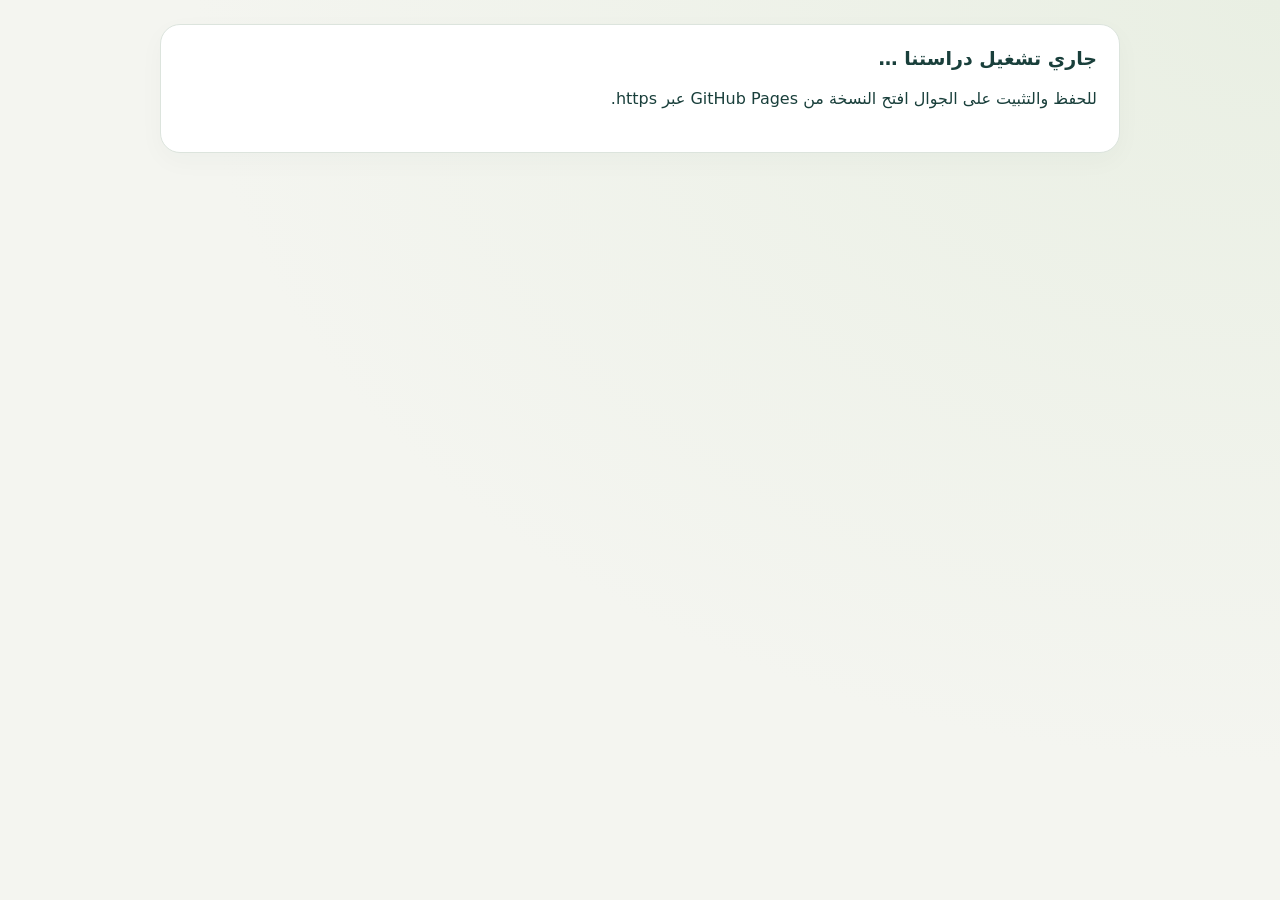
<file: index.html>
<!doctype html><html lang="ar" dir="rtl"><meta charset="utf-8"><meta name="viewport" content="width=device-width,initial-scale=1"><title>دراستنا — الرابط الموحد</title><style>body{font:18px system-ui;background:#f4f5f0;color:#193f3b;max-width:500px;margin:12vh auto;padding:24px;line-height:1.9}a{color:#24695f}</style><h1>انتقلنا إلى دراستنا</h1><p>جنى وجمانة وحكمة في تطبيق واحد. سجلات هذا الجهاز محفوظة.</p><a href="https://drburghash-sys.github.io/Exams/study/">افتح التطبيق الموحد</a><script>(async()=>{try{if('serviceWorker' in navigator){const scopes=["/Exams/", "/Exams/trainer/"];const regs=await navigator.serviceWorker.getRegistrations();await Promise.all(regs.filter(r=>scopes.includes(new URL(r.scope).pathname)).map(r=>r.unregister()))}}catch{}location.replace("https://drburghash-sys.github.io/Exams/study/")})();</script></html>
</file>
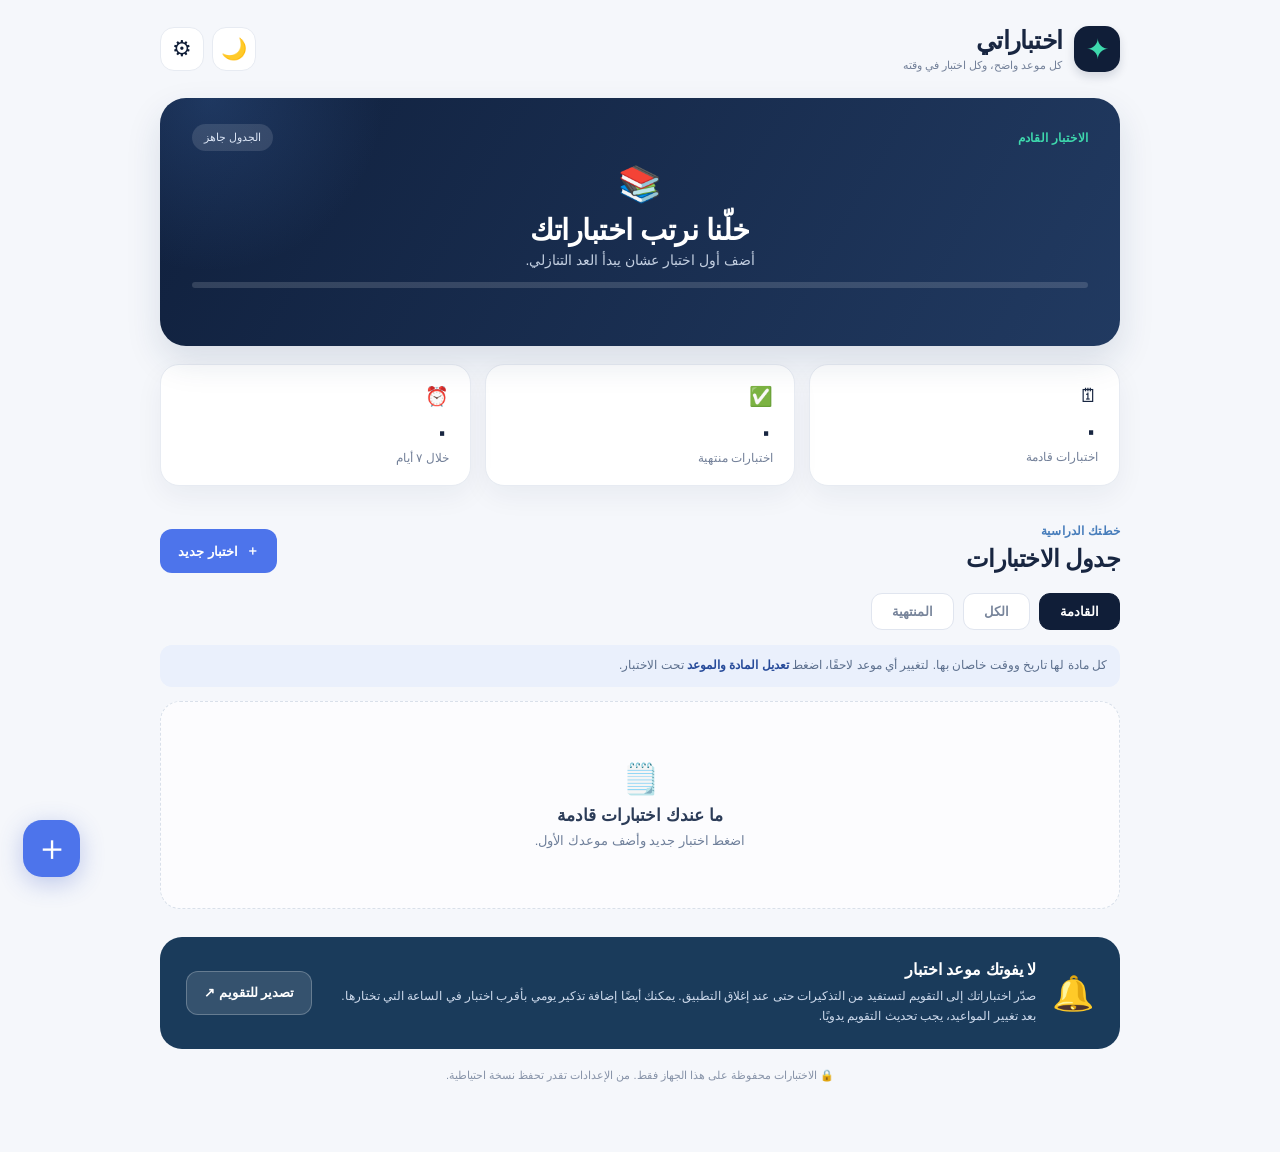
<file: ikhtibarati/index.html>
<!doctype html>
<html lang="ar" dir="rtl">
<head>
  <meta charset="UTF-8">
  <meta name="viewport" content="width=device-width,initial-scale=1,viewport-fit=cover">
  <meta name="theme-color" content="#101e38">
  <meta name="description" content="اختباراتي: جدول اختباراتك والعد التنازلي لأقرب اختبار مع تصدير التذكيرات للتقويم.">
  <meta name="apple-mobile-web-app-capable" content="yes">
  <meta name="apple-mobile-web-app-status-bar-style" content="default">
  <meta name="apple-mobile-web-app-title" content="اختباراتي">
  <link rel="apple-touch-icon" href="[data-uri]">
  <link rel="icon" type="image/png" href="[data-uri]">
  <script>
  /* Load visual preference before painting to avoid a flash of the other theme. */
  (() => {
    let theme = 'light';
    try {
      const saved = localStorage.getItem('ikhtibarati-theme');
      if (saved === 'dark' || saved === 'light') theme = saved;
      else if (window.matchMedia && window.matchMedia('(prefers-color-scheme: dark)').matches) theme = 'dark';
    } catch {}
    document.documentElement.dataset.theme = theme;
  })();
  </script>
  <style>
:root{--navy:#101e38;--navy2:#172b4e;--cream:#f5f7fb;--card:#ffffff;--text:#182641;--muted:#738099;--mint:#3ed9ad;--blue:#4d74eb;--stroke:#e7ebf2;--shadow:0 10px 28px rgba(22,38,73,.055)}
*{box-sizing:border-box}html{font-family:-apple-system,BlinkMacSystemFont,"Segoe UI",Tahoma,Arial,sans-serif;background:var(--cream);color:var(--text)}body{margin:0;min-height:100vh}button,input,textarea{font:inherit}button{cursor:pointer}button:focus-visible,input:focus-visible,textarea:focus-visible{outline:3px solid #66a4ff;outline-offset:2px}.page-shell{width:min(960px,calc(100% - 32px));margin:0 auto;padding:26px 0 70px}.topbar{display:flex;align-items:center;justify-content:space-between;margin-bottom:26px}.brand{display:flex;align-items:center;gap:12px}.logo{height:46px;width:46px;border-radius:15px;background:var(--navy);display:grid;place-items:center;color:var(--mint);font-size:28px;box-shadow:0 5px 10px rgba(16,30,56,.14)}.brand-title{font-size:25px;letter-spacing:-.8px;font-weight:850}.brand-subtitle{font-size:11px;color:var(--muted);margin-top:4px}.icon-button{background:#fff;color:var(--navy);border:1px solid var(--stroke);border-radius:14px;width:44px;height:44px;font-size:22px;display:grid;place-items:center}.hero{background:linear-gradient(120deg,#10203d,#213a61);color:white;min-height:248px;border-radius:26px;padding:26px 32px 24px;position:relative;overflow:hidden;box-shadow:0 15px 35px rgba(25,51,91,.13)}.hero:after{content:"";position:absolute;left:-125px;top:-175px;height:350px;width:350px;border-radius:50%;background:radial-gradient(circle,rgba(75,128,205,.24),transparent 70%);pointer-events:none}.hero-heading{display:flex;justify-content:space-between;align-items:center;position:relative;z-index:1}.eyebrow{font-size:12px;color:var(--mint);font-weight:800;letter-spacing:.2px}.eyebrow.dark{color:#477dbb}.hero-status{background:rgba(255,255,255,.12);font-size:11px;padding:7px 12px;border-radius:100px;color:#dce6f6}.hero-content{position:relative;z-index:1}.hero-empty{text-align:center;padding:13px 0 9px}.empty-illustration{font-size:35px}.hero h1{margin:8px 0 4px;font-size:29px;letter-spacing:-.5px}.hero p{color:#c3cfe1;margin:5px 0;font-size:14px}.hero-next{display:flex;justify-content:space-between;align-items:center;gap:18px;margin:12px 0 20px}.hero-label{font-size:13px;color:#b9c8dc}.hero-exam-title{font-size:clamp(23px,4vw,33px);font-weight:850;letter-spacing:-.4px;margin:6px 0}.hero-exam-date{font-size:14px;color:#d3e0ef}.countdown{text-align:center;flex-shrink:0;min-width:135px;border:1px solid rgba(255,255,255,.17);background:rgba(255,255,255,.07);padding:17px 18px;border-radius:22px}.count-number{font-size:34px;color:var(--mint);font-weight:900;font-variant-numeric:tabular-nums}.count-unit{font-size:12px;color:#d9e4f4;margin-top:3px}.hero-progress{background:rgba(255,255,255,.14);height:6px;border-radius:20px;overflow:hidden;position:relative;z-index:1}.hero-progress-fill{height:100%;width:0%;background:var(--mint);border-radius:20px;transition:width .4s}.stats{display:grid;grid-template-columns:repeat(3,minmax(0,1fr));gap:14px;margin:18px 0 35px}.stat{background:white;border-radius:19px;border:1px solid var(--stroke);box-shadow:var(--shadow);padding:20px 21px}.stat-icon{font-size:19px}.stat-num{font-size:28px;font-weight:850;margin:8px 0 2px}.stat-label{color:var(--muted);font-size:12px}.section-header{display:flex;justify-content:space-between;align-items:end;gap:12px}.section-header h2{font-size:24px;letter-spacing:-.6px;margin:6px 0 0}.button{border-radius:12px;border:1px solid transparent;min-height:44px;padding:11px 17px;font-weight:800;font-size:13px;display:inline-flex;align-items:center;justify-content:center;gap:8px;text-decoration:none}.button.primary{background:var(--blue);color:white}.button.primary:hover{background:#365ed8}.button.light{background:#f1f4f9;color:var(--navy)}.button.soft{background:#eff3ff;color:#3554ac}.button.outline-light{background:rgba(255,255,255,.12);color:white;border-color:rgba(255,255,255,.24);white-space:nowrap}.button.block{width:100%;margin-top:13px}.filter-list{display:flex;gap:9px;margin:20px 0 15px}.filter{border:1px solid #e0e5ef;background:#fff;color:#78859b;padding:10px 20px;border-radius:11px;font-size:13px;font-weight:800}.filter.active{background:var(--navy);border-color:var(--navy);color:white}.exam-list{display:flex;flex-direction:column;gap:12px;min-height:125px}.exam-card{background:white;border:1px solid var(--stroke);border-radius:20px;display:flex;gap:18px;align-items:center;padding:17px 20px;box-shadow:var(--shadow)}.date-tile{flex:0 0 72px;background:#eff4ff;border-radius:14px;text-align:center;padding:12px 6px;color:#284687}.date-tile .date-day{font-size:25px;font-weight:900;display:block;line-height:1.15}.date-tile .date-month{font-size:12px;font-weight:700;display:block;margin-top:3px}.exam-info{flex:1;min-width:0}.exam-name{margin:0 0 6px;font-size:18px;font-weight:850;overflow-wrap:anywhere}.exam-details{display:flex;gap:8px 16px;align-items:center;flex-wrap:wrap;color:#7b879d;font-size:12px}.exam-note{font-size:12px;color:#5d708c;margin:8px 0 0;white-space:pre-wrap;overflow-wrap:anywhere}.exam-left{display:flex;gap:8px;align-items:center;flex-wrap:wrap;justify-content:flex-end}.time-pill{color:#3556ab;background:#eff3ff;padding:7px 11px;border-radius:100px;font-size:11px;font-weight:850;white-space:nowrap}.time-pill.urgent{color:#b54744;background:#fff0ec}.time-pill.past{background:#f0f1f3;color:#6a7384}.small-icon{border:1px solid var(--stroke);border-radius:10px;width:36px;height:36px;background:#fff;color:#50617a;font-size:17px}.small-icon:hover{background:#f4f7fd}.exam-card.past-card{opacity:.72}.exam-card.past-card .date-tile{background:#edf0f3;color:#7a8493}.empty-list{display:flex;flex-direction:column;align-items:center;justify-content:center;min-height:208px;border:1.5px dashed #d9e0ea;border-radius:20px;background:rgba(255,255,255,.65);color:#70809b;text-align:center;padding:28px}.empty-list .emoji{font-size:30px}.empty-list h3{font-size:17px;color:#2c3c58;margin:9px 0 4px}.empty-list p{font-size:13px;margin:3px 0 0}.calendar-panel{display:flex;align-items:center;gap:16px;border-radius:22px;background:#1a3b5b;color:#fff;padding:23px 26px;margin-top:28px}.calendar-illustration{font-size:34px}.calendar-copy{flex:1}.calendar-copy h3{font-size:16px;margin:0 0 7px}.calendar-copy p{margin:0;color:#cfdbed;font-size:12px;line-height:1.7}.footer-note{text-align:center;font-size:11px;color:#8793a8;margin:20px 0 0}.floating-add{position:fixed;bottom:calc(23px + env(safe-area-inset-bottom));left:23px;z-index:5;border:0;background:var(--blue);color:white;width:57px;height:57px;border-radius:19px;font-size:36px;display:grid;place-items:center;box-shadow:0 6px 25px rgba(58,88,200,.3)}.dialog{width:min(490px,calc(100% - 26px));max-height:min(92dvh,900px);border:0;background:transparent;padding:0;border-radius:22px;overflow-y:auto}.dialog::backdrop{background:rgba(9,19,36,.58);backdrop-filter:blur(4px)}.modal-card{padding:25px 25px 21px;border-radius:22px;background:white}.dialog-title{display:flex;justify-content:space-between;align-items:center;gap:12px;margin-bottom:17px}.dialog-title h2{font-size:23px;margin:5px 0 0}.modal-card label:not(.check-grid label){display:block;font-size:13px;font-weight:800;color:#35465d;margin:15px 0 8px}.modal-card input:not([type="checkbox"]):not([type="file"]),.modal-card textarea{border:1px solid #dfe5ee;background:#fbfcff;border-radius:12px;padding:12px 13px;width:100%;color:#1f2c43;font-size:15px;min-height:45px;resize:vertical}.two-cols{display:grid;grid-template-columns:1fr 1fr;gap:12px}.required{color:#dc6573}.optional{font-size:11px;color:#9ca7b5}.modal-actions{display:flex;justify-content:flex-end;gap:10px;margin-top:24px}.settings-card{padding-bottom:24px}.setting-section{padding:15px 0 18px;border-bottom:1px solid var(--stroke)}.setting-section h3{font-size:15px;margin:0 0 7px}.setting-section p{font-size:12px;color:#77859b;line-height:1.8;margin:0 0 8px}.check-grid{display:grid;grid-template-columns:1fr 1fr;gap:10px}.check-grid label{font-size:12px;color:#304057;background:#f7f9fe;border-radius:9px;padding:11px 8px;display:flex;align-items:center;gap:6px}.check-grid input{accent-color:#496de8}.warning-section{border-bottom:0}.warning-section p{color:#6b6d81}.toast{position:fixed;bottom:90px;left:50%;transform:translateX(-50%) translateY(20px);background:#1b2941;color:#fff;border-radius:12px;padding:12px 18px;font-size:13px;max-width:calc(100vw - 35px);text-align:center;opacity:0;pointer-events:none;transition:.2s;z-index:200}.toast.show{opacity:1;transform:translateX(-50%) translateY(0)}
@media(max-width:650px){.page-shell{width:calc(100% - 28px);padding-top:19px}.hero{padding:21px 20px 22px;min-height:230px}.hero-next{align-items:stretch}.hero-exam-title{font-size:25px}.countdown{min-width:100px;padding:14px 11px}.count-number{font-size:27px}.stats{gap:8px;margin-bottom:31px}.stat{padding:14px 12px;border-radius:15px}.stat-num{font-size:23px}.stat-label{font-size:10px}.section-header h2{font-size:21px}.add-btn{font-size:12px;padding:9px 12px}.exam-card{align-items:flex-start;gap:11px;padding:13px}.date-tile{flex-basis:58px;padding:10px 4px}.date-tile .date-day{font-size:21px}.exam-name{font-size:16px}.exam-details{gap:6px;font-size:11px}.exam-left{flex:0 0 100%;justify-content:flex-start;margin-top:6px;margin-right:69px}.exam-card{flex-wrap:wrap}.calendar-panel{align-items:flex-start;flex-wrap:wrap;gap:10px;padding:18px 17px}.calendar-panel .button{width:100%}.calendar-illustration{font-size:25px}.brand-title{font-size:22px}.brand-subtitle{font-size:10px}.modal-card{padding:20px 17px}}
@media(max-width:360px){.two-cols{grid-template-columns:1fr}.countdown{min-width:94px}.hero-exam-title{font-size:21px}.hero{padding:19px 15px}}

.daily-pref{margin-top:16px;padding:13px 12px;border:1px solid #e8edf6;background:#f9fbfe;border-radius:12px;display:flex;align-items:center;gap:10px;justify-content:space-between;flex-wrap:wrap}.daily-pref .daily-switch{display:flex!important;align-items:center;gap:7px;margin:0!important}.daily-pref label[for="daily-time"]{margin:0!important;font-size:11px!important;color:#718098!important}.daily-pref input[type="time"]{width:120px!important;min-height:37px!important;padding:7px!important}.daily-pref input[type="checkbox"]{accent-color:#496de8}.daily-pref strong{font-size:12px}
/* V1.1: Make per-subject editing obvious and usable on a phone. */
.exam-help{font-size:12px;line-height:1.8;color:#5c6f8d;margin:0 0 14px;padding:10px 13px;border-radius:12px;background:#eaf0fc}
.exam-help strong{color:#274b9a}
.form-help{background:#f2f6ff;border:1px solid #e5edfc;border-radius:12px;color:#526783;font-size:13px;line-height:1.65;margin:2px 0 16px;padding:11px 12px}
.field-help{color:#76859d;font-size:11px;line-height:1.7;margin:9px 0 3px}
.exam-details span{line-height:1.6}
.edit-exam{border:1px solid #bad0ff;border-radius:10px;background:#ecf2ff;color:#2b51b0;min-height:39px;padding:8px 12px;white-space:nowrap;font-size:12px;font-weight:800}
.edit-exam:hover{background:#e1eafe}
.edit-exam:focus-visible{outline:3px solid #66a4ff;outline-offset:2px}
@media(max-width:650px){.exam-left{margin-right:0;width:100%;flex-basis:100%;justify-content:flex-start}.exam-left .time-pill{margin-left:auto}.edit-exam{flex:1;min-width:150px}.modal-card input[type=date],.modal-card input[type=time]{min-width:0;direction:ltr;text-align:center}}


/* Night/day appearance. Only the dedicated theme preference is stored; exam data is untouched. */
html[data-theme="dark"]{
  color-scheme:dark;
  --cream:#0b1322;--card:#152238;--text:#edf3ff;--muted:#acbad0;
  --stroke:#31445e;--navy:#203c62;--navy2:#294d73;--blue:#6588ff;
  --mint:#68e6c1;--shadow:0 12px 32px rgba(0,0,0,.19);
}
.top-actions{display:flex;align-items:center;gap:8px}
.theme-toggle{font-size:21px}
html[data-theme="dark"] .logo{background:#263c61;color:var(--mint);box-shadow:none}
html[data-theme="dark"] .icon-button,
html[data-theme="dark"] .stat,
html[data-theme="dark"] .exam-card,
html[data-theme="dark"] .modal-card,
html[data-theme="dark"] .small-icon{background:var(--card);color:var(--text);border-color:var(--stroke)}
html[data-theme="dark"] .hero{background:linear-gradient(120deg,#172743,#29466d);box-shadow:0 12px 35px rgba(0,0,0,.14)}
html[data-theme="dark"] .eyebrow.dark{color:#96bdff}
html[data-theme="dark"] .button.primary{color:#fff;background:#4e6fda}
html[data-theme="dark"] .button.primary:hover{background:#6285fc}
html[data-theme="dark"] .button.light,
html[data-theme="dark"] .button.soft{background:#253955;color:#dbe9ff}
html[data-theme="dark"] .filter{background:var(--card);color:#bac8de;border-color:var(--stroke)}
html[data-theme="dark"] .filter.active{background:#365bb0;border-color:#547bdb;color:#fff}
html[data-theme="dark"] .date-tile{background:#263c60;color:#cee0ff}
html[data-theme="dark"] .exam-details{color:#b0bfd6}
html[data-theme="dark"] .exam-note{color:#b8c9e0}
html[data-theme="dark"] .time-pill{background:#263b61;color:#cfdbff}
html[data-theme="dark"] .time-pill.urgent{background:#53323b;color:#ffbdbd}
html[data-theme="dark"] .time-pill.past{background:#263144;color:#acb8cb}
html[data-theme="dark"] .exam-card.past-card .date-tile{background:#242f42;color:#b4c3da}
html[data-theme="dark"] .small-icon:hover{background:#263b57}
html[data-theme="dark"] .empty-list{background:#142136;border-color:#455873;color:#b3c5df}
html[data-theme="dark"] .empty-list h3{color:#e6efff}
html[data-theme="dark"] .calendar-panel{background:#1b3555}
html[data-theme="dark"] .footer-note{color:#a6b6cc}
html[data-theme="dark"] .modal-card label:not(.check-grid label){color:#dbe5f6}
html[data-theme="dark"] .modal-card input:not([type="checkbox"]):not([type="file"]),
html[data-theme="dark"] .modal-card textarea{background:#101b2c;color:#eff5ff;border-color:#40536c}
html[data-theme="dark"] .modal-card input::placeholder,
html[data-theme="dark"] .modal-card textarea::placeholder{color:#94a3ba}
html[data-theme="dark"] .setting-section p{color:#b3c0d5}
html[data-theme="dark"] .check-grid label{background:#21324c;color:#e1e9f6}
html[data-theme="dark"] .daily-pref{background:#1b2c45;border-color:#374b68}
html[data-theme="dark"] .daily-pref label[for="daily-time"]{color:#bbcbe1!important}
html[data-theme="dark"] .warning-section p{color:#bac9dd}
html[data-theme="dark"] .exam-help{background:#1e3354;color:#c9d9f0}
html[data-theme="dark"] .exam-help strong{color:#a9c7ff}
html[data-theme="dark"] .form-help{background:#203450;border-color:#385479;color:#c7d7ed}
html[data-theme="dark"] .field-help{color:#b0c0d8}
html[data-theme="dark"] .edit-exam{background:#263e66;color:#d7e6ff;border-color:#5274b1}
html[data-theme="dark"] .edit-exam:hover{background:#335483}
html[data-theme="dark"] .toast{background:#e9f1ff;color:#14213b}

</style>
  <title>اختباراتي | جدول اختباراتك</title>
</head>
<body>
  <div class="page-shell">
    <header class="topbar">
      <div class="brand">
        <div class="logo" aria-hidden="true">✦</div>
        <div><div class="brand-title">اختباراتي</div><div class="brand-subtitle">كل موعد واضح، وكل اختبار في وقته</div></div>
      </div>
      <div class="top-actions">
        <button id="toggle-theme" class="icon-button theme-toggle" type="button" aria-label="تشغيل الوضع الليلي" aria-pressed="false" title="التبديل بين الليل والنهار">🌙</button>
        <button id="open-settings" class="icon-button" aria-label="الإعدادات والنسخ الاحتياطية" title="الإعدادات">⚙</button>
      </div>
    </header>

    <main>
      <section class="hero" aria-labelledby="hero-title">
        <div class="hero-heading"><span class="eyebrow">الاختبار القادم</span><span id="hero-status" class="hero-status">الجدول جاهز</span></div>
        <div class="hero-content" id="hero-content">
          <div class="hero-empty"><div class="empty-illustration">📚</div><h1 id="hero-title">خلّنا نرتب اختباراتك</h1><p>أضف أول اختبار عشان يبدأ العد التنازلي.</p></div>
        </div>
        <div id="hero-progress" class="hero-progress" aria-hidden="true"><div id="hero-progress-bar" class="hero-progress-fill"></div></div>
      </section>

      <section class="stats" aria-label="ملخص اختباراتك">
        <div class="stat"><span class="stat-icon" aria-hidden="true">🗓</span><div class="stat-num" id="upcoming-count">٠</div><div class="stat-label">اختبارات قادمة</div></div>
        <div class="stat"><span class="stat-icon" aria-hidden="true">✅</span><div class="stat-num" id="completed-count">٠</div><div class="stat-label">اختبارات منتهية</div></div>
        <div class="stat"><span class="stat-icon" aria-hidden="true">⏰</span><div class="stat-num" id="this-week-count">٠</div><div class="stat-label">خلال ٧ أيام</div></div>
      </section>

      <section class="section" aria-label="جدول الاختبارات">
        <div class="section-header"><div><span class="eyebrow dark">خطتك الدراسية</span><h2>جدول الاختبارات</h2></div><button id="add-exam-top" class="button primary add-btn"><span aria-hidden="true">＋</span> اختبار جديد</button></div>
        <div class="filter-list" role="group" aria-label="فلترة الاختبارات">
          <button class="filter active" data-filter="upcoming" aria-pressed="true">القادمة</button>
          <button class="filter" data-filter="all" aria-pressed="false">الكل</button>
          <button class="filter" data-filter="past" aria-pressed="false">المنتهية</button>
        </div>
        <p class="exam-help">كل مادة لها تاريخ ووقت خاصان بها. لتغيير أي موعد لاحقًا، اضغط <strong>تعديل المادة والموعد</strong> تحت الاختبار.</p>
        <div id="exam-list" class="exam-list" aria-live="polite"></div>
      </section>

      <section class="calendar-panel">
        <div class="calendar-illustration" aria-hidden="true">🔔</div>
        <div class="calendar-copy"><h3>لا يفوتك موعد اختبار</h3><p>صدّر اختباراتك إلى التقويم لتستفيد من التذكيرات حتى عند إغلاق التطبيق. يمكنك أيضًا إضافة تذكير يومي بأقرب اختبار في الساعة التي تختارها. بعد تغيير المواعيد، يجب تحديث التقويم يدويًا.</p></div>
        <button id="export-calendar" class="button outline-light">تصدير للتقويم ↗</button>
      </section>
      <p class="footer-note">🔒 الاختبارات محفوظة على هذا الجهاز فقط. من الإعدادات تقدر تحفظ نسخة احتياطية.</p>
    </main>
  </div>

  <button id="floating-add" class="floating-add" aria-label="إضافة اختبار">＋</button>

  <dialog id="exam-dialog" class="dialog" aria-labelledby="exam-dialog-title">
    <form id="exam-form" class="modal-card">
      <div class="dialog-title"><div><span class="eyebrow dark">موعد مهم</span><h2 id="exam-dialog-title">إضافة اختبار</h2></div><button type="button" class="icon-button close-modal" aria-label="إغلاق">✕</button></div>
      <p class="form-help">سجّل اسم المادة وحدد يوم وساعة اختبارها، ويمكنك تغييرها متى أردت.</p>
      <input type="hidden" id="exam-id">
      <label for="subject">اسم المادة <span class="required">*</span></label>
      <input id="subject" name="subject" type="text" placeholder="مثلاً: الرياضيات" maxlength="70" required>
      <div class="two-cols">
        <div><label for="exam-date">تاريخ الاختبار <span class="required">*</span></label><input id="exam-date" name="date" type="date" required></div>
        <div><label for="exam-time">الوقت <span class="required">*</span></label><input id="exam-time" name="time" type="time" value="08:00" required></div>
      </div>
      <p class="field-help">التاريخ والوقت المحددان هنا يخصّان هذه المادة فقط.</p>
      <label for="exam-location">القاعة / المكان <span class="optional">اختياري</span></label><input id="exam-location" name="location" type="text" maxlength="90" placeholder="مثلاً: القاعة ١٠٢">
      <label for="exam-notes">ملاحظات للمراجعة <span class="optional">اختياري</span></label><textarea id="exam-notes" name="notes" rows="3" maxlength="500" placeholder="مثلاً: من الفصل ١ إلى الفصل ٤"></textarea>
      <p class="field-help">إذا سبق أن أضفت الاختبار إلى التقويم، فستحتاج لتحديث موعده في التقويم بعد أي تعديل.</p>
      <div class="modal-actions"><button type="button" class="button light close-modal">إلغاء</button><button type="submit" class="button primary" id="save-exam">حفظ الاختبار</button></div>
    </form>
  </dialog>

  <dialog id="settings-dialog" class="dialog" aria-labelledby="settings-title">
    <div class="modal-card settings-card">
      <div class="dialog-title"><div><span class="eyebrow dark">تحكم بجدولك</span><h2 id="settings-title">الإعدادات</h2></div><button type="button" class="icon-button close-modal" aria-label="إغلاق">✕</button></div>
      <div class="setting-section"><h3>تنبيهات التقويم</h3><p>اختر متى ترغب في تذكيرك قبل كل اختبار. تعتمد التنبيهات على تطبيق التقويم بعد استيراد الملف، وليس على فتح موقع اختباراتي.</p>
        <div id="alarm-options" class="check-grid">
          <label><input type="checkbox" value="-P7D"> قبل أسبوع</label>
          <label><input type="checkbox" value="-P3D"> قبل ٣ أيام</label>
          <label><input type="checkbox" value="-P1D"> قبل يوم</label>
          <label><input type="checkbox" value="-PT3H"> قبل ٣ ساعات</label>
          <label><input type="checkbox" value="-PT1H"> قبل ساعة</label>
        </div>
        <div class="daily-pref"><label class="daily-switch"><input type="checkbox" id="daily-enabled" checked> <strong>تذكير يومي بأقرب اختبار</strong></label><label for="daily-time">وقت التنبيه اليومي</label><input id="daily-time" type="time" value="20:00"></div>
        <button id="save-reminders" class="button soft block">حفظ أوقات التذكير</button>
      </div>
      <div class="setting-section"><h3>النسخة الاحتياطية</h3><p>احفظ نسخة JSON إذا بدّلت جهازك أو حذفت بيانات المتصفح.</p>
        <div class="two-cols"><button id="backup-data" class="button soft" type="button">⬇ تنزيل نسخة</button><button id="restore-data" class="button soft" type="button">⬆ استعادة نسخة</button></div>
        <input id="import-file" type="file" accept=".json,application/json" hidden>
      </div>
      <div class="setting-section warning-section"><h3>مهم بخصوص الإشعارات</h3><p>هذه النسخة لا ترسل إشعارات تلقائية من نفسها عندما يكون التطبيق مغلقًا. يمكنك تصدير المواعيد والتذكيرات إلى التقويم، مع الاحتفاظ ببيانات التطبيق على جهازك فقط.</p></div>
      <div class="modal-actions"><button type="button" class="button primary close-modal">تم</button></div>
    </div>
  </dialog>

  <div id="toast" role="status" class="toast" aria-live="polite"></div>
  <script>
/* اختباراتي — Local-first exam planner; no external analytics or server. */
(() => {
  'use strict';
  const storage = (() => {
    try { const s = window.localStorage, k = '__ikhtibarati_probe'; s.setItem(k, '1'); s.removeItem(k); return s; }
    catch { const memory = new Map(); return {getItem:k=>memory.get(k)??null,setItem:(k,v)=>memory.set(k,String(v)),removeItem:k=>memory.delete(k)}; }
  })();
  const STORAGE = 'ikhtibarati-v1-exams';
  const REMINDERS = 'ikhtibarati-v1-reminders';
  const DAILY_ENABLED = 'ikhtibarati-v1-daily';
  const DAILY_TIME = 'ikhtibarati-v1-daily-time';
  const DEFAULT_ALARMS = ['-P3D', '-P1D', '-PT3H'];
  const ALL_ALARMS = ['-P7D', '-P3D', '-P1D', '-PT3H', '-PT1H'];
  const $ = (id) => document.getElementById(id);
  const number = new Intl.NumberFormat('ar-SA-u-nu-arab', {useGrouping:false});
  const dateFormatter = new Intl.DateTimeFormat('ar-SA-u-ca-gregory', {weekday:'long',day:'numeric',month:'long'});
  const monthFormatter = new Intl.DateTimeFormat('ar-SA-u-ca-gregory', {month:'short'});
  const timeFormatter = new Intl.DateTimeFormat('ar-SA-u-nu-arab', {hour:'numeric',minute:'2-digit',hour12:true});
  const el = (tag, className, text) => {
    const node = document.createElement(tag);
    if (className) node.className = className;
    if (text !== undefined) node.textContent = text;
    return node;
  };
  const safeJSON = (s, fallback) => { try {return JSON.parse(s)} catch {return fallback} };
  function validExam(x) {
    return x && typeof x.id==='string' && x.id.length<140 && typeof x.subject==='string' && x.subject.trim() && x.subject.length<=70 &&
      /^\d{4}-\d{2}-\d{2}$/.test(x.date) && /^\d{2}:\d{2}$/.test(x.time) &&
      !Number.isNaN(new Date(`${x.date}T${x.time}:00`).getTime()) && typeof (x.location??'')==='string' &&
      typeof (x.notes??'')==='string' && (x.location??'').length<=90 && (x.notes??'').length<=500;
  }
  let exams = safeJSON(storage.getItem(STORAGE), []);
  if (!Array.isArray(exams)) exams=[];
  exams=exams.filter(validExam).map(x=>({...x,completed:Boolean(x.completed)}));
  let alarms = safeJSON(storage.getItem(REMINDERS), DEFAULT_ALARMS);
  if(!Array.isArray(alarms)) alarms=DEFAULT_ALARMS;
  alarms = ALL_ALARMS.filter(x=>alarms.includes(x));
  let dailyEnabled = storage.getItem(DAILY_ENABLED) !== 'false';
  let dailyTime = storage.getItem(DAILY_TIME) || '20:00';
  if (!/^([01]\d|2[0-3]):[0-5]\d$/.test(dailyTime)) dailyTime='20:00';
  let filter = 'upcoming';
  let toastTimer;
  const when = x => new Date(`${x.date}T${x.time}:00`);
  const future = (x, n=Date.now()) => !x.completed && when(x).getTime()>n;
  const chronological = (a,b) => when(a)-when(b);
  const esc = (value) => String(value??'').replace(/[&<>"']/g,c=>({'&':'&amp;','<':'&lt;','>':'&gt;','"':'&quot;',"'":'&#39;'}[c]));
  function persist(){storage.setItem(STORAGE,JSON.stringify(exams));render()}
  function notify(message){const toast=$('toast');toast.textContent=message;toast.classList.add('show');clearTimeout(toastTimer);toastTimer=setTimeout(()=>toast.classList.remove('show'),3300)}
  const digits = n => number.format(Math.max(0,Math.floor(n)));
  function timeLeft(d) {
    const ms = d.getTime()-Date.now();
    if(ms<=0) return {value:'٠',unit:'انتهى موعده',label:'انتهى الموعد'};
    const days=Math.floor(ms/86400000), hours=Math.floor((ms%86400000)/3600000);
    const mins=Math.ceil((ms%3600000)/60000);
    if(days>=1) return {value:digits(days),unit:days===1?'يوم متبقٍ':`يوم متبقٍ • ${digits(hours)} ساعة`,label:`متبقي ${digits(days)} يوم`};
    if(hours>=1) return {value:digits(hours),unit:`ساعة متبقية • ${digits(mins%60)} دقيقة`,label:`خلال ${digits(hours)} ساعة`};
    return {value:digits(Math.ceil(ms/60000)),unit:'دقيقة متبقية',label:'قريب جدًا'};
  }
  function renderHero(next, count) {
    $('hero-status').textContent=next?'شدّ حيلك!':'الجدول جاهز';
    const wrap=$('hero-content');
    if(!next){wrap.innerHTML='<div class="hero-empty"><div class="empty-illustration">📚</div><h1 id="hero-title">خلّنا نرتب اختباراتك</h1><p>أضف أول اختبار عشان يبدأ العد التنازلي.</p></div>';$('hero-progress-bar').style.width='0%';return}
    const remaining=timeLeft(when(next));
    wrap.innerHTML=`<div class="hero-next"><div><div class="hero-label">جهّز نفسك لمادة</div><h1 class="hero-exam-title" id="hero-title">${esc(next.subject)}</h1><div class="hero-exam-date">${esc(dateFormatter.format(when(next)))} • ${esc(timeFormatter.format(when(next)))}</div></div><div class="countdown"><div class="count-number">${remaining.value}</div><div class="count-unit">${remaining.unit}</div></div></div>`;
    const daysUntil=(when(next).getTime()-Date.now())/86400000;
    $('hero-progress-bar').style.width=`${Math.min(100,Math.max(5,100*(1-Math.min(daysUntil,14)/14)))}%`;
  }
  function render() {
    const now=Date.now();
    const upcoming=exams.filter(x=>future(x,now)).sort(chronological);
    const past=exams.filter(x=>!future(x,now)).sort((a,b)=>chronological(b,a));
    $('upcoming-count').textContent=digits(upcoming.length);
    $('completed-count').textContent=digits(past.length);
    $('this-week-count').textContent=digits(upcoming.filter(x=>when(x).getTime()-now <= 7*86400000).length);
    renderHero(upcoming[0],upcoming.length);
    const active=filter==='upcoming'?upcoming:filter==='past'?past:[...upcoming,...past];
    const list=$('exam-list');list.replaceChildren();
    if(!active.length){
      const no=el('div','empty-list');
      no.innerHTML=`<div class="emoji">${filter==='upcoming'?'🗒️':'✨'}</div><h3>${filter==='upcoming'?'ما عندك اختبارات قادمة':'ما فيه اختبارات هنا'}</h3><p>${filter==='upcoming'?'اضغط اختبار جديد وأضف موعدك الأول.':'اختر تبويبًا آخر أو أضف اختبارًا.'}</p>`;
      list.appendChild(no);return;
    }
    active.forEach(x=>{
      const isFuture=future(x,now), dt=when(x), left=timeLeft(dt);
      const card=el('article','exam-card'+(isFuture?'':' past-card'));
      const tile=el('div','date-tile');tile.innerHTML=`<span class="date-day">${digits(dt.getDate())}</span><span class="date-month">${esc(monthFormatter.format(dt))}</span>`;
      const info=el('div','exam-info');
      info.innerHTML=`<h3 class="exam-name">${esc(x.subject)}</h3><div class="exam-details"><span>📅 ${esc(dateFormatter.format(dt))} ${digits(dt.getFullYear())}</span><span>🕒 ${esc(timeFormatter.format(dt))}</span>${x.location?`<span>📍 ${esc(x.location)}</span>`:''}</div>${x.notes?`<p class="exam-note">${esc(x.notes)}</p>`:''}`;
      const actions=el('div','exam-left');
      const badge=el('span','time-pill'+(!isFuture?' past':when(x).getTime()-now<86400000?' urgent':''),isFuture?left.label:x.completed?'✓ تم الاختبار':'انتهى الموعد');
      actions.appendChild(badge);
      const cal=el('button','small-icon','🗓');cal.type='button';cal.title='إضافة هذا الاختبار إلى تقويم Google';cal.setAttribute('aria-label',`إضافة ${x.subject} إلى تقويم Google`);cal.onclick=()=>openGoogleCalendar(x);actions.appendChild(cal);
      const edit=el('button','edit-exam','✎ تعديل المادة والموعد');edit.type='button';edit.title='تعديل اسم المادة أو التاريخ أو الوقت';edit.setAttribute('aria-label',`تعديل اسم ${x.subject} وتاريخ الاختبار ووقته`);edit.onclick=()=>openExamDialog(x);actions.appendChild(edit);
      const complete=el('button','small-icon',x.completed?'↶':'✓');complete.type='button';complete.title=x.completed?'إلغاء تم':'تحديد كمكتمل';complete.setAttribute('aria-label',x.completed?'إلغاء تحديد كمكتمل':'تحديد كمكتمل');complete.onclick=()=>{x.completed=!x.completed;persist();notify(x.completed?'تم تحديد الاختبار كمكتمل':'أُعيد الاختبار إلى الجدول')};actions.appendChild(complete);
      const del=el('button','small-icon','×');del.type='button';del.title='حذف';del.setAttribute('aria-label',`حذف ${x.subject}`);del.onclick=()=>{if(confirm(`هل تريد حذف اختبار «${x.subject}»؟\nلن يُحذف من التقويم إذا سبق تصديره.`)){exams=exams.filter(a=>a.id!==x.id);persist();notify('حُذف الاختبار')}};actions.appendChild(del);
      card.append(tile,info,actions);list.appendChild(card);
    });
    if('setAppBadge' in navigator){navigator.setAppBadge(upcoming.length).catch(()=>{})}
  }
  function openExamDialog(x) {
    $('exam-form').reset();$('exam-id').value=x?.id??'';
    $('exam-dialog-title').textContent=x?'تعديل المادة والموعد':'إضافة اختبار';
    $('save-exam').textContent=x?'حفظ التعديلات':'حفظ الاختبار';
    if(x){$('subject').value=x.subject;$('exam-date').value=x.date;$('exam-time').value=x.time;$('exam-location').value=x.location??'';$('exam-notes').value=x.notes??''}
    else {const now=new Date(), dd=new Date(now.getTime()-now.getTimezoneOffset()*60000);$('exam-date').value=dd.toISOString().slice(0,10);$('exam-time').value='08:00'}
    $('exam-dialog').showModal();setTimeout(()=>$('subject').focus(),50);
  }
  function isoNow(){return new Date().toISOString().replace(/[-:]/g,'').replace(/\.\d{3}/,'')}
  const icsEscape=str=>String(str??'').replace(/\\/g,'\\\\').replace(/\r?\n/g,'\\n').replace(/,/g,'\\,').replace(/;/g,'\\;');
  const utc = date => date.toISOString().replace(/[-:]/g,'').replace(/\.\d{3}/,'');
  function folded(s){let lines=[];let running='',size=0;for (const cp of s){const bytes=new TextEncoder().encode(cp).length;if(size+bytes>73){lines.push(running);running=' '+cp;size=1+bytes}else{running+=cp;size+=bytes}}lines.push(running);return lines.join('\r\n')}
  // Each consecutive block of daily reminders is one recurring calendar event.
  // The subject changes automatically in the exported calendar as exams pass.
  function buildDailySeries(items){
    if(!items.length)return [];
    const ordered=[...items].sort(chronological);
    const now=Date.now(), last=Math.max(...ordered.map(x=>when(x).getTime()));
    const [hour,minute]=dailyTime.split(':').map(Number);
    const start=new Date();start.setHours(0,0,0,0);
    const groups=[];
    for(let d=0;d<366;d++){
      const at=new Date(start);at.setDate(start.getDate()+d);at.setHours(hour,minute,0,0);
      if(at.getTime()<=now || at.getTime()>=last)continue;
      const next=ordered.find(x=>when(x).getTime()>at.getTime());
      if(!next)continue;
      const prior=groups[groups.length-1];
      if(prior&&prior.exam.id===next.id){prior.count+=1}
      else groups.push({exam:next,from:at,count:1});
    }
    return groups;
  }
  function calendarText(items){
    const rows=['BEGIN:VCALENDAR','VERSION:2.0','PRODID:-//Ikhtibarati//Exam Planner//AR','CALSCALE:GREGORIAN','METHOD:PUBLISH','X-WR-CALNAME:اختباراتي'];
    items.forEach(x=>{
      const from=when(x), to=new Date(from.getTime()+90*60000);
      rows.push('BEGIN:VEVENT',`UID:ikhtibarati-${x.id}@local.exam`, `DTSTAMP:${isoNow()}`,`DTSTART:${utc(from)}`,`DTEND:${utc(to)}`,`SUMMARY:${icsEscape('اختبار '+x.subject)}`,`DESCRIPTION:${icsEscape(x.notes??'')}`,`LOCATION:${icsEscape(x.location??'')}`);
      alarms.forEach(a=>rows.push('BEGIN:VALARM',`TRIGGER:${a}`,'ACTION:DISPLAY',`DESCRIPTION:${icsEscape('تذكير باختبار '+x.subject)}`,'END:VALARM'));
      rows.push('END:VEVENT');
    });
    if(dailyEnabled) {
      const groups = buildDailySeries(items);
      groups.forEach(group => {
        const from = group.from;
        rows.push('BEGIN:VEVENT', `UID:ikhtibarati-daily-${group.exam.id}-${from.getFullYear()}${String(from.getMonth()+1).padStart(2,'0')}${String(from.getDate()).padStart(2,'0')}@local.exam`,
          `DTSTAMP:${isoNow()}`, `DTSTART:${utc(from)}`, `DTEND:${utc(new Date(from.getTime()+10*60000))}`,
          `RRULE:FREQ=DAILY;COUNT=${group.count}`, `SUMMARY:${icsEscape('تذكير يومي — أقرب اختبار: '+group.exam.subject)}`,
          `DESCRIPTION:${icsEscape('الاختبار القادم: '+group.exam.subject+' • '+dateFormatter.format(when(group.exam))+' • '+timeFormatter.format(when(group.exam)))}`,
          'BEGIN:VALARM','TRIGGER:PT0S','ACTION:DISPLAY',
          `DESCRIPTION:${icsEscape('أقرب اختبار: '+group.exam.subject)}`,'END:VALARM','END:VEVENT');
      });
    }
    rows.push('END:VCALENDAR');return rows.map(folded).join('\r\n')+'\r\n';
  }
  function download(name,content,mime){const blob=new Blob([content],{type:mime});const url=URL.createObjectURL(blob);const a=document.createElement('a');a.href=url;a.download=name;document.body.appendChild(a);a.click();a.remove();setTimeout(()=>URL.revokeObjectURL(url),5000)}
  function exportCalendar(){const now=Date.now(), items=exams.filter(x=>future(x,now)).sort(chronological);
    if(!items.length){notify('أضف اختبارًا قادمًا أولًا');return}
    download('ikhtibarati-calendar.ics',calendarText(items),'text/calendar;charset=utf-8');
    notify(`تم تجهيز تقويم ${digits(items.length)} اختبار. استورده في تطبيق التقويم.`);
  }
  function openGoogleCalendar(x){const start=utc(when(x)),end=utc(new Date(when(x).getTime()+90*60000));const url=new URL('https://calendar.google.com/calendar/render');url.searchParams.set('action','TEMPLATE');url.searchParams.set('text','اختبار '+x.subject);url.searchParams.set('dates',start+'/'+end);url.searchParams.set('details',x.notes??'');url.searchParams.set('location',x.location??'');window.open(url.toString(),'_blank','noopener,noreferrer')}
  function closeModal(e){e.closest('dialog').close()}
  $('exam-form').addEventListener('submit',e=>{
    e.preventDefault();const subject=$('subject').value.trim(), date=$('exam-date').value, time=$('exam-time').value;
    const target=new Date(`${date}T${time}:00`);
    if(!subject||Number.isNaN(target.getTime())){notify('تأكد من اسم المادة والتاريخ والوقت');return}
    const id=$('exam-id').value;
    const data={id:id||('e'+Date.now().toString(36)+Math.random().toString(36).slice(2,8)),subject,date,time,location:$('exam-location').value.trim(),notes:$('exam-notes').value.trim(),completed:false};
    if(id){const old=exams.find(x=>x.id===id);if(old){data.completed=old.completed;Object.assign(old,data)}}else exams.push(data);
    persist();$('exam-dialog').close();notify(id?'حُفظ الاسم والتاريخ والوقت. حدّث التقويم إذا سبق تصديره.':'أُضيف الاختبار بموعده المحدد');
  });
  function updateThemeButton(){
    const dark=document.documentElement.dataset.theme==='dark';
    const btn=$('toggle-theme');
    btn.textContent=dark?'☀️':'🌙';
    btn.title=dark?'التحويل إلى الوضع النهاري':'التحويل إلى الوضع الليلي';
    btn.setAttribute('aria-label',btn.title);
    btn.setAttribute('aria-pressed',String(dark));
    const meta=document.querySelector('meta[name="theme-color"]');
    if(meta)meta.content=dark?'#0b1322':'#101e38';
  }
  $('toggle-theme').addEventListener('click',()=>{
    const next=document.documentElement.dataset.theme==='dark'?'light':'dark';
    document.documentElement.dataset.theme=next;
    try{localStorage.setItem('ikhtibarati-theme',next)}catch{}
    updateThemeButton();
  });
  updateThemeButton();
  $('add-exam-top').addEventListener('click',()=>openExamDialog());
  $('floating-add').addEventListener('click',()=>openExamDialog());
  $('open-settings').addEventListener('click',()=>{$$('#alarm-options input').forEach(x=>x.checked=alarms.includes(x.value));$('daily-enabled').checked=dailyEnabled;$('daily-time').value=dailyTime;$('settings-dialog').showModal()});
  function $$(selector){return Array.from(document.querySelectorAll(selector))}
  $$('.close-modal').forEach(btn=>btn.addEventListener('click',()=>closeModal(btn)));
  $$('.dialog').forEach(d=>d.addEventListener('click',(e)=>{if(e.target===d)d.close()}));
  $$('.filter').forEach(b=>b.addEventListener('click',()=>{filter=b.dataset.filter;$$('.filter').forEach(x=>{x.classList.toggle('active',x===b);x.setAttribute('aria-pressed',x===b?'true':'false')});render()}));
  $('export-calendar').addEventListener('click',exportCalendar);
  $('save-reminders').addEventListener('click',()=>{alarms=$$('#alarm-options input:checked').map(x=>x.value);dailyEnabled=$('daily-enabled').checked;dailyTime=$('daily-time').value||'20:00';storage.setItem(REMINDERS,JSON.stringify(alarms));storage.setItem(DAILY_ENABLED,String(dailyEnabled));storage.setItem(DAILY_TIME,dailyTime);notify('حُفظت الأوقات. أعد تصدير التقويم لتطبيقها.')});
  $('backup-data').addEventListener('click',()=>{const d=new Date().toISOString().slice(0,10);download(`ikhtibarati-backup-${d}.json`,JSON.stringify({app:'ikhtibarati',version:1,createdAt:new Date().toISOString(),exams,alarms,dailyEnabled,dailyTime},null,2),'application/json');notify('تم تنزيل النسخة الاحتياطية')});
  $('restore-data').addEventListener('click',()=>$('import-file').click());
  $('import-file').addEventListener('change',async e=>{
    const file=e.target.files?.[0];if(!file)return;
    try{if(file.size>2*1024*1024)throw new Error('الملف كبير جدًا');const data=JSON.parse(await file.text());
      if(data.app!=='ikhtibarati'||!Array.isArray(data.exams)||data.exams.length>3000||!data.exams.every(validExam))throw new Error('صيغة النسخة غير صالحة');
      if(!confirm(`استعادة ${data.exams.length} اختبار؟ سيُستبدل الجدول الحالي كاملًا.`))return;
      exams=data.exams.map(x=>({...x,completed:Boolean(x.completed)}));alarms=Array.isArray(data.alarms)?ALL_ALARMS.filter(x=>data.alarms.includes(x)):DEFAULT_ALARMS;
      dailyEnabled=data.dailyEnabled!==false;dailyTime=/^([01]\d|2[0-3]):[0-5]\d$/.test(data.dailyTime)?data.dailyTime:'20:00';
      storage.setItem(REMINDERS,JSON.stringify(alarms));storage.setItem(DAILY_ENABLED,String(dailyEnabled));storage.setItem(DAILY_TIME,dailyTime);persist();$('settings-dialog').close();notify('تمت استعادة البيانات بنجاح');
    }catch(err){notify('تعذرت الاستعادة: '+err.message)}finally{e.target.value=''}
  });
  render();setInterval(render,60000);
  document.addEventListener('visibilitychange',()=>{if(!document.hidden)render()});
})();

</script>
</body>
</html>
</file>
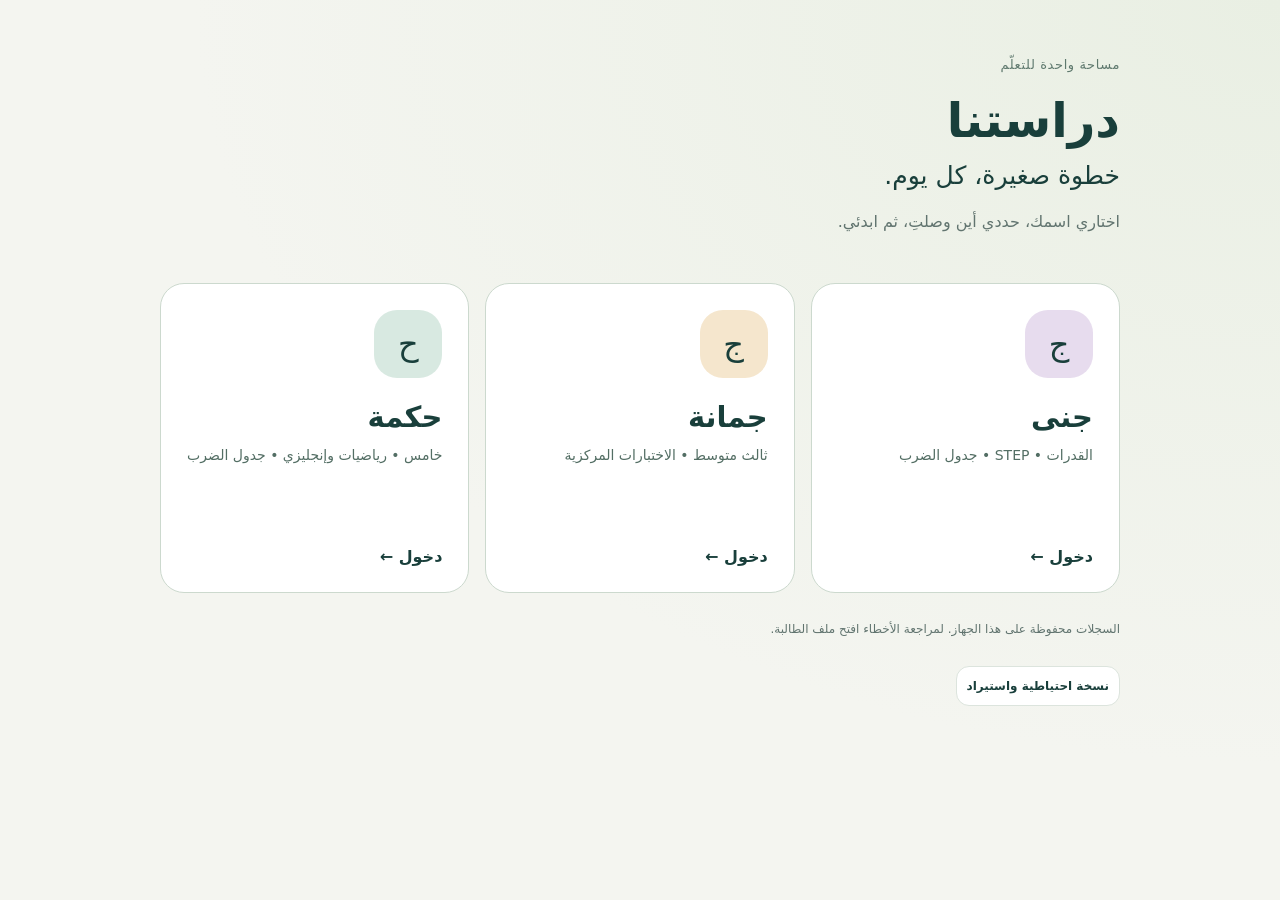
<file: study/index.html>
<!doctype html><html lang="ar" dir="rtl"><head><meta charset="utf-8"><meta name="viewport" content="width=device-width,initial-scale=1,viewport-fit=cover"><meta name="theme-color" content="#f8fafc"><link rel="manifest" href="manifest.webmanifest?v=12.0"><title>دراستنا  - ثلاث طالبات</title><style>:root{--bg:#f8fafc;--card:#fff;--text:#0f172a;--muted:#64748b;--line:#e2e8f0;--blue:#2563eb;--green:#15803d;--orange:#b45309;--red:#b91c1c;--violet:#6d28d9;--shadow:0 8px 26px rgba(15,23,42,.07)}*{box-sizing:border-box}body{margin:0;background:var(--bg);color:var(--text);font-family:system-ui,-apple-system,"Segoe UI",Tahoma,Arial,sans-serif}button,input,select,textarea{font:inherit}button{cursor:pointer}.app{max-width:1100px;margin:auto;padding:14px;min-height:100vh}.top{display:flex;align-items:center;justify-content:space-between;gap:10px;margin-bottom:14px}.brand{font-size:22px;font-weight:900}.sub,.small{font-size:12px;color:var(--muted)}.card{background:var(--card);border:1px solid var(--line);border-radius:18px;padding:17px;box-shadow:var(--shadow);margin-bottom:13px}.hero{border:2px solid #bfdbfe}.narrow{max-width:460px;margin:auto}.grid{display:grid;gap:12px}.g2{grid-template-columns:repeat(2,minmax(0,1fr))}.g3{grid-template-columns:repeat(3,minmax(0,1fr))}.g4{grid-template-columns:repeat(4,minmax(0,1fr))}.g5{grid-template-columns:repeat(5,minmax(0,1fr))}@media(max-width:800px){.g2,.g3,.g4,.g5{grid-template-columns:1fr}.app{padding:10px}.brand{font-size:20px}.qtext{font-size:19px!important}.btn{width:100%}.row .btn{width:auto}.nav .btn{width:auto}.sticky{top:2px}}.btn{border:0;border-radius:13px;padding:11px 15px;background:#111827;color:#fff;font-weight:800}.btn.blue{background:var(--blue)}.btn.green{background:var(--green)}.btn.orange{background:var(--orange)}.btn.violet{background:var(--violet)}.btn.red{background:var(--red)}.btn.light{background:#fff;color:var(--text);border:1px solid var(--line)}.btn.sm{padding:7px 10px;font-size:12px}.btn:disabled{opacity:.45}.title{font-size:19px;font-weight:900;margin-bottom:8px}.row{display:flex;align-items:center;gap:9px;flex-wrap:wrap}.between{justify-content:space-between}.nav{display:flex;gap:7px;flex-wrap:wrap;margin-bottom:12px}.stat{border:1px solid var(--line);border-radius:15px;padding:13px}.stat b{font-size:25px;display:block}.pill{display:inline-block;padding:5px 9px;border-radius:999px;background:#eef2ff;color:#3730a3;font-size:12px;font-weight:800}.progress{height:9px;background:#eef2f7;border-radius:99px;overflow:hidden;margin:8px 0}.progress span{display:block;height:100%;background:var(--blue)}.field{display:flex;flex-direction:column;gap:5px;margin-bottom:10px}.field label{font-size:12px;font-weight:800;color:#475569}input,select,textarea{width:100%;border:1px solid #cbd5e1;border-radius:11px;padding:10px;background:#fff}textarea{min-height:110px}.skillrow{border:1px solid var(--line);border-radius:13px;padding:10px;margin-top:8px}.info,.success,.warning,.violetBox{padding:12px;border-radius:12px;margin:10px 0}.info{background:#eff6ff;border-right:4px solid var(--blue)}.success{background:#f0fdf4;border-right:4px solid var(--green)}.warning{background:#fff7ed;border-right:4px solid var(--orange)}.violetBox{background:#f5f3ff;border-right:4px solid var(--violet)}.redText{color:var(--red);margin-top:8px}.qtext{font-size:20px;line-height:1.8;font-weight:800;margin:15px 0}.answers{display:grid;gap:9px}.answer{border:1px solid var(--line);border-radius:13px;padding:13px;background:#fff;text-align:right}.answer.selected{outline:2px solid var(--blue)}.answer.correct{outline:2px solid var(--green);background:#f0fdf4}.answer.wrong{outline:2px solid var(--red);background:#fef2f2}.clock{font-weight:900;font-variant-numeric:tabular-nums}.sticky{position:sticky;top:6px;z-index:4}.hidden{display:none!important}table{width:100%;border-collapse:collapse}th,td{padding:8px;border-bottom:1px solid var(--line);text-align:right;font-size:13px;vertical-align:top}</style><link rel="stylesheet" href="unified.css?v=12.0"></head><body><div id="app" class="app"><div class="card"><div class="title">جاري تشغيل دراستنا …</div><p>للحفظ والتثبيت على الجوال افتح النسخة من GitHub Pages عبر https.</p></div></div><div id="fatal" style="display:none;max-width:1000px;margin:10px auto;padding:12px;background:#fef2f2;border-radius:12px"></div><script>window.ALL_BANK=[];</script><script src="core_bank.js?v=12.0"></script><script src="third_bank.js?v=12.0"></script><script src="fifth_bank.js?v=12.0"></script><script src="scope_fix_bank.js?v=12.0"></script><script src="g5_decimal_bank.js?v=12.0"></script><script src="triple_bank.js?v=12.0"></script><script src="curriculum_catalog.js?v=12.0"></script><script src="app.js?v=12.0"></script></body></html>
</file>
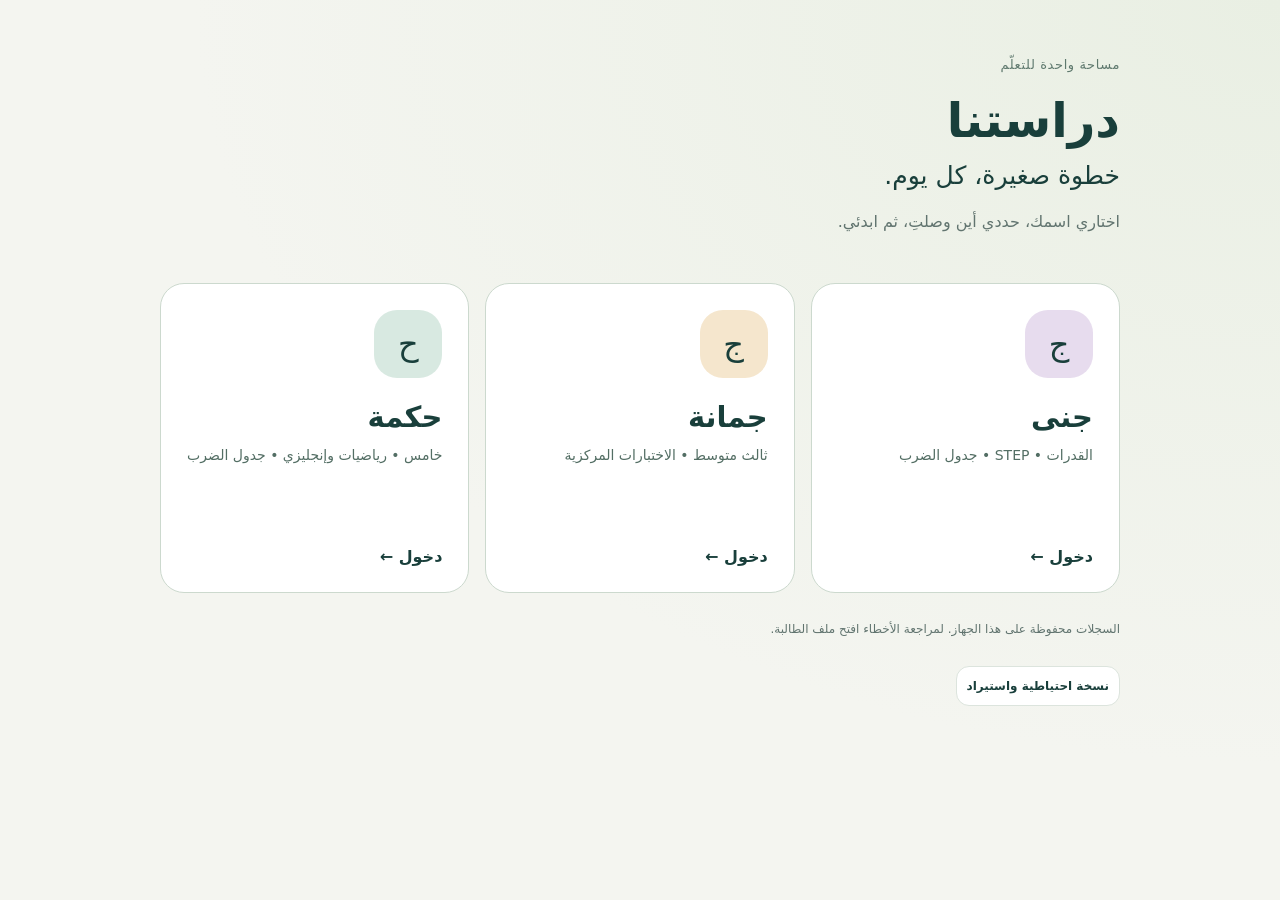
<file: study/modules/aptitude/index.html>
<!doctype html>
<html lang="ar" dir="rtl">
<head>
<meta charset="utf-8"><meta name="viewport" content="width=device-width,initial-scale=1,viewport-fit=cover">
<meta name="theme-color" content="#f4f5f0"><title>جنى | المفردات والدروس</title>
<style>
:root{--green:#24695f;--purple:#705291;--ink:#193f3b;--paper:#f4f5f0;--line:#dce4dd}
*{box-sizing:border-box}body{margin:0;background:var(--paper);color:var(--ink);font:16px/1.8 system-ui,Tahoma,Arial,sans-serif}
button,select,input{font:inherit}button{cursor:pointer;border:0;border-radius:13px;padding:11px 15px;background:var(--green);color:white;font-weight:800;min-height:45px}
button:focus-visible,input:focus-visible,select:focus-visible{outline:3px solid #d2aaff;outline-offset:2px}
button.light{background:white;color:var(--ink);border:1px solid var(--line)}button.purple{background:var(--purple)}
button:disabled{opacity:.5;cursor:default}
main{max-width:890px;margin:auto;padding:14px 16px 50px}
.hero{background:linear-gradient(125deg,#e4eee6,#fafdf9);border:1px solid #d4e3d8;border-radius:24px;padding:20px;margin-bottom:14px}
h1{font-size:27px;margin:0 0 4px;line-height:1.4}h2{font-size:20px;margin:0 0 10px}h3{font-size:17px;margin:0 0 8px}p{margin:5px 0 12px}
.muted{color:#657a71;font-size:14px}.bar,.chips{display:flex;gap:8px;flex-wrap:wrap;align-items:center;margin:10px 0}
.chips button{min-height:36px;padding:5px 12px}.selected{outline:2px solid #bca4d3;outline-offset:2px}
.card{background:#fff;border:1px solid var(--line);border-radius:21px;padding:18px;margin-bottom:13px;box-shadow:0 5px 16px #214e3e09}
.word{display:grid;grid-template-columns:minmax(110px,1.2fr) repeat(2,minmax(100px,1fr));gap:10px;padding:13px 0;border-bottom:1px solid var(--line);align-items:center}
.word:last-child{border:0}.word b{font-size:19px}.word small{display:block;color:#6a7c74}.tag{color:#426054;font-size:12px;display:block}
.actions{display:flex;gap:10px;flex-wrap:wrap}.actions button{flex:1}
.rail{display:flex;gap:8px;overflow-x:auto;padding:5px 1px 12px;scrollbar-width:thin}.rail button{white-space:nowrap}
.board-wrap{overflow:auto;max-width:100%}.board{display:grid;gap:2px;justify-content:center;direction:ltr;min-width:max-content;padding:7px}
.cell{width:clamp(22px,6vw,34px);height:clamp(22px,6vw,34px);border:1px solid #aebdb8;background:#fff;border-radius:3px;text-align:center;position:relative;font-weight:900;font-size:17px;line-height:1}
.cell.off{border:0;background:transparent}.cell.solved{background:#dcf4e7}.cell.highlight{background:#fff1cf}
.cell .num{position:absolute;top:-1px;left:2px;font:9px Arial;color:#576c68}
.clue{width:100%;text-align:right;margin:5px 0;background:#fff;color:var(--ink);border:1px solid var(--line)}.clue.active{border-color:var(--purple);background:#f7f2fa}.clue.solved{color:#147046}
input{width:100%;border:1px solid #bdcec5;background:white;border-radius:13px;padding:12px;color:#153c37}
.answer-line{display:grid;grid-template-columns:1fr auto;gap:8px;margin-top:12px}
.notice{padding:13px 15px;border-radius:12px;background:#e8f3ed;margin:10px 0}.warning{background:#fff3df;color:#754b13}.good{background:#d8f4e4;color:#145939}
body.dark{--paper:#07131e;--ink:#f4f7fa;--line:#2b4257;background:linear-gradient(180deg,#07131e,#0b1824);color:#f4f7fa}
body.dark .hero{background:#102538;border-color:#28465d}body.dark .card{background:#102538;border-color:#284156;box-shadow:none}
body.dark .muted{color:#b0c0cd}body.dark .light{color:#f4f7fa;background:#1a3043;border-color:#38546d}
body.dark .rail button.light{background:#183449}
body.dark .notice{background:#153b38;color:#d3f9e5}body.dark .notice.warning{background:#483821;color:#ffe4ab}
body.dark input{background:#0a1927;color:white;border-color:#45627a}
.lesson-step{border-right:4px solid #64bcaf;padding:3px 13px;margin:14px 0;line-height:2}
.options{display:grid;gap:9px}.option{background:#183247;border:1px solid #385269;text-align:right;color:#fff}
.option.correct{background:#15523a;border-color:#4de1a0}.option.wrong{background:#6c2830;border-color:#ff7580}
.topic-grid{display:grid;grid-template-columns:repeat(2,minmax(0,1fr));gap:10px}
.topic-grid button{background:#132b3e;border:1px solid #31485d;text-align:right;min-height:85px}
.topic-grid small{display:block;color:#a1b6c3;font-weight:400}
.kpi{font-size:30px;font-weight:900;color:#83e2bd}
.progress{height:8px;border-radius:99px;background:#273e51;overflow:hidden;margin:12px 0}.progress span{height:100%;background:#4ac9a7;display:block}
@media(max-width:560px){main{padding:10px 9px 40px}.hero,.card{padding:14px;border-radius:17px}h1{font-size:23px}.word{grid-template-columns:1fr 1fr;gap:7px}.word>div:first-child{grid-column:1/-1}.answer-line{grid-template-columns:1fr}.topic-grid{grid-template-columns:1fr}.actions button{flex:auto}}
</style>
</head>
<body><main id="root"></main><script src="../bridge.js"></script><script src="../trainer/data.js"></script><script src="content.js?v=12.0"></script><script src="extra.js?v=12.0"></script><script src="app.js?v=12.0"></script></body></html>
</file>
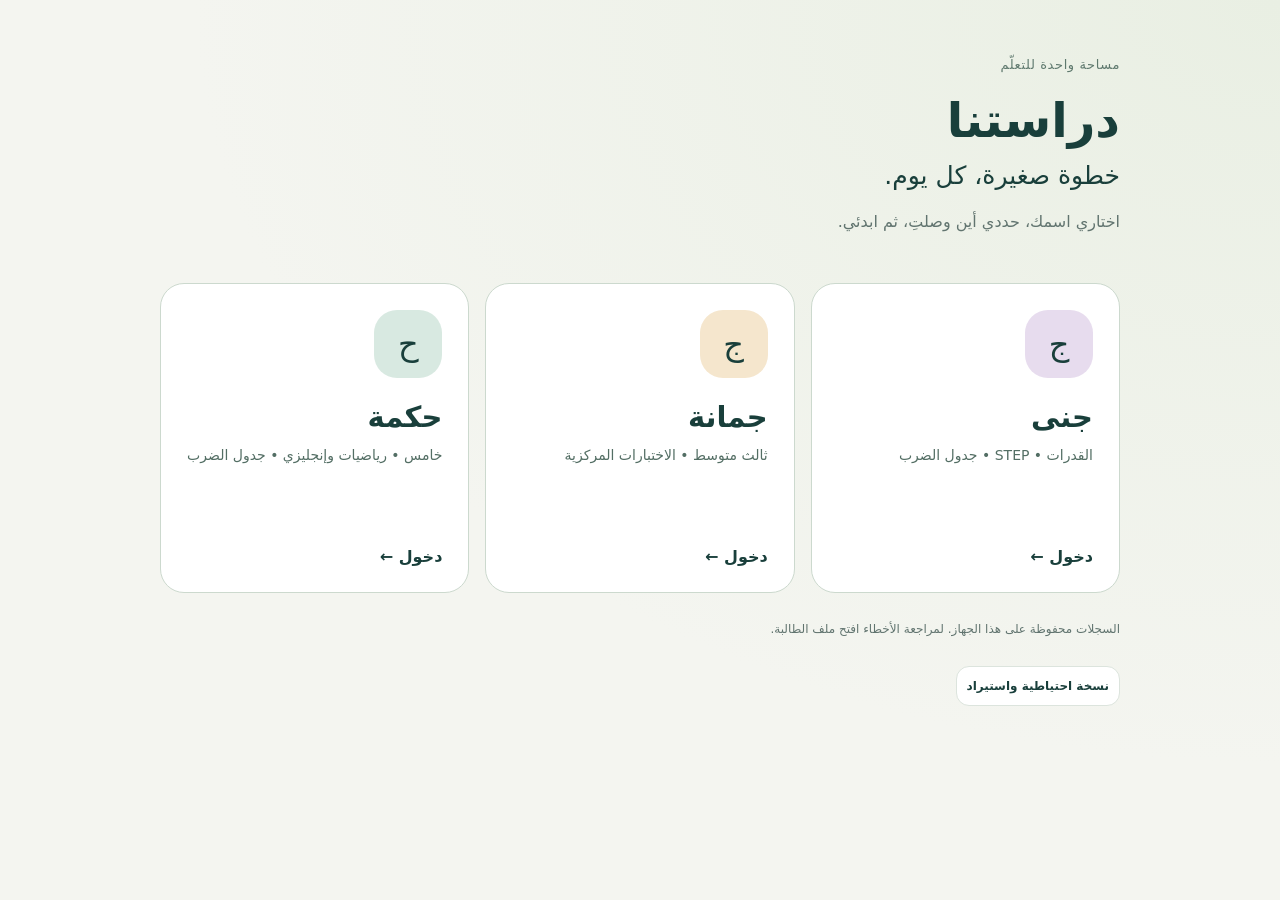
<file: study/modules/book/index.html>
<!doctype html>
<html lang="ar" dir="rtl">
<head>
<meta charset="utf-8">
<meta name="viewport" content="width=device-width,initial-scale=1,viewport-fit=cover">
<meta name="theme-color" content="#16324f">

<link rel="icon" type="image/png" sizes="192x192" href="icon-192.png?v=0.1.4"><link rel="apple-touch-icon" sizes="192x192" href="apple-touch-icon.png?v=0.1.4">
<title>خامس من الكتاب</title>
<style>
:root{--bg:#f3f6fa;--card:#fff;--ink:#132238;--muted:#64748b;--brand:#16324f;--accent:#276fbf;--line:#dbe3ec;--ok:#166534;--bad:#991b1b}
*{box-sizing:border-box}body{margin:0;background:var(--bg);color:var(--ink);font-family:system-ui,-apple-system,"Segoe UI",Tahoma,Arial,sans-serif}
#app{max-width:900px;margin:auto;padding:14px;min-height:100vh}header{display:flex;justify-content:space-between;align-items:center;gap:10px;margin:4px 0 14px}h1{font-size:21px;margin:0}h2,h3{margin-top:0}
.card,.hero{background:var(--card);border:1px solid var(--line);border-radius:20px;padding:18px;margin-bottom:14px;box-shadow:0 8px 24px rgba(15,35,60,.06)}
.hero{background:linear-gradient(145deg,#fff,#eef5ff)}.app-logo{width:96px;height:96px;border-radius:24px;display:block;margin:0 0 12px auto;box-shadow:0 8px 22px rgba(15,35,60,.18)}.grid2{display:grid;grid-template-columns:1fr 1fr;gap:14px}.row{display:flex;gap:9px;flex-wrap:wrap;align-items:center}.between{justify-content:space-between}
button{border:0;border-radius:13px;padding:11px 15px;background:var(--brand);color:white;font-weight:800;font-size:15px}button.secondary,.ghost{background:#fff;color:var(--ink);border:1px solid var(--line)}
.big{font-size:34px;font-weight:900}.muted,.source{color:var(--muted);font-size:12px}.scope{font-weight:800;color:#1d4ed8}.badge{display:inline-block;padding:6px 9px;border-radius:999px;background:#e8f1ff;color:#194f90;font-size:12px;font-weight:800}
label{display:block;font-weight:800;margin:12px 0 6px}select,input{width:100%;padding:12px;border:1px solid #cbd5e1;border-radius:12px;background:#fff;font:inherit}.question .qtext{font-size:23px;font-weight:850;line-height:1.8;margin:22px 0;white-space:pre-wrap}.ltr{direction:ltr;text-align:left}
.answers{display:grid;gap:10px}.answer{background:#fff;color:var(--ink);border:1px solid var(--line);text-align:start}.inputrow{display:grid;grid-template-columns:1fr auto;gap:8px}.ok,.bad,.reference{padding:12px;border-radius:12px;margin:12px 0}.ok{background:#ecfdf3;color:var(--ok)}.bad{background:#fff1f2;color:var(--bad)}.reference{background:#f8fafc;border:1px solid var(--line)}.hidden{display:none}.progress{height:9px;background:#e2e8f0;border-radius:99px;overflow:hidden;margin:8px 0 14px}.progress span{display:block;height:100%;background:var(--accent)}.score{font-size:24px;font-weight:900}.bankrow{display:flex;justify-content:space-between;padding:10px 0;border-bottom:1px solid var(--line)}.note{border-right:5px solid #f59e0b}
@media(max-width:650px){.grid2{grid-template-columns:1fr}.question .qtext{font-size:20px}.inputrow{grid-template-columns:1fr}header .ghost{padding:8px 10px}}
</style>
<script src="../bridge.js"></script></head>
<body><main id="app"></main>
<script>
"use strict";
const V="0.1.4", KEY="grade5_book_only_quiz_v013", AR="٠١٢٣٤٥٦٧٨٩";
const mathScope=[
[20,"استكشاف الكسور الاعتيادية والكسور العشرية"],[22,"تمثيل الكسور العشرية"],[25,"القيمة المنزلية ضمن أجزاء الألف"],[30,"مقارنة الكسور العشرية"],[33,"ترتيب الأعداد والكسور العشرية"],
[47,"تقريب الأعداد والكسور العشرية"],[50,"تقدير نواتج الجمع والطرح"],[57,"استكشاف جمع الكسور العشرية وطرحها"],[59,"جمع الكسور العشرية وطرحها"],[64,"خصائص الجمع"],[67,"الجمع والطرح ذهنيًا"],
[77,"أنماط الضرب"],[82,"خاصية التوزيع"],[86,"تقدير نواتج الضرب"],[90,"الضرب في عدد من رقم واحد"],[97,"الضرب في عدد من رقمين"],
[111,"أنماط القسمة"],[114,"تقدير نواتج القسمة"],[120,"القسمة على عدد من رقم واحد"],[124,"القسمة على عدد من رقمين"],
[143,"عبارات الجمع والطرح الجبرية"],[148,"عبارات الضرب والقسمة الجبرية"],[158,"جداول الدوال"],[162,"ترتيب العمليات"],[168,"معادلات الجمع والطرح"],[174,"معادلات الضرب"],
[183,"القسمة والكسور الاعتيادية"],[188,"الكسور غير الفعلية"],[194,"الأعداد الكسرية"],[198,"مقارنة الكسور الاعتيادية والأعداد الكسرية"],[201,"تقريب الكسور"]
];
const englishScope=[[4,"Welcome!"],[9,"Unit 1: Personal Interests"],[12,"Unit 1: Grammar - Simple Present / Simple Past"],[14,"Unit 1: Story"],[17,"Unit 1: Grammar - Action and state verbs"],[18,"Unit 1: Reading"],[21,"Unit 1: Review"],[22,"Unit 2: House Designs"],[34,"Unit 3: Job Paths"],[46,"Unit 4: Glorious Food"],[58,"Unit 5: Storylines"],[70,"Unit 6: Outdoor Activities"],[82,"Unit 7: Trips"],[94,"Unit 8: Outfits"],[106,"Goodbye!"]];
const Q=[];
const mq=(id,ord,lesson,page,no,type,text,answer,options,accepted)=>Q.push({id,subject:"math",ord,lesson,page,no,type,text,answer,options,accepted});
const eq=(id,ord,lesson,page,no,type,text,answer,options)=>Q.push({id,subject:"english",ord,lesson,page,no,type,text,answer,options});

// تمثيل الكسور العشرية - ص23
[
["M23_1",1,"اكتب الكسر 4/10 على صورة كسر عشري.","0.4"],["M23_2",2,"اكتب الكسر 2/10 على صورة كسر عشري.","0.2"],["M23_3",3,"اكتب الكسر 58/100 على صورة كسر عشري.","0.58"],
["M23_4",4,"اكتب الكسر 74/100 على صورة كسر عشري.","0.74"],["M23_5",5,"اكتب الكسر 6/100 على صورة كسر عشري.","0.06"],["M23_6",6,"اكتب الكسر 5/100 على صورة كسر عشري.","0.05"],
["M23_7",7,"اكتب الكسر 795/1000 على صورة كسر عشري.","0.795"],["M23_8",8,"اكتب الكسر 9/1000 على صورة كسر عشري.","0.009"],
["M23_9",9,"أظهرت نتائج مسح أُجري على عدد من الطلاب أن 60/100 منهم يحبون مشاهدة البرامج الوثائقية. اكتب هذه النتيجة على صورة كسر عشري.","0.6"]
].forEach(x=>mq(x[0],22,"تمثيل الكسور العشرية",23,x[1],"numeric",x[2],x[3]));

// مقارنة الكسور العشرية - ص31
[["0.7","0.5",">"],["0.26","0.62","<"],["3.70","3.7","="],["4.44","4.40",">"],["0.102","0.300","<"],["9.618","9.624","<"],["8.001","8.001","="],["0.42","0.375",">"],["6.5","6.500","="]]
.forEach((x,i)=>mq("M31_"+(i+1),30,"مقارنة الكسور العشرية",31,i+1,"choice","قارن بين العددين مستعملًا (> ، < ، =): "+x[0]+" ○ "+x[1],x[2],[">","<","="]));

// جمع وطرح الكسور العشرية - ص60
[[1,"6.32 + 1.46","7.78"],[2,"0.89 - 0.03","0.86"],[3,"0.54 + 7.8","8.34"],[4,"14.8 - 10.26","4.54"],[5,"25 + 8.46","33.46"],[6,"6.75 - 1.2","5.55"],[7,"19.21 - 11.03","8.18"],[8,"3.008 + 1.64","4.648"],[9,"8.9 - 0.15","8.75"],[10,"42.2 + 7.169","49.369"]]
.forEach(x=>mq("M60_"+x[0],59,"جمع الكسور العشرية وطرحها",60,x[0],"numeric",x[1],x[2]));
mq("M60_11",59,"جمع الكسور العشرية وطرحها",60,11,"numeric","اشترت أسماء مقلمة ولعبة إلكترونية وبطارية للعبة. أسعارها: اللعبة 14.95 ريال، البطارية 10.50 ريال، المقلمة 12.75 ريال. أوجد مجموع ما دفعته.","38.2");

// ص61-62
[[13,"35.08 + 11.9","46.98"],[14,"0.8 - 0.22","0.58"],[15,"9.14 - 2.075","7.065"],[16,"5.603 + 1.22","6.823"],[17,"26.768 + 2.991","29.759"],[18,"12.03 - 0.145","11.885"]]
.forEach(x=>mq("M61_"+x[0],59,"جمع الكسور العشرية وطرحها",61,x[0],"numeric",x[1],x[2]));
[
[19,"عند فاطمة 6.4 م قماشًا، إذا استعملت منها 2.8 م لخياطة ثوب لابنها، فكم يبقى من القماش؟","3.6"],
[20,"يقود طلال دراجته على طريق طوله 35 كيلومترًا. إذا قطع 12.6 كيلومترًا، ثم تابع 10.7 كيلومترات، فكم كيلومترًا يبقى حتى نهاية الطريق؟","11.7"],
[21,"يباع السماد في أكياس كبيرة كتلة الواحد 48.5 كجم، وصغيرة 24.6 كجم. يحتاج مزارع إلى 75 كجم. إذا اشترى كيسًا كبيرًا وكيسًا صغيرًا، فما الكمية التي ستنقصه؟","1.9"],
[22,"معدل طول عظم الفخذ 45.312 سم، والساق 37.85 سم. ما الفرق بين طولهما؟","7.462"],
[23,"معدل طول عظم الساق 37.85 سم، والساعد 25.27 سم. كم يزيد طول الساق على الساعد؟","12.58"]
].forEach(x=>mq("M61_"+x[0],59,"جمع الكسور العشرية وطرحها",61,x[0],"numeric",x[1],x[2]));
[[30,"13.7 + 5.08","18.78"],[31,"12.01 - 0.23","11.78"],[32,"24.8 - 16.095","8.705"]].forEach(x=>mq("M62_"+x[0],59,"جمع الكسور العشرية وطرحها",62,x[0],"numeric",x[1],x[2]));

// الضرب في رقم واحد - ص91
[[1,42,2],[2,61,5],[3,314,9],[4,18,8],[5,31,5],[6,208,3],[7,47,6],[8,624,7],[11,21,3],[12,32,6],[13,52,9],[14,401,7],[15,143,9],[16,72,4],[17,64,5],[18,712,3],[19,211,7],[20,82,5],[21,16,8],[22,67,8],[23,341,4],[24,182,5],[25,806,7],[26,97,6]]
.forEach(x=>mq("M91_"+x[0],90,"الضرب في عدد من رقم واحد",91,x[0],"numeric",x[1]+" × "+x[2],String(x[1]*x[2])));

// الضرب في رقمين - ص98
[[1,32,13],[2,26,45],[3,104,12],[4,102,56],[5,42,21],[6,14,69],[7,367,83],[8,67,534],[11,24,21],[12,13,54],[13,141,25],[14,470,56],[15,65,43],[16,36,72],[17,20,441],[18,89,347]]
.forEach(x=>mq("M98_"+x[0],97,"الضرب في عدد من رقمين",98,x[0],"numeric",x[1]+" × "+x[2],String(x[1]*x[2])));
mq("M98_19",97,"الضرب في عدد من رقمين",98,19,"numeric","تقطع شاحنة لتوصيل البضائع 278 كيلومترًا في اليوم الواحد، فما المسافة التي تقطعها في 25 يومًا؟","6950");
mq("M98_20",97,"الضرب في عدد من رقمين",98,20,"numeric","في مسرح مدرسة رتبت الكراسي في 21 صفًا، في كل صف 15 كرسيًا، ما عدد الكراسي؟","315");
mq("M98_22",97,"الضرب في عدد من رقمين",98,22,"numeric","بمناسبة اليوم الوطني، اشترت مدرسة 17 راية، ثمن الواحدة 28 ريالًا. كم دفعت؟","476");

// القسمة على عدد من رقمين - ص125
mq("M125_1",124,"القسمة على عدد من رقمين",125,1,"numeric","176 ÷ 16","11");
mq("M125_2",124,"القسمة على عدد من رقمين",125,2,"numeric","192 ÷ 24","8");
mq("M125_3",124,"القسمة على عدد من رقمين",125,3,"text","أوجد ناتج القسمة في 375 ÷ 46.","8 والباقي 7",null,["8 والباقي 7","8 باقي 7","8 r 7","8 remainder 7"]);
mq("M125_4",124,"القسمة على عدد من رقمين",125,4,"text","أوجد ناتج القسمة في 289 ÷ 31.","9 والباقي 10",null,["9 والباقي 10","9 باقي 10","9 r 10","9 remainder 10"]);
mq("M125_5",124,"القسمة على عدد من رقمين",125,5,"numeric","قسمت أرض حديقة عامة مساحتها 988 مترًا مربعًا إلى 13 منطقة متساوية. أوجد مساحة المنطقة الواحدة.","76");

// معادلات الجمع والطرح - ص169
[[1,"س + 5 = 11","6"],[2,"9 + ك = 17","8"],[3,"ن + 13 = 20","7"],[4,"هـ - 8 = 4","12"],[5,"ف - 14 = 9","23"],[6,"م - 12 = 12","24"]]
.forEach(x=>mq("M169_"+x[0],168,"معادلات الجمع والطرح",169,x[0],"numeric","حل المعادلة: "+x[1],x[2]));
mq("M169_7",168,"معادلات الجمع والطرح",169,7,"numeric","في النصف الأول من مباراة كرة سلة أحرز ناصر 14 نقطة، وفي نهاية المباراة كان مجموع نقاطه 36. كم نقطة أحرز في النصف الثاني؟","22");

// English Unit 1
[
[1,"We ___ fun things every day!","do",["do","did"]],[2,"On Mondays, we ___ football!","play",["played","play"]],[3,"Last Monday, my team ___.","won",["win","won"]],
[4,"On Tuesdays, we ___ to music.","dance",["dance","danced"]],[5,"Last Tuesday, we ___ lots of fun!","had",["have","had"]],[6,"On Wednesdays, we ___ how to have debates.","learn",["learn","learned"]],
[7,"This Wednesday, we ___ the issues.","debated",["debate","debated"]],[8,"On Thursdays, they ___ us how to cook!","teach",["teach","taught"]],[9,"Last week I ___ my favorite dishes!","cooked",["cook","cooked"]],
[10,"Friday ___ movie night.","is",["is","was"]],[11,"We ___ a movie that was frightening!","watched",["watch","watched"]],[12,"On Saturdays, we ___ games!","play",["play","played"]],[13,"I won! I ___ as fast as lightning!","ran",["run","ran"]]
].forEach(x=>eq("E13_"+x[0],12,"Unit 1: Grammar - Simple Present / Simple Past",13,x[0],"choice",x[1],x[2],x[3]));
eq("E14_1",14,"Unit 1: Story",14,1,"choice","Listen and read the story. Choose a title.","Making New Friends",["Losing a Friend","Making New Friends","The Video Game Tournament"]);
[
[2,"Why was Lia upset?","Because Chloe met a new friend at school and invited her to play video games with them."],
[3,"Why did Lia think that meeting Ava was frightening?","She always has trouble meeting new people."],
[4,"How was Chloe’s house different from normal?","It was tidy; it is usually a mess."],
[5,"How did Ava react when she met Lia?","She shook her hand and smiled."],
[6,"Who is more confident meeting new people, Lia or Ava?","Ava."],
[7,"What do Lia and Ava both like?","Video games."]
].forEach(x=>eq("E14_"+x[0],14,"Unit 1: Story",14,x[0],"manual",x[1],x[2]));
eq("E17_1",17,"Unit 1: Grammar - Action and state verbs",17,1,"choice","_____ is talking about actions.","Ethan",["Ethan","Jenny"]);
eq("E17_2",17,"Unit 1: Grammar - Action and state verbs",17,2,"choice","_____ is talking about feelings or states.","Jenny",["Ethan","Jenny"]);
[
[1,"What is Rose’s special interest?","Rose’s special interest is origami."],
[2,"What is origami?","It is an amazing art form. You can make models with paper."],
[3,"How did Rose’s interest start?","She found a book about origami on the sidewalk three years ago."],
[4,"What are two benefits of origami?","It makes her happy and she thinks it is very relaxing."],
[5,"What can Rose do at the origami club?","She can make different shapes with friends and watch videos about origami."]
].forEach(x=>eq("E18_"+x[0],18,"Unit 1: Reading",18,x[0],"manual",x[1],x[2]));

const $=s=>document.querySelector(s), esc=s=>String(s??"").replace(/[&<>"']/g,m=>({"&":"&amp;","<":"&lt;",">":"&gt;",'"':"&quot;","'":"&#39;"}[m]));
const toAr=s=>String(s??"").replace(/[0-9]/g,d=>AR[+d]).replace(/\.(?=\d)/g,"٫");
const toWest=s=>String(s??"").replace(/[٠-٩]/g,d=>String(AR.indexOf(d))).replace(/[٫،]/g,".").trim();
let state={mathScope:59,englishScope:17,history:[],seen:[]}, session=null;
try{state={...state,...JSON.parse(StudyStore.getItem(KEY)||"{}")}}catch{}
const save=()=>StudyStore.setItem(KEY,JSON.stringify(state));
const scopeTitle=subj=>{const a=subj==="math"?mathScope:englishScope,v=state[subj+"Scope"];return a.find(x=>x[0]===v)?.[1]||"غير محدد"};
const eligible=subj=>Q.filter(q=>q.subject===subj&&q.ord<=state[subj+"Scope"]);
function shuffle(a){return a.map(x=>({x,r:Math.random()})).sort((a,b)=>b.r-a.r).map(z=>z.x)}
function pick(subj,n){const pool=eligible(subj);if(!pool.length)return[];const latest=Math.max(...pool.map(q=>q.ord)), recent=pool.filter(q=>q.ord===latest), older=pool.filter(q=>q.ord!==latest), seen=new Set(state.seen||[]);const rank=a=>shuffle(a).sort((a,b)=>(seen.has(a.id)?1:0)-(seen.has(b.id)?1:0));const k=Math.min(n,Math.max(1,Math.round(n*.7)));let out=rank(recent).slice(0,k);out.push(...rank(older.filter(q=>!out.includes(q))).slice(0,n-out.length));if(out.length<n)out.push(...rank(pool.filter(q=>!out.includes(q))).slice(0,n-out.length));return shuffle(out).slice(0,n)}
function shell(body,title="خامس ابتدائي - من الكتاب فقط"){$("#app").innerHTML=`<header><div><h1>${esc(title)}</h1><div class="muted">أسئلة الكتابين • ضمن منهجك المحدد</div></div><button class="ghost" onclick="studyHome()">ملفي</button></header>${body}`;window.scrollTo(0,0)}
window.home=function(){session=null;const mc=eligible("math").length,ec=eligible("english").length;shell(`
<section class="hero"><img class="app-logo" src="icon.svg?v=0.1.4" alt="أيقونة خامس"><div class="badge">📚 من الكتاب نفسه</div><h2>تدريب خامس ابتدائي</h2><p>لا يولّد البرنامج أسئلة جديدة. كل سؤال مرتبط بالدرس ورقم الصفحة ورقم السؤال الأصلي.</p></section>
<section class="grid2">
<article class="card"><h3>الرياضيات</h3><p class="scope">${esc(scopeTitle("math"))}</p><div class="big">${toAr(mc)}</div><div class="muted">سؤال متاح ضمن النطاق</div><div class="row"><button onclick="setup('math')">تدريب الرياضيات</button><button class="secondary" onclick="bank('math')">المصدر</button></div></article>
<article class="card"><h3>English</h3><p class="scope" dir="ltr">${esc(scopeTitle("english"))}</p><div class="big">${ec}</div><div class="muted">book questions indexed in current scope</div><div class="row"><button onclick="setup('english')">English Practice</button><button class="secondary" onclick="bank('english')">Source</button></div></article>
</section>
<section class="card"><h3>اختبار الأسبوع</h3><p>١٠ رياضيات + ١٠ English من النطاق الحالي.</p><button onclick="startWeekly()">ابدأ الاختبار</button></section>
<section class="card"><h3>نطاق المنهج</h3><p>اختر آخر درس وصلوا إليه. لا توجد أسئلة من درس منزلة البلايين.</p><button class="secondary" onclick="scopePage()">تعديل النطاق</button></section>
<section class="card note"><b>الفهرسة الحالية</b><p>بدأت من الكسور العشرية ثم جمعها وطرحها والضرب والقسمة والمعادلات. English يبدأ من Unit 1. ستُضاف بقية أسئلة الكتابين بنفس الطريقة.</p></section>`)}
window.scopePage=function(){studyScope();return;const mo=mathScope.map(x=>`<option value="${x[0]}" ${x[0]===state.mathScope?"selected":""}>ص ${toAr(x[0])} — ${esc(x[1])}</option>`).join(""),eo=englishScope.map(x=>`<option value="${x[0]}" ${x[0]===state.englishScope?"selected":""}>p. ${x[0]} — ${esc(x[1])}</option>`).join("");shell(`<section class="card"><h3>آخر درس وصل إليه المنهج</h3><label>الرياضيات</label><select id="ms">${mo}</select><label>English</label><select id="es" dir="ltr">${eo}</select><button onclick="saveScope()">حفظ النطاق</button></section>`,"نطاق المنهج")}
window.saveScope=function(){studyScope();return;state.mathScope=+$("#ms").value;state.englishScope=+$("#es").value;save();home()}
window.setup=function(subj){shell(`<section class="card"><h3>${subj==="math"?"تدريب الرياضيات":"English Practice"}</h3><div class="scope">${esc(scopeTitle(subj))}</div><label>عدد الأسئلة</label><select id="count"><option>5</option><option selected>10</option><option>15</option><option>20</option></select><button onclick="start('${subj}',+document.querySelector('#count').value)">ابدأ</button></section>`,"إعداد التدريب")}
window.start=function(subj,n){const qs=pick(subj,n);if(!qs.length)return alert("لا توجد أسئلة مفهرسة ضمن هذا النطاق بعد.");begin(qs,subj==="math"?"رياضيات":"English")}
window.startWeekly=function(){const qs=[...pick("math",10),...pick("english",10)].sort(()=>Math.random()-.5);if(qs.length<2)return alert("لا توجد أسئلة كافية.");begin(qs,"اختبار الأسبوع")}
function begin(qs,title){session={title,questions:qs,index:0,score:0,graded:0};renderQ()}
function source(q){return q.subject==="math"?`كتاب الرياضيات • ص ${toAr(q.page)} • سؤال ${toAr(q.no)}`:`Top Goal 2 • p. ${q.page} • Exercise ${q.no}`}
function display(q){return q.subject==="math"?toAr(q.text):q.text}
function renderQ(){const q=session.questions[session.index],total=session.questions.length;let input="";if(q.type==="choice")input=`<div class="answers">${q.options.map(o=>`<button class="answer" onclick='gradeChoice(${JSON.stringify(o)})'>${q.subject==="math"?toAr(o):esc(o)}</button>`).join("")}</div>`;else if(q.type==="manual")input=`<div class="manual"><p>اكتبي إجابتك قبل مقارنتها بالمرجع. هذا السؤال ذاتي التصحيح.</p><textarea id="writtenReference" placeholder="إجابتك" dir="auto"></textarea><button onclick="showReference()">عرض الإجابة المرجعية</button><div id="ref" class="reference hidden"></div></div>`;else input=`<div class="inputrow"><input id="ans" inputmode="${q.subject==="math"?"decimal":"text"}" autocomplete="off" placeholder="اكتب الإجابة"><button onclick="gradeInput()">تحقق</button></div>`;shell(`<section class="progress"><span style="width:${100*session.index/total}%"></span></section><section class="card question"><div class="row between"><span class="badge">${esc(q.lesson)}</span><span>${toAr(session.index+1)}/${toAr(total)}</span></div><div class="source">${source(q)}</div><div class="qtext ${q.subject==="english"?"ltr":""}">${esc(display(q))}</div>${input}<div id="feedback"></div></section>`,session.title);if($("#ans"))$("#ans").focus()}
function norm(v){let s=toWest(v).replace(/\s+/g,"");let n=Number(s);return Number.isFinite(n)?String(n):s.toLowerCase()}
function rec(q,ok,selected="تقييم ذاتي"){studyRecord({module:"book",subject:q.subject==="math"?"الرياضيات":"الإنجليزي",skill:q.lesson,text:q.text,selected:String(selected),correctText:String(q.answer),correct:ok,manual:q.type==="manual",explanation:source(q)});session.graded++;if(ok)session.score++;state.seen=[...(state.seen||[]),q.id].slice(-120);save()}
window.gradeChoice=function(v){const q=session.questions[session.index],ok=String(v)===String(q.answer);rec(q,ok,v);feedback(ok,q.answer)}
window.gradeInput=function(){const q=session.questions[session.index],raw=$("#ans").value;let ok=q.type==="numeric"?norm(raw)===norm(q.answer):(q.accepted||[q.answer]).map(norm).includes(norm(raw));rec(q,ok,raw);feedback(ok,q.answer)}
function feedback(ok,answer){$("#feedback").innerHTML=`<div class="${ok?"ok":"bad"}"><b>${ok?"صحيح ✓":"الإجابة الصحيحة:"}</b> ${ok?"":esc(toAr(answer))}</div><button onclick="nextQ()">التالي</button>`;document.querySelectorAll(".answer,#ans,.inputrow button").forEach(x=>x.disabled=true)}
window.showReference=function(){const q=session.questions[session.index];$("#ref").classList.remove("hidden");$("#ref").innerHTML=`<b>إجابة مرجعية:</b><p>${esc(q.answer)}</p><div class="row"><button onclick="selfGrade(true)">أجبت بشكل صحيح</button><button class="secondary" onclick="selfGrade(false)">أحتاج مراجعة</button></div>`}
window.selfGrade=function(ok){const q=session.questions[session.index];rec(q,ok,document.querySelector("#writtenReference")?.value||"لم تُكتب إجابة؛ تقييم ذاتي");nextQ()}
window.nextQ=function(){session.index++;if(session.index>=session.questions.length)return finish();renderQ()}
function finish(){const p=Math.round(100*session.score/Math.max(1,session.graded));state.history.push({date:Date.now(),title:session.title,score:session.score,total:session.graded});save();shell(`<section class="card result"><h2>النتيجة</h2><div class="big">${toAr(session.score)} / ${toAr(session.graded)}</div><div class="score">${toAr(p)}٪</div><button onclick="home()">العودة للرئيسية</button></section>`,"النتيجة")}
window.bank=function(subj){const a=eligible(subj),g={};a.forEach(q=>g[q.lesson]=(g[q.lesson]||0)+1);shell(`<section class="card"><h3>${subj==="math"?"مصادر أسئلة الرياضيات":"English Question Sources"}</h3>${Object.entries(g).map(([k,v])=>`<div class="bankrow"><span>${esc(k)}</span><b>${subj==="math"?toAr(v):v}</b></div>`).join("")||"<p>لا توجد أسئلة مفهرسة.</p>"}<p class="muted">كل سؤال يعرض رقم الصفحة ورقم السؤال الأصلي.</p></section>`,"بنك المصدر")}

function syncUnifiedBookScope(){
 const cat=STUDY_CONTEXT.catalog.filter(x=>x.track==='g5');
 const order=x=>x.term*1000000+x.unitOrder*1000+x.lessonOrder;
 const aliases={'القسمة والكسور الاعتيادية':'القسمة والكسور الاعتيادية','الكسور غير الفعلية':'الكسور غير الفعلية والأعداد الكسرية'};
 const permitted=mathScope.filter(([page,title])=>{const x=cat.find(x=>x.subject==='الرياضيات'&&(x.lesson===title||x.lesson===aliases[title]));return x&&order(x)<=Number(STUDY_CONTEXT.scope['الرياضيات']||0)});
 state.mathScope=permitted.length?Math.max(...permitted.map(x=>x[0])):0;
 const eng=Number(STUDY_CONTEXT.scope['الإنجليزي']||0);
 const pageOrders={4:1001001,9:1001001,12:1001002,14:1001003,17:1001005,18:1001006,21:1001007};
 state.englishScope=Math.max(0,...englishScope.filter(([p])=>{const ix=englishScope.findIndex(x=>x[0]===p);const ord=pageOrders[p]||(p<=46?1000000:2000000)+(Math.floor((p-22)/12)+2)*1000+1;return ord<=eng}).map(x=>x[0]));
 save();
}
const originalBookHome=window.home;
window.home=function(){const mode=new URLSearchParams(location.search).get('mode');if(mode==='math'||mode==='english'){setup(mode);return}originalBookHome()};
syncUnifiedBookScope();home();
</script>
</body></html>
</file>
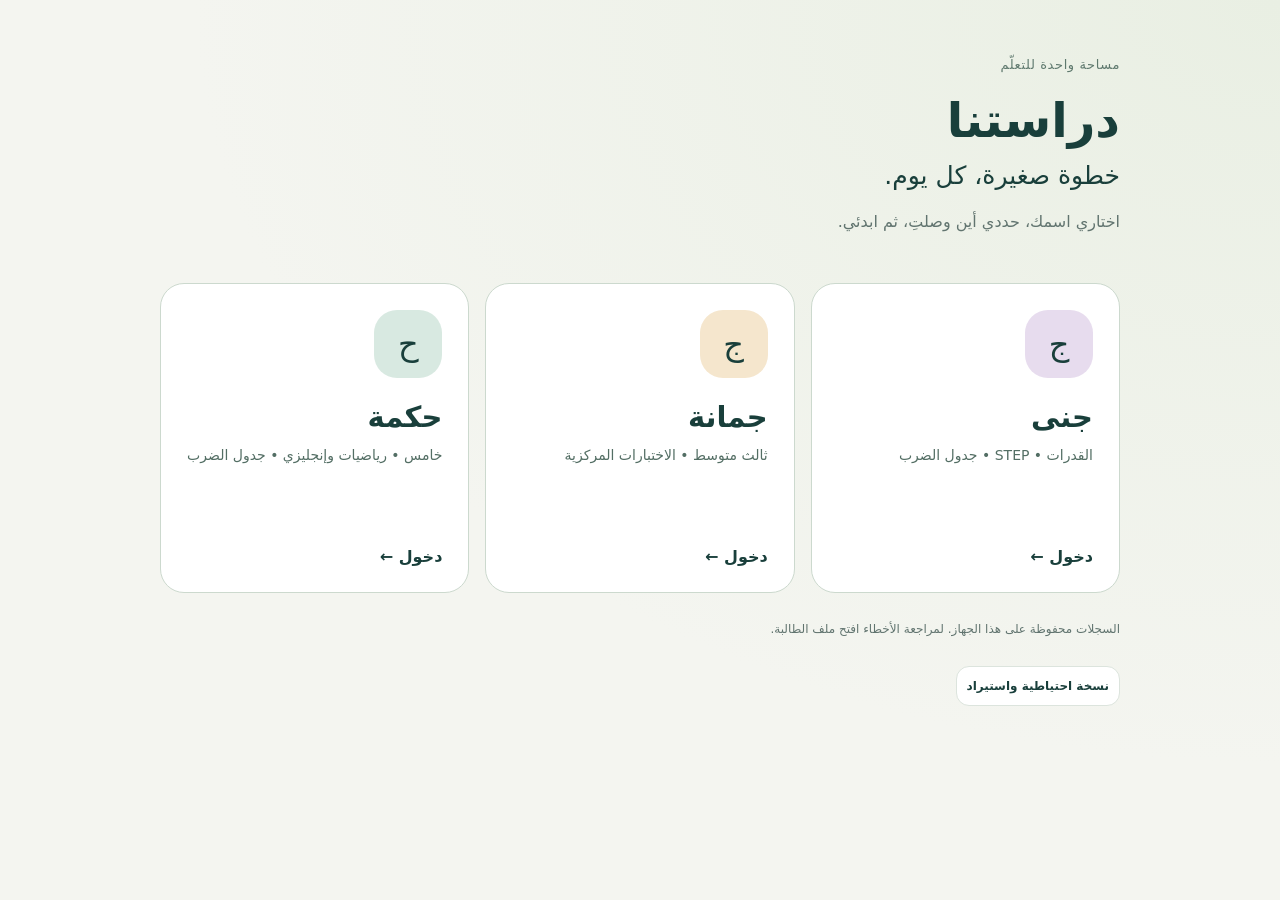
<file: study/modules/book3/index.html>
<!doctype html>
<html lang="ar" dir="rtl">
<head>
<meta charset="utf-8">
<meta name="viewport" content="width=device-width,initial-scale=1,viewport-fit=cover">
<title>أسئلة الكتاب — ثالث متوسط</title>
<style>
:root{--bg:#f7faf8;--card:#fff;--text:#15352f;--muted:#6b7f7a;--line:#dfe8e4;--accent:#2f6d61;--ok:#e8f7ee;--bad:#fff0ed}
*{box-sizing:border-box}body{margin:0;background:var(--bg);color:var(--text);font-family:system-ui,-apple-system,"Segoe UI",Tahoma,Arial,sans-serif}
main{max-width:760px;margin:auto;padding:14px}.top{display:flex;justify-content:space-between;align-items:center;gap:10px;margin-bottom:14px}
h1{font-size:22px;margin:0}h2,h3{margin:0 0 10px}.muted{color:var(--muted);font-size:13px}.card{background:var(--card);border:1px solid var(--line);border-radius:20px;padding:16px;margin-bottom:12px;box-shadow:0 8px 24px rgba(20,60,50,.06)}
.grid{display:grid;grid-template-columns:repeat(2,minmax(0,1fr));gap:11px}.row{display:flex;gap:8px;align-items:center;flex-wrap:wrap}.between{justify-content:space-between}
button,select{font:inherit}button{border:0;border-radius:13px;padding:11px 14px;background:var(--accent);color:white;font-weight:800;cursor:pointer}.secondary{background:white;color:var(--text);border:1px solid var(--line)}
.subject button{width:100%;margin-top:8px}.badge{display:inline-block;background:#edf5f2;border-radius:999px;padding:5px 9px;font-size:12px;font-weight:800}.big{font-size:28px;font-weight:900}
.answers{display:grid;gap:9px;margin-top:14px}.answer{background:white;color:var(--text);border:1px solid var(--line);text-align:right;padding:14px}.answer.correct{background:var(--ok);border-color:#5da777}.answer.wrong{background:var(--bad);border-color:#c77b6d}
.qtext{font-size:21px;font-weight:800;line-height:1.8;margin:16px 0}.progress{height:9px;background:#e8efec;border-radius:99px;overflow:hidden;margin-bottom:12px}.progress span{display:block;height:100%;background:var(--accent)}
.note{border-right:4px solid #8ab5aa}.feedback{margin-top:12px;padding:12px;border-radius:12px}.ok{background:var(--ok)}.bad{background:var(--bad)}
@media(max-width:600px){.grid{grid-template-columns:1fr}main{padding:10px}.qtext{font-size:19px}}
</style>
</head>
<body><main id="app"></main>
<script src="../bridge.js"></script>
<script>
'use strict';
if(STUDY_CONTEXT.pid!=='p2'){studyHome();throw new Error('هذا القسم خاص بجمانة');}
const app=document.getElementById('app');
const SUBJECTS=['الرياضيات','الإنجليزي','العلوم','لغتي'];
const Q=(STUDY_CONTEXT.bank||[]).filter(q=>q.track==='m3'&&Array.isArray(q.options)&&Number.isInteger(q.answer));
const KEY='third_book_practice_v1';
let st={seen:[],history:[]},session=null;
try{st={...st,...JSON.parse(StudyStore.getItem(KEY)||'{}')}}catch{}
const save=()=>StudyStore.setItem(KEY,JSON.stringify(st));
const esc=s=>String(s??'').replace(/[&<>"']/g,m=>({'&':'&amp;','<':'&lt;','>':'&gt;','"':'&quot;',"'":'&#039;'}[m]));
const order=q=>STUDY_CONTEXT.order(q);
const scope=s=>Number(STUDY_CONTEXT.scope?.[s]||0);
const catalog=subject=>(STUDY_CONTEXT.catalog||[]).filter(x=>x.track==='m3'&&x.subject===subject);
const curLesson=subject=>{const c=scope(subject),x=catalog(subject).find(x=>Number(x.term||1)*1000000+Number(x.unitOrder||1)*1000+Number(x.lessonOrder||1)===c);return x?.lesson||'لم يبدأ'};
function eligible(subject){const lim=scope(subject);return Q.filter(q=>q.subject===subject&&order(q)<=lim)}
function latestPool(subject){
 const pool=eligible(subject);if(!pool.length)return[];
 const lim=scope(subject),exact=pool.filter(q=>order(q)===lim);if(exact.length)return exact;
 const max=Math.max(...pool.map(order));return pool.filter(q=>order(q)===max);
}
function shuffle(a){const x=a.slice();for(let i=x.length-1;i>0;i--){const j=Math.floor(Math.random()*(i+1));[x[i],x[j]]=[x[j],x[i]]}return x}
function randomize(q){const pairs=shuffle(q.options.map((value,index)=>({value,index})));return {...q,options:pairs.map(x=>x.value),answer:pairs.findIndex(x=>x.index===q.answer)}}
function pick(subject,n){
 const all=eligible(subject),latest=latestPool(subject),seen=new Set(st.seen||[]);
 const rank=a=>shuffle(a).sort((a,b)=>(seen.has(a.id)?1:0)-(seen.has(b.id)?1:0));
 const k=Math.min(n,Math.max(1,Math.round(n*.7)));
 let out=rank(latest).slice(0,k);out.push(...rank(all.filter(q=>!out.includes(q))).slice(0,n-out.length));
 return shuffle(out).slice(0,n).map(randomize)
}
function shell(body,title='أسئلة الكتاب — ثالث متوسط'){
 app.innerHTML=`<div class="top"><div><h1>${esc(title)}</h1><div class="muted">جمانة • حسب موضع المنهج المحدد</div></div><button class="secondary" onclick="studyHome()">ملفي</button></div>${body}`;scrollTo(0,0)
}
window.home=function(){
 const cards=SUBJECTS.map(s=>{const n=eligible(s).length;return `<article class="card subject"><span class="badge">${esc(curLesson(s))}</span><h2>${esc(s)}</h2><div class="big">${n}</div><div class="muted">سؤال مرتبط بالدروس التي وصلتِ إليها</div><button ${n?'':'disabled'} onclick='setup(${JSON.stringify(s)})'>أسئلة الكتاب</button></article>`}).join('');
 shell(`<div class="grid">${cards}</div><section class="card note"><b>ملاحظة المصدر</b><p class="muted">أسئلة ثالث متوسط الحالية مرتبطة بدروس الكتاب والمنهج، لكن البنك القديم لا يحفظ رقم الصفحة ورقم السؤال. لذلك لا أعرض أرقام صفحات غير موثقة. عند إضافة بنك صفحات موثّق سيظهر هنا تلقائيًا.</p></section>`)
};
window.setup=function(subject){
 const n=eligible(subject).length;if(!n)return;
 shell(`<section class="card"><span class="badge">${esc(curLesson(subject))}</span><h2>${esc(subject)}</h2><label>عدد الأسئلة</label><select id="cnt"><option>5</option><option selected>10</option><option>15</option><option>20</option></select><div style="height:10px"></div><button onclick='start(${JSON.stringify(subject)},+document.getElementById("cnt").value)'>ابدئي</button></section>`,'إعداد أسئلة الكتاب')
};
window.start=function(subject,n){
 const qs=pick(subject,n);if(!qs.length)return alert('لا توجد أسئلة في نطاقك الحالي.');
 session={subject,questions:qs,index:0,score:0,selected:null,locked:false};render()
};
function render(){
 const q=session.questions[session.index],total=session.questions.length;
 shell(`<div class="progress"><span style="width:${100*session.index/total}%"></span></div><section class="card"><div class="row between"><span class="badge">${esc(q.meta?.lesson||q.skill)}</span><span>${session.index+1}/${total}</span></div><div class="qtext">${esc(q.text)}</div><div class="answers">${q.options.map((o,i)=>`<button id="a${i}" class="answer" onclick="choose(${i})"><b>${['أ','ب','ج','د'][i]||i+1}</b> — ${esc(o)}</button>`).join('')}</div><div id="fb"></div></section>`,session.subject)
}
window.choose=function(i){
 if(session.locked)return;session.locked=true;session.selected=i;
 const q=session.questions[session.index],ok=i===q.answer;if(ok)session.score++;
 document.querySelectorAll('.answer').forEach((b,j)=>{b.disabled=true;if(j===q.answer)b.classList.add('correct');if(j===i&&!ok)b.classList.add('wrong')});
 studyRecord({module:'book3',track:'m3',subject:q.subject,skill:q.skill,text:q.text,selected:q.options[i],correctText:q.options[q.answer],correct:ok,explanation:q.explanation,question:q});
 st.seen=[...(st.seen||[]),q.id].slice(-250);save();
 document.getElementById('fb').innerHTML=`<div class="feedback ${ok?'ok':'bad'}"><b>${ok?'صحيح ✓':'الإجابة الصحيحة: '+esc(q.options[q.answer])}</b><div class="muted">${esc(q.explanation||'')}</div></div><button onclick="next()">${session.index===session.questions.length-1?'النتيجة':'التالي'}</button>`
};
window.next=function(){session.index++;if(session.index>=session.questions.length)return finish();session.selected=null;session.locked=false;render()};
function finish(){
 const total=session.questions.length,p=Math.round(100*session.score/Math.max(1,total));
 st.history.push({date:Date.now(),subject:session.subject,score:session.score,total});save();
 shell(`<section class="card"><h2>النتيجة</h2><div class="big">${session.score} / ${total}</div><p>${p}٪</p><button onclick="home()">العودة لأسئلة الكتاب</button></section>`,'النتيجة')
}
const mode=new URLSearchParams(location.search).get('mode');
if(mode&&SUBJECTS.includes(mode))setup(mode);else home();
</script></body></html>
</file>
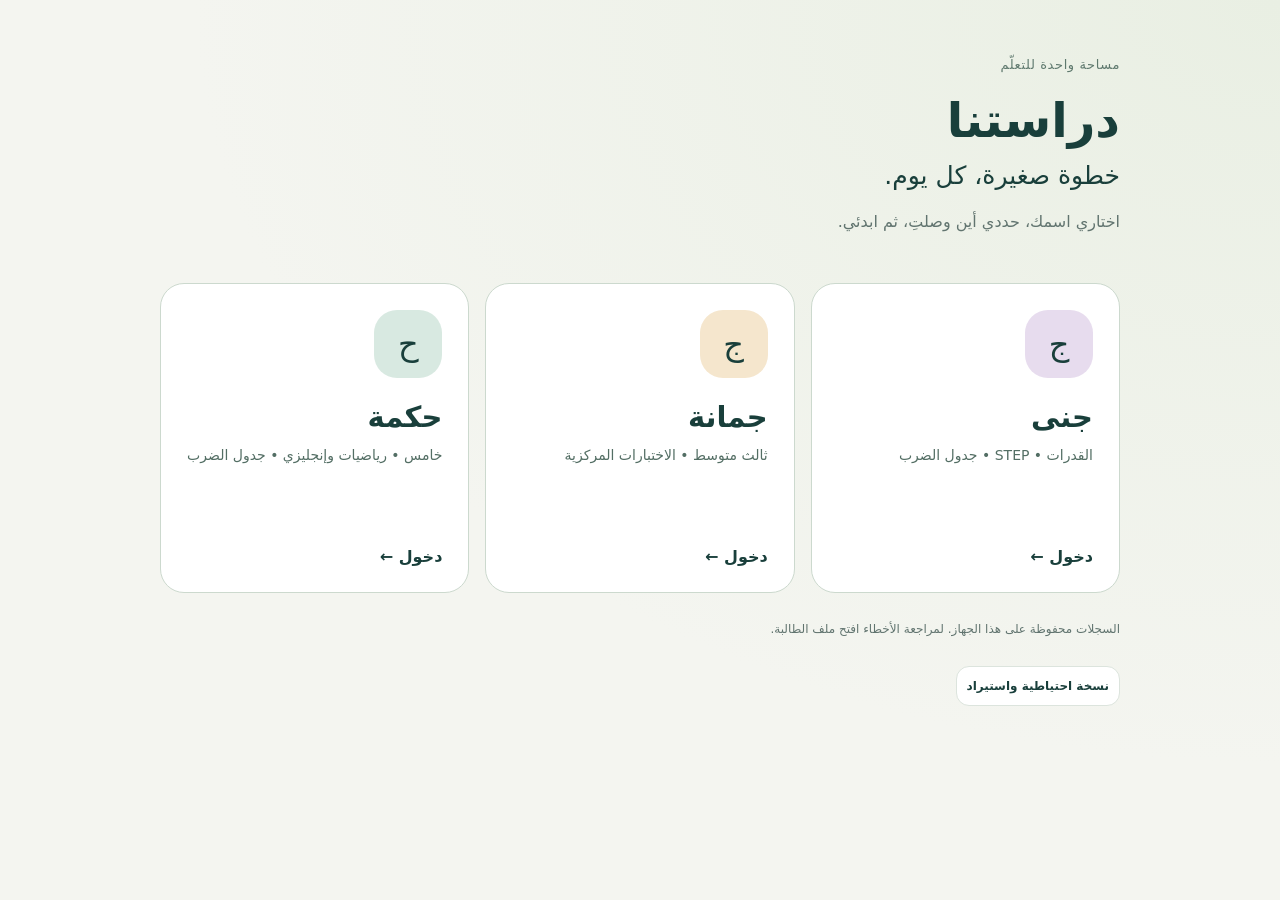
<file: study/modules/clock/index.html>
<!doctype html>
<html lang="ar" dir="rtl">
<head>
<meta charset="utf-8"><meta name="viewport" content="width=device-width,initial-scale=1,viewport-fit=cover">
<meta name="theme-color" content="#102d3e">
<title>الفصل: حساب الزمن بالعقارب | دراستنا</title>
<style>
:root{--ink:#102d3e;--teal:#087f79;--light:#edf8f6;--gold:#e4b36b;--muted:#55717c;--line:#d9e6e9;--good:#147d56;--bad:#a54635}
*{box-sizing:border-box}body{margin:0;background:linear-gradient(155deg,#edf7f7,#fff9f1 80%);font-family:system-ui,Tahoma,sans-serif;color:var(--ink)}button{cursor:pointer;font:inherit}button:focus-visible{outline:3px solid var(--gold);outline-offset:2px}button:disabled{opacity:.55;cursor:default}
.wrap{max-width:900px;margin:auto;padding:12px 12px 32px}h1{font-size:24px;margin:5px 0}h2{font-size:18px;margin:0 0 10px}p{line-height:1.8}.head{border-radius:21px;background:#102d3e;color:white;padding:17px 20px;margin-bottom:12px}.head small{color:#aee4d8}.head p{font-size:13px;color:#d0e5e8;margin:4px 0}.tabs{display:grid;grid-template-columns:repeat(3,1fr);gap:7px;margin:12px 0}.tab{border:1px solid var(--line);background:white;border-radius:12px;min-height:48px;padding:8px 5px;font-size:13px;font-weight:800;color:#385665}.tab.active{background:var(--teal);color:#fff}.card{background:#fff;border:1px solid var(--line);border-radius:19px;box-shadow:0 4px 18px #082b3110;padding:15px;margin:0 0 12px}.prompt{font-size:18px;font-weight:750;line-height:1.85;margin:9px 0}.pill{background:#fff0d9;color:#885917;border-radius:50px;padding:5px 11px;font-size:12px;font-weight:800;display:inline-block}.workspace{display:grid;grid-template-columns:minmax(0,1fr) minmax(0,1.1fr);gap:12px}.dial{text-align:center}.dial svg{display:block;width:min(100%,280px);height:auto;margin:8px auto}.clocktime{font-size:26px;font-weight:900;margin:1px auto 5px;direction:rtl}.muted{color:var(--muted);font-size:13px}.rule{font-size:13px;display:inline-block;background:var(--light);border-radius:12px;padding:9px 12px;color:#155f59;font-weight:750}.panel{min-height:365px}.hint{background:#edf7f6;border-radius:13px;padding:12px;line-height:1.85;margin:10px 0;font-weight:650}.steps{padding:0;list-style:none}.steps li{padding:10px 12px;background:#f4f7f8;border-radius:10px;margin:8px 0;line-height:1.7;font-size:14px}.steps li.done{background:#dff5ec;color:#136046;font-weight:750}.btnrow{display:flex;gap:7px;flex-wrap:wrap;margin:10px 0}.btn{flex:1;min-width:85px;border:1px solid var(--line);border-radius:11px;padding:12px 9px;background:white;font-weight:800;font-size:13px;color:var(--ink)}.btn.primary{background:var(--teal);color:#fff;border-color:var(--teal)}.btn.gold{background:#fff0dc;border-color:#e8d5b8;color:#855c21}.adjust{display:grid;grid-template-columns:repeat(3,minmax(0,1fr));gap:7px;margin:9px 0 13px}.adjust .btn{min-width:0;padding:10px 4px}.label{font-size:13px;font-weight:800;margin-top:13px;color:#476371}.feedback{padding:12px;border-radius:12px;background:#edf3f6;line-height:1.8;font-size:14px;margin-top:12px}.feedback.good{background:#e6f7ee;color:#166b47}.feedback.bad{background:#fff0e6;color:#90472c}.choices{display:grid;grid-template-columns:1fr 1fr;gap:8px}.choices button{min-height:55px;border:1px solid #d1e0e3;background:#fff;border-radius:12px;font-weight:850;color:#294e5b}.choices button.correct{background:#dff5e8;border-color:#289765;color:#155e43}.choices button.wrong{background:#ffe9e9;border-color:#bc6258;color:#9b3c33}.progress{font-weight:800;color:#2a6e66;font-size:14px;margin:8px 0}.footer{text-align:center;font-size:12px;color:#647b85;padding:7px}.complete{font-size:19px;font-weight:900;color:var(--good)}[hidden]{display:none!important}
@media(max-width:650px){.wrap{padding:8px 8px 20px}.head{padding:14px}.workspace{grid-template-columns:1fr}.dial svg{width:min(72vw,248px)}.card{padding:12px}.panel{min-height:0}.prompt{font-size:16px}.tab{font-size:12px}.btn{font-size:12px}}
@media(prefers-reduced-motion:reduce){*{transition:none!important;animation:none!important}}
</style>
</head>
<body>
<div class="wrap">
<header class="head"><small>دراستنا • فصل مستقل • رياضيات الصف الخامس</small><h1>🕰️ رحلة مع الساعة</h1><p>تعلّمي وقت البداية والنهاية باستخدام العقارب والحل خطوة بخطوة.</p></header>
<nav class="tabs" aria-label="طرق التعلّم">
<button class="tab active" data-tab="learn" type="button">💡 افهمي الفكرة</button>
<button class="tab" data-tab="train" type="button">🕰️ حرّكي العقارب</button>
<button class="tab" data-tab="quiz" type="button">⭐ اختبري نفسك</button>
</nav>
<section class="card">
<div class="pill" id="mode"></div><p id="question" class="prompt" aria-live="polite"></p>
<div class="muted" id="activities"></div>
</section>
<div class="workspace">
<section class="card dial">
<strong id="dialTitle">الوقت المعطى</strong>
<svg id="dial" viewBox="0 0 260 260" role="img" aria-label="ساعة ذات عقارب متحركة">
<circle cx="130" cy="130" r="123" fill="#dee9e9"/>
<circle cx="130" cy="130" r="117" stroke="#fff" stroke-width="4" fill="#fbffff"/>
<g id="ticks"></g><g id="nums"></g>
<line id="hour" x1="130" y1="145" x2="130" y2="78" stroke="#102d3e" stroke-width="8" stroke-linecap="round"/>
<line id="minute" x1="130" y1="149" x2="130" y2="39" stroke="#087f79" stroke-width="5" stroke-linecap="round"/>
<circle cx="130" cy="130" r="7" stroke="#fff" stroke-width="2" fill="#e3ae62"/>
</svg>
<div class="clocktime" id="time" aria-live="polite"></div>
<div class="muted">العقرب القصير للساعات • الطويل للدقائق</div>
<div class="rule" id="rule"></div>
</section>
<section class="card panel" id="panel" aria-live="polite"></section>
</div><div class="footer">تُحفظ نتائج الاختبار في دفتر الطالبة داخل «دراستنا» وتُضم إلى نسختها الاحتياطية.</div>
</div>
<script src="../bridge.js"></script>
<script>
(function(){
'use strict';
var $=function(id){return document.getElementById(id)};
var digits='٠١٢٣٤٥٦٧٨٩';
var ar=function(x){return String(x).replace(/[0-9]/g,function(d){return digits[+d]})};
var norm=function(x){return (x%1440+1440)%1440};
var fmt=function(x){var n=norm(Math.round(x)),h=Math.floor(n/60),m=n%60;return ar((h%12)||12)+':'+ar(('0'+m).slice(-2))+(h<12?' صباحًا':' مساءً')};
var qbank=[
['مروان','النادي',1275,'الجري',30,'السباحة',15,'start'],
['سعد','التدريب',1030,'الإحماء',20,'اللعب',35,'end'],
['ريان','المكتبة',985,'القراءة',25,'حل الواجب',20,'start'],
['يزيد','النادي',1100,'الإحماء',15,'كرة القدم',40,'end'],
['عمر','المذاكرة',520,'الرياضيات',35,'العلوم',15,'end'],
['خالد','الحديقة',935,'المشي',30,'اللعب',25,'start'],
['ناصر','المكتبة',615,'القراءة',25,'البحث',30,'start'],
['فهد','التمرين',1250,'المشي',20,'الجري',20,'end'],
['بدر','النادي',1035,'كرة القدم',40,'التمدد',15,'start'],
['عادل','النادي',490,'اللعب',45,'الاستراحة',15,'end'],
['أنس','الملعب',1005,'الإحماء',15,'المباراة',50,'end'],
['وليد','المكتبة',665,'القراءة',35,'المراجعة',20,'start']
];
function duration(q){return q[4]+q[6]}
function finish(q){return norm(q[2]+duration(q))}
function known(q){return q[7]==='start'?finish(q):q[2]}
function answer(q){return q[7]==='start'?q[2]:finish(q)}
function wording(q){var a=q[3]+' '+ar(q[4])+' دقيقة و'+q[5]+' '+ar(q[6])+' دقيقة';return (q[7]==='start'?'انتهى '+q[0]+' من '+q[1]+' الساعة '+fmt(finish(q)):'بدأ '+q[0]+' في '+q[1]+' الساعة '+fmt(q[2]))+'، وقضى في '+a+'. متى '+(q[7]==='start'?'بدأ':'انتهى')+'؟'}
function steps(q){var v=known(q),back=q[7]==='start',a=back?[[q[5],q[6]],[q[3],q[4]]]:[[q[3],q[4]],[q[5],q[6]]];var s=[{t:v,txt:'نبدأ من الوقت المعلوم: '+fmt(v)+'. '+(back?'نرجع للخلف بالطرح لأن المطلوب البداية.':'نتقدم للأمام بالجمع لأن المطلوب النهاية.')}];a.forEach(function(p){var prev=v;v=norm(v+(back?-p[1]:p[1]));s.push({t:v,txt:(back?'نطرح ':'نجمع ')+ar(p[1])+' دقيقة ('+p[0]+'): '+fmt(prev)+(back?' − ':' + ')+ar(p[1])+' دقيقة = '+fmt(v)});});return s}
var NS='http://www.w3.org/2000/svg';function svg(tag,attrs,parent){var o=document.createElementNS(NS,tag);Object.keys(attrs).forEach(function(k){o.setAttribute(k,attrs[k])});parent.appendChild(o);return o}
for(var n=0;n<60;n++){var angle=n*Math.PI/30,b=n%5===0;svg('line',{x1:130+Math.sin(angle)*(b?105:111),y1:130-Math.cos(angle)*(b?105:111),x2:130+Math.sin(angle)*115,y2:130-Math.cos(angle)*115,stroke:b?'#8aa1aa':'#d0dedf','stroke-width':b?2.5:1.2},$('ticks'))}
for(var n=1;n<=12;n++){var a=n*Math.PI/6,t=svg('text',{x:130+Math.sin(a)*88,y:136-Math.cos(a)*88,'text-anchor':'middle','font-size':'20','font-weight':'850',fill:'#244757','font-family':'Tahoma,system-ui'},$('nums'));t.textContent=ar(n)}
var tab='learn',li=0,ls=0,ti=0,tt=0,qi=0,qcorrect=0,qanswered=false,qchoice=[],qorder=[],chosen=null,display=1320,animation=0,history=[];
try{history=JSON.parse(StudyStore.getItem('clock-results')||'[]');if(!Array.isArray(history))history=[]}catch(e){history=[]}
function hand(t){$('hour').setAttribute('transform','rotate('+(t*.5)+' 130 130)');$('minute').setAttribute('transform','rotate('+(t*6)+' 130 130)');$('time').textContent=fmt(t);$('dial').setAttribute('aria-label','الساعة تشير إلى '+fmt(t))}
function setTime(t,animate){cancelAnimationFrame(animation);var from=display;display=t;if(!animate||window.matchMedia('(prefers-reduced-motion: reduce)').matches){hand(t);return}var start=performance.now(),length=Math.min(1200,450+Math.abs(t-from)*7);function frame(now){var f=Math.min(1,(now-start)/length),e=f*f*(3-2*f);hand(from+(t-from)*e);if(f<1)animation=requestAnimationFrame(frame);else hand(t)}animation=requestAnimationFrame(frame)}
function question(q){$('question').textContent=wording(q);$('mode').textContent=q[7]==='start'?'↶ احسبي وقت البداية':'↷ احسبي وقت النهاية';$('activities').textContent='المدة الكلية: '+ar(duration(q))+' دقيقة • '+q[3]+' ثم '+q[5];$('rule').textContent=q[7]==='start'?'وقت البداية = وقت النهاية − المدة':'وقت النهاية = وقت البداية + المدة'}
function setTab(t){tab=t;document.querySelectorAll('[data-tab]').forEach(function(b){b.classList.toggle('active',b.dataset.tab===t)});render()}
document.querySelectorAll('[data-tab]').forEach(function(b){b.addEventListener('click',function(){setTab(b.dataset.tab)})});
function renderLearn(move){var q=qbank[li],s=steps(q);question(q);$('dialTitle').textContent=ls?'الوقت بعد تحريك العقارب':'الوقت المعطى';setTime(s[ls].t,move);var html='<h2>شاهدِي الحل خطوة بخطوة</h2><div class="hint">'+(ls===2?'أحسنتِ! الحل '+fmt(answer(q)):s[ls].txt)+'</div><ol class="steps">';s.forEach(function(o,i){html+='<li class="'+(i<=ls?'done':'')+'">'+ar(i+1)+' ـ '+o.txt+'</li>'});html+='</ol><div class="btnrow"><button class="btn primary" data-action="learnNext" '+(ls===2?'disabled':'')+'>'+(ls===2?'تم الحل ✓':'الخطوة التالية ←')+'</button><button class="btn" data-action="learnReset">إعادة</button></div><button class="btn" data-action="learnOther" style="width:100%">مثال آخر ⇄</button><p class="muted">عند حساب البداية، نطرح مدة آخر نشاط أولًا.</p>';$('panel').innerHTML=html}
function renderTrain(move){var q=qbank[ti];question(q);$('dialTitle').textContent='حرّكي العقارب بنفسك';setTime(tt,move);$('panel').innerHTML='<h2>أنتِ تحرّكين العقارب</h2><div class="hint">المطلوب وقت '+(q[7]==='start'?'البداية':'النهاية')+'. المدة الإجمالية '+ar(duration(q))+' دقيقة. ابدئي من الوقت المعطى وحرّكي العقارب.</div><div class="label">الرجوع للخلف (طرح)</div><div class="adjust"><button class="btn gold" data-shift="-30">− ٣٠</button><button class="btn gold" data-shift="-15">− ١٥</button><button class="btn gold" data-shift="-5">− ٥</button></div><div class="label">التقدم للأمام (جمع)</div><div class="adjust"><button class="btn" data-shift="30">+ ٣٠</button><button class="btn" data-shift="15">+ ١٥</button><button class="btn" data-shift="5">+ ٥</button></div><div id="trainFb" class="feedback">عند الوصول إلى الإجابة اضغطي «تحقّقي».</div><div class="btnrow"><button class="btn primary" data-action="trainCheck">تحقّقي ✓</button><button class="btn" data-action="trainReset">أعيدي الساعة</button></div><div class="btnrow"><button class="btn" data-action="trainSolution">اعرضي الحل</button><button class="btn" data-action="trainOther">مسألة أخرى</button></div>'}
function trainReset(next){if(next)ti=(ti+1)%qbank.length;tt=known(qbank[ti]);renderTrain(false)}
function shuffle(a){for(var i=a.length-1;i>0;i--){var j=Math.floor(Math.random()*(i+1)),v=a[i];a[i]=a[j];a[j]=v}return a}
function alternatives(q){var right=answer(q),seen=new Set([right]);shuffle([-60,-45,-30,-20,-15,-10,-5,5,10,15,20,30,45,60]).forEach(function(x){if(seen.size<4)seen.add(norm(right+x))});return shuffle(Array.from(seen))}
function currentQuiz(){return qbank[qorder[qi]]}
function newQuiz(){qorder=shuffle(qbank.map(function(_,i){return i})).slice(0,10);qi=0;qcorrect=0;qanswered=false;chosen=null;qchoice=alternatives(currentQuiz());renderQuiz(false)}
function renderQuiz(move){if(qi>=10){renderDone();return}var q=currentQuiz();question(q);$('dialTitle').textContent='الوقت المعطى في السؤال';setTime(known(q),move);var html='<h2>تحدّي الوقت</h2><div class="progress">السؤال '+ar(qi+1)+' من ١٠ • الصحيح '+ar(qcorrect)+'</div><div class="hint">اختاري وقت '+(q[7]==='start'?'البداية':'النهاية')+' الصحيح.</div><div class="choices">';qchoice.forEach(function(v){html+='<button data-choice="'+v+'" '+(qanswered?'disabled':'')+' class="'+(qanswered&&v===answer(q)?'correct':qanswered&&v===chosen?'wrong':'')+'">'+fmt(v)+'</button>'});html+='</div><div id="quizFb" class="feedback '+(qanswered?(chosen===answer(q)?'good':'bad'):'')+'">'+(qanswered?(chosen===answer(q)?'إجابة صحيحة!':'الإجابة الصحيحة: '+fmt(answer(q)))+' • '+(q[7]==='start'?'نطرح':'نجمع')+' '+ar(duration(q))+' دقيقة.':'تأمّلي العقارب واحسبي قبل الاختيار.')+'</div><button class="btn primary" data-action="quizNext" '+(!qanswered?'disabled':'')+' style="width:100%;margin-top:10px">'+(qi===9?'عرض النتيجة':'السؤال التالي')+' ←</button>';$('panel').innerHTML=html}
function renderDone(){var q=qbank[qorder[9]];question(q);$('dialTitle').textContent='أكملتِ اختبارك';setTime(answer(q),false);var best=Math.max.apply(null,[qcorrect].concat(history.map(function(x){return x.score||0})));$('panel').innerHTML='<h2>النتيجة النهائية</h2><div class="complete">'+ar(qcorrect)+' من ١٠</div><div class="hint">'+(qcorrect>=8?'ممتاز! أتقنتِ حساب البداية والنهاية.':'أعيدي الشرح وحركة العقارب ثم جرّبي مرة أخرى.')+'</div><p class="muted">أفضل نتيجة مسجلة لكِ: '+ar(best)+' من ١٠</p><button class="btn primary" data-action="newQuiz" style="width:100%">اختبار جديد ↺</button>';if(!history.length||history[history.length-1].run!==runId){history.push({run:runId,score:qcorrect,at:Date.now()});try{StudyStore.setItem('clock-results',JSON.stringify(history.slice(-50)))}catch(e){}}}
var runId=0;function startQuiz(){runId=Date.now()+'-'+Math.random().toString(36).slice(2);newQuiz()}
function submitChoice(choice){if(qanswered)return;var q=currentQuiz();chosen=choice;qanswered=true;var ok=choice===answer(q);if(ok)qcorrect++;try{studyRecord({module:'clock',track:'g5',subject:'الرياضيات',skill:'حساب الزمن: وقت البداية والنهاية',text:wording(q),selected:fmt(choice),correctText:fmt(answer(q)),correct:ok,explanation:steps(q).slice(1).map(function(x){return x.txt}).join(' ثم ')})}catch(e){}renderQuiz(false)}
function render(){if(tab==='learn')renderLearn(false);else if(tab==='train')renderTrain(false);else renderQuiz(false)}
$('panel').addEventListener('click',function(e){var b=e.target.closest('button');if(!b)return;if(b.hasAttribute('data-shift')){tt=norm(tt+Number(b.dataset.shift));renderTrain(true);return}if(b.hasAttribute('data-choice')){submitChoice(Number(b.dataset.choice));return}switch(b.dataset.action){
case 'learnNext':if(ls<2){ls++;renderLearn(true)}break;
case 'learnReset':ls=0;renderLearn(false);break;
case 'learnOther':li=(li+1)%qbank.length;ls=0;renderLearn(false);break;
case 'trainCheck':var q=qbank[ti],ok=tt===answer(q);$('trainFb').className='feedback '+(ok?'good':'bad');$('trainFb').textContent=ok?'صحيح! الإجابة '+fmt(answer(q)):'حاولي ثانية: '+(q[7]==='start'?'اطرحي':'اجمعي')+' '+ar(duration(q))+' دقيقة.';break;
case 'trainReset':trainReset(false);break;
case 'trainOther':trainReset(true);break;
case 'trainSolution':var s=steps(qbank[ti]);tt=answer(qbank[ti]);renderTrain(true);$('trainFb').className='feedback good';$('trainFb').textContent=s.slice(1).map(function(x){return x.txt}).join(' ثم ');break;
case 'quizNext':if(!qanswered)return;qi++;qanswered=false;chosen=null;if(qi<10)qchoice=alternatives(currentQuiz());renderQuiz(false);break;
case 'newQuiz':startQuiz();break;
}});
tt=known(qbank[0]);startQuiz();setTab('learn');
})();
</script>
</body></html>
</file>
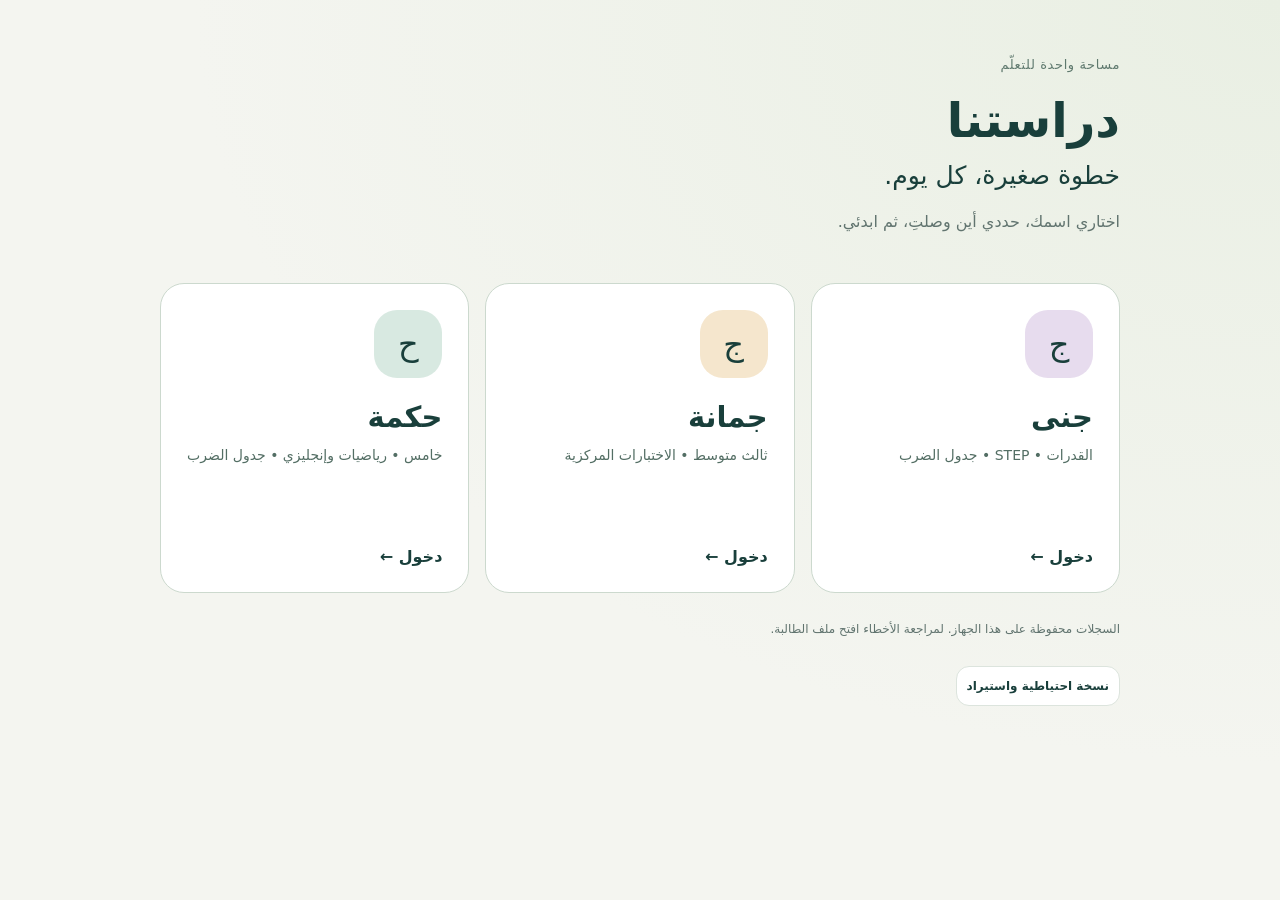
<file: study/modules/crossword/index.html>
<!doctype html>
<html lang="ar" dir="rtl">
<head>
<meta charset="utf-8"><meta name="viewport" content="width=device-width,initial-scale=1,viewport-fit=cover">
<title>الكلمات المتقاطعة</title>
<style>
:root{--bg:#f6f8f4;--card:#fff;--ink:#18362f;--muted:#71817d;--line:#dfe7e3;--green:#2f6d61;--gold:#b58b3a;--ok:#eaf7ee;--bad:#fff0ed}
*{box-sizing:border-box}body{margin:0;background:var(--bg);color:var(--ink);font-family:system-ui,-apple-system,"Segoe UI",Tahoma,Arial,sans-serif}
main{max-width:760px;margin:auto;padding:12px}.top{display:flex;justify-content:space-between;align-items:center;gap:8px;margin-bottom:12px}
h1{font-size:21px;margin:0}.sub{font-size:12px;color:var(--muted)}.card{background:var(--card);border:1px solid var(--line);border-radius:18px;padding:14px;margin-bottom:12px;box-shadow:0 7px 22px rgba(25,55,47,.06)}
.row{display:flex;gap:8px;align-items:center;flex-wrap:wrap}.between{justify-content:space-between}
button,input{font:inherit}button{border:0;border-radius:12px;padding:10px 13px;background:var(--green);color:#fff;font-weight:800}.light{background:#fff;color:var(--ink);border:1px solid var(--line)}.gold{background:var(--gold)}
.tabs button{flex:1}.tabs .on{outline:3px solid #cfe0da}.board-wrap{overflow:auto;padding:5px}
.board{display:grid;gap:2px;justify-content:center;direction:ltr;min-width:max-content}
.cell{width:38px;height:38px;border:1px solid #aebdb8;border-radius:5px;background:#fff;display:flex;align-items:center;justify-content:center;font-weight:900;font-size:20px;position:relative;text-transform:uppercase}
.cell.empty{border:0;background:transparent}.cell.solved{background:#edf7f1}.num{position:absolute;left:2px;top:1px;font-size:8px;color:#6d7c78;font-weight:800}
.clues{display:grid;gap:7px}.clue{width:100%;text-align:start;background:#fff;color:var(--ink);border:1px solid var(--line);font-weight:700}.clue.active{border-color:var(--gold);box-shadow:0 0 0 2px #f2e7ca}.clue.done{background:var(--ok)}
.badge{display:inline-block;padding:4px 8px;border-radius:999px;background:#eef4f1;font-size:11px;font-weight:800}.entry{display:grid;grid-template-columns:1fr auto;gap:7px;margin-top:10px}
.entry input{width:100%;border:1px solid #b9c7c2;border-radius:12px;padding:11px;background:#fff;font-size:18px;font-weight:800}
.feed{padding:9px 11px;border-radius:11px;margin-top:8px}.ok{background:var(--ok)}.bad{background:var(--bad)}
.finish{text-align:center}.finish .big{font-size:38px;font-weight:900;color:var(--gold)}
@media(max-width:520px){.cell{width:32px;height:32px;font-size:17px}.entry{grid-template-columns:1fr}.entry button{width:100%}}
</style>
<script src="../bridge.js"></script>
</head><body><main id="app"></main>
<script>
"use strict";
const app=document.getElementById('app'), ALL=Array.isArray(STUDY_CONTEXT.sharedVocab)?STUDY_CONTEXT.sharedVocab:[];
let lang=new URLSearchParams(location.search).get('mode')==='en'?'en':'ar', puzzle=null, active=0, mistakes=0;
const esc=s=>String(s??'').replace(/[&<>"']/g,m=>({'&':'&amp;','<':'&lt;','>':'&gt;','"':'&quot;',"'":'&#39;'}[m]));
const arNorm=s=>String(s||'').replace(/[إأآ]/g,'ا').replace(/ى/g,'ي').replace(/ة/g,'ه').replace(/ؤ/g,'و').replace(/ئ/g,'ي').replace(/[^ء-ي]/g,'');
const enNorm=s=>String(s||'').toLowerCase().replace(/[^a-z]/g,'');
function entryFromQ(q){
 const m=String(q.text||'').match(/[«“"]([^»”"]+)[»”"]/); if(!m)return null;
 const ans=String(q.options?.[q.answer]??'').trim(); if(!ans)return null;
 if(q.track==='verbal'&&['المفردات في السياق','الأضداد'].includes(q.skill)){
  const clean=arNorm(ans); if(clean.length<3||clean.length>10)return null;
  return {id:q.id,word:clean,shown:ans,clue:(q.skill==='الأضداد'?'ضد':'مرادف')+' «'+m[1]+'»',kind:q.skill};
 }
 if(q.track==='step'&&q.subject==='Vocabulary'&&['Synonyms','Antonyms'].includes(q.skill)){
  const clean=enNorm(ans); if(clean.length<3||clean.length>10)return null;
  return {id:q.id,word:clean,shown:ans,clue:(q.skill==='Antonyms'?'Opposite of ':'Synonym of ')+m[1],kind:q.skill};
 }
 return null
}
function pool(){
 const seen=new Set(),out=[];
 for(const q of ALL){const e=entryFromQ(q);if(!e)continue;const key=e.clue+'|'+e.word;if(seen.has(key))continue;seen.add(key);if((lang==='ar'&&q.track==='verbal')||(lang==='en'&&q.track==='step'))out.push(e)}
 return out
}
function shuffle(a){const x=a.slice();for(let i=x.length-1;i>0;i--){const j=Math.floor(Math.random()*(i+1));[x[i],x[j]]=[x[j],x[i]]}return x}
function key(x,y){return x+','+y}
function canPlace(word,x,y,dir,cells){
 let crossings=0;
 for(let i=0;i<word.length;i++){
  const cx=x+(dir==='h'?i:0),cy=y+(dir==='v'?i:0),k=key(cx,cy),c=cells.get(k);
  if(c&&c.ch!==word[i])return -1;
  if(c&&c.ch===word[i])crossings++;
 }
 return crossings
}
function makePuzzle(){
 const candidates=shuffle(pool());
 for(let attempt=0;attempt<80;attempt++){
  const cells=new Map(),placed=[],list=shuffle(candidates).slice(0,28);
  const first=list.shift();if(!first)break;
  placed.push({...first,x:0,y:0,dir:'h'});for(let i=0;i<first.word.length;i++)cells.set(key(i,0),{ch:first.word[i],owners:[0]});
  for(const e of list){
   if(placed.length>=5)break;
   const spots=[];
   for(let pi=0;pi<placed.length;pi++){
    const p=placed[pi],ndir=p.dir==='h'?'v':'h';
    for(let i=0;i<e.word.length;i++)for(let j=0;j<p.word.length;j++){
     if(e.word[i]!==p.word[j])continue;
     const px=p.x+(p.dir==='h'?j:0),py=p.y+(p.dir==='v'?j:0);
     const x=px-(ndir==='h'?i:0),y=py-(ndir==='v'?i:0);
     const cross=canPlace(e.word,x,y,ndir,cells);if(cross>0)spots.push({x,y,dir:ndir,cross});
    }
   }
   if(!spots.length)continue;spots.sort((a,b)=>b.cross-a.cross);const sp=spots[Math.floor(Math.random()*Math.min(3,spots.length))];
   const idx=placed.length;placed.push({...e,...sp});
   for(let i=0;i<e.word.length;i++){const cx=sp.x+(sp.dir==='h'?i:0),cy=sp.y+(sp.dir==='v'?i:0),k=key(cx,cy),old=cells.get(k);cells.set(k,{ch:e.word[i],owners:[...(old?.owners||[]),idx]})}
  }
  if(placed.length>=5)return finalize(placed,cells)
 }
 return fallback(candidates.slice(0,5))
}
function fallback(es){
 const cells=new Map(),placed=[];es.forEach((e,i)=>{placed.push({...e,x:0,y:i*2,dir:'h'});for(let j=0;j<e.word.length;j++)cells.set(key(j,i*2),{ch:e.word[j],owners:[i]})});return finalize(placed,cells)
}
function finalize(placed,cells){
 let minX=Infinity,maxX=-Infinity,minY=Infinity,maxY=-Infinity;for(const k of cells.keys()){const [x,y]=k.split(',').map(Number);minX=Math.min(minX,x);maxX=Math.max(maxX,x);minY=Math.min(minY,y);maxY=Math.max(maxY,y)}
 placed.forEach((p,i)=>p.no=i+1);return{placed,cells,minX,maxX,minY,maxY,solved:new Set()}
}
function render(){
 const p=puzzle,w=p.maxX-p.minX+1,h=p.maxY-p.minY+1;
 let board='';for(let y=p.minY;y<=p.maxY;y++)for(let x=p.minX;x<=p.maxX;x++){const c=p.cells.get(key(x,y));if(!c){board+='<div class="cell empty"></div>';continue}const start=p.placed.find(z=>z.x===x&&z.y===y);const reveal=c.owners.some(i=>p.solved.has(i));board+=`<div class="cell ${reveal?'solved':''}">${start?'<span class="num">'+start.no+'</span>':''}${reveal?esc(c.ch):''}</div>`}
 const modeTitle=lang==='ar'?'العربية — مرادفات وأضداد':'English — Synonyms & Antonyms';
 app.innerHTML=`<div class="top"><div><h1>الكلمات المتقاطعة</h1><div class="sub">لعبة مشتركة • ${modeTitle}</div></div><button class="light" onclick="studyHome()">ملفي</button></div>
 <div class="card"><div class="row tabs"><button class="${lang==='ar'?'on':''}" onclick="switchLang('ar')">العربية</button><button class="${lang==='en'?'on':''}" onclick="switchLang('en')">English</button></div></div>
 <div class="card board-wrap"><div class="board" style="grid-template-columns:repeat(${w},auto)">${board}</div></div>
 <div class="card"><div class="row between"><b>${lang==='ar'?'التلميحات':'Clues'}</b><span class="badge">${p.solved.size}/${p.placed.length}</span></div><div class="clues">${p.placed.map((e,i)=>`<button class="clue ${active===i?'active':''} ${p.solved.has(i)?'done':''}" onclick="pickClue(${i})"><b>${e.no}.</b> ${esc(e.clue)} <span class="badge">${e.dir==='h'?(lang==='ar'?'أفقي':'Across'):(lang==='ar'?'رأسي':'Down')}</span></button>`).join('')}</div>
 ${p.solved.size<p.placed.length?`<div class="entry"><input id="guess" autocomplete="off" autocapitalize="none" placeholder="${lang==='ar'?'اكتبي الكلمة':'Type the word'}" dir="${lang==='ar'?'rtl':'ltr'}"><button onclick="check()">تحقق</button></div><div id="feed"></div>`:`<div class="finish"><div class="big">✓</div><h2>${lang==='ar'?'أحسنتِ! اكتملت الكلمات':'Great! Puzzle complete'}</h2><p>${lang==='ar'?'الأخطاء المسجلة: ':'Mistakes: '}${mistakes}</p><button class="gold" onclick="newGame()">جولة جديدة</button></div>`}
 </div>`;
 const g=document.getElementById('guess');if(g)g.addEventListener('keydown',e=>{if(e.key==='Enter')check()})
}
window.pickClue=i=>{if(!puzzle.solved.has(i)){active=i;render();setTimeout(()=>document.getElementById('guess')?.focus(),50)}};
window.check=function(){
 const e=puzzle.placed[active],raw=document.getElementById('guess')?.value||'',norm=lang==='ar'?arNorm(raw):enNorm(raw),ok=norm===e.word;
 studyRecord({module:'crossword',subject:lang==='ar'?'العربية':'English',skill:e.kind,text:e.clue,selected:raw,correctText:e.shown,correct:ok,explanation:lang==='ar'?'من بنك القدرات اللفظي':'From STEP vocabulary'});
 if(ok){puzzle.solved.add(active);const next=puzzle.placed.findIndex((_,i)=>!puzzle.solved.has(i));if(next>=0)active=next;render()}
 else{mistakes++;const f=document.getElementById('feed');if(f)f.innerHTML=`<div class="feed bad">${lang==='ar'?'ليست الإجابة المطلوبة، حاولي مرة أخرى.':'Not quite. Try again.'}</div>`;document.getElementById('guess')?.select()}
};
window.switchLang=l=>{lang=l;newGame()};
window.newGame=function(){mistakes=0;active=0;puzzle=makePuzzle();render()};
newGame();
</script></body></html>
</file>
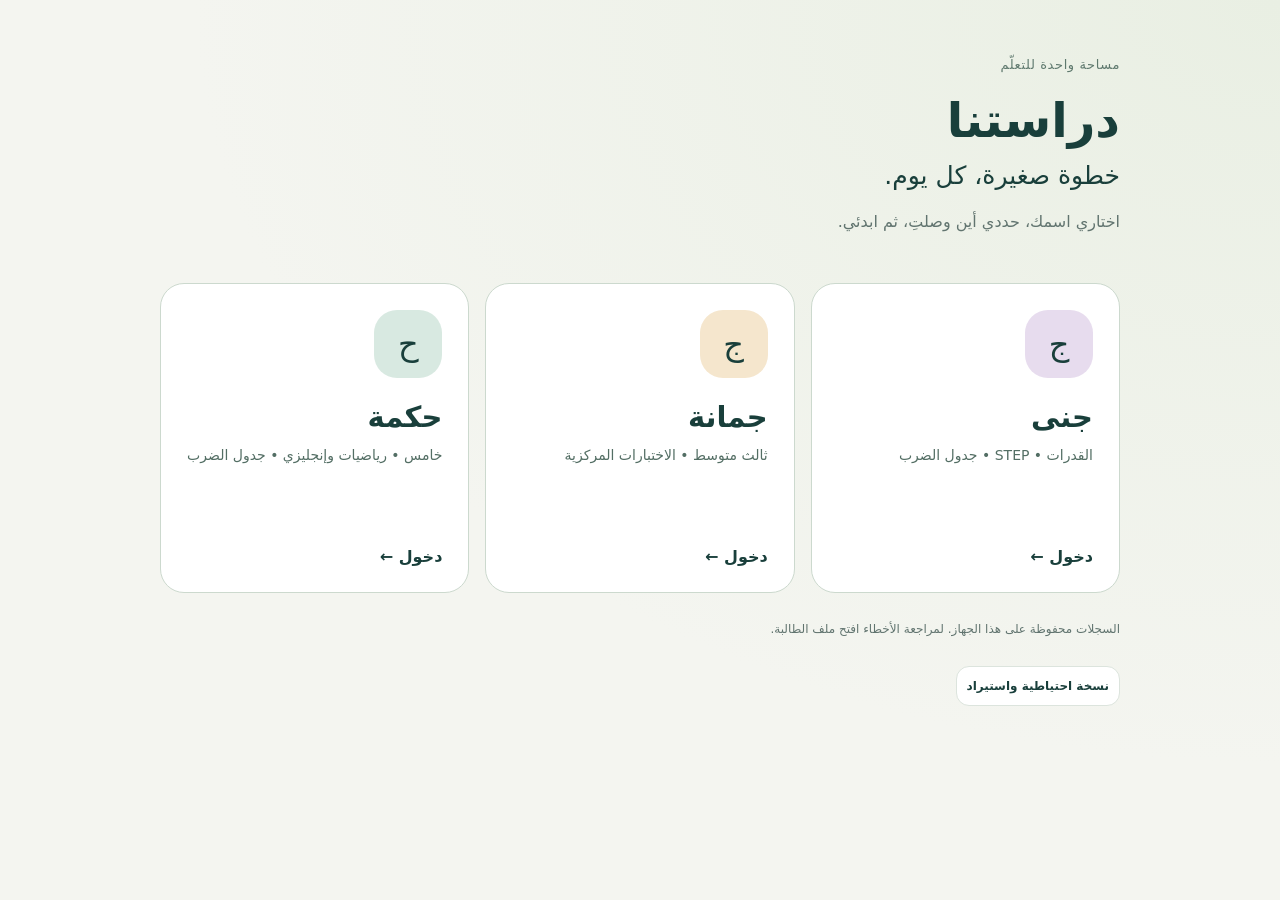
<file: study/modules/math/index.html>
<!doctype html>
<html lang="ar" dir="rtl">
<head>
<meta charset="utf-8">
<meta name="viewport" content="width=device-width,initial-scale=1,viewport-fit=cover">
<meta name="theme-color" content="#ffffff">
<title>مغامرة الرياضيات V5</title>

<style>
:root{
  --bg:#f7f8fb;--card:#fff;--text:#172033;--muted:#697386;--line:#e4e8f0;
  --accent:#2563eb;--accentSoft:#eef2ff;--good:#15803d;--bad:#b91c1c;
  --warn:#f59e0b;--shadow:0 12px 28px rgba(25,35,55,.08);--r:22px
}
*{box-sizing:border-box}
body{margin:0;font-family:Tahoma,Arial,sans-serif;background:var(--bg);color:var(--text);min-height:100vh}
button,input{font-family:inherit}
.app{max-width:1000px;margin:auto;padding:14px 14px 94px}
.header{display:flex;justify-content:space-between;gap:10px;align-items:flex-start;flex-wrap:wrap;margin-bottom:12px}
.brand{font-size:clamp(25px,5vw,38px);font-weight:900}
.sub{color:var(--muted);line-height:1.7;margin-top:3px}
.badges{display:flex;gap:7px;flex-wrap:wrap}
.pill{background:#fff;border:1px solid var(--line);border-radius:999px;padding:9px 12px;font-weight:900}
.progressWrap{height:10px;background:#e9edf4;border-radius:999px;overflow:hidden;margin-bottom:16px}
.progress{height:100%;width:0;background:linear-gradient(90deg,#22c55e,#3b82f6);transition:.3s}
.card{background:#fff;border:1px solid var(--line);border-radius:var(--r);box-shadow:var(--shadow);padding:18px;margin-bottom:14px}
.screen{display:none}.screen.active{display:block}
.hero{text-align:center;padding:28px 18px}.heroIcon{font-size:64px}
h1,h2,h3{margin:8px 0 12px}.lead{font-size:18px;line-height:1.85}
.grid{display:grid;gap:12px}.g3{grid-template-columns:repeat(3,1fr)}.g4{grid-template-columns:repeat(4,1fr)}
@media(max-width:760px){.g3,.g4{grid-template-columns:1fr 1fr}}
@media(max-width:520px){.g3,.g4{grid-template-columns:1fr}}
.tile{border:2px solid transparent;background:#fff;border-radius:20px;padding:18px;text-align:center;box-shadow:0 8px 20px rgba(0,0,0,.055);cursor:pointer;transition:.15s}
.tile:hover{transform:translateY(-2px);border-color:#c7d2fe}.tile .ico{font-size:40px}
.btn{border:none;border-radius:15px;padding:12px 17px;min-height:49px;background:#111827;color:#fff;font-size:17px;font-weight:900;cursor:pointer}
.btn.secondary{background:#eef2ff;color:#3730a3}.btn.soft{background:#f1f5f9;color:#172033}.btn.good{background:#16a34a}.btn.warn{background:#f59e0b}
.btn:disabled{opacity:.45;cursor:not-allowed}
.actions{display:flex;gap:9px;flex-wrap:wrap;justify-content:center;margin-top:15px}
.center{text-align:center}.mini{font-size:14px;color:var(--muted);line-height:1.7}
.badge{display:inline-block;background:#eef2ff;color:#3730a3;padding:6px 10px;border-radius:999px;font-size:13px;font-weight:900}
.numberBox{direction:ltr;text-align:center;font-size:clamp(42px,11vw,78px);font-weight:900;letter-spacing:2px;margin:10px 0}
.q{font-size:21px;line-height:1.7;text-align:center;font-weight:900}
.feedback{display:none;margin-top:14px;padding:13px;border-radius:15px;font-size:17px;font-weight:800;line-height:1.7}
.feedback.show{display:block}.feedback.ok{background:#ecfdf5;color:#166534}.feedback.bad{background:#fff1f2;color:#9f1239}
.hidden{display:none!important}
.choices{display:grid;grid-template-columns:repeat(2,1fr);gap:9px;margin-top:15px}
@media(max-width:620px){.choices{grid-template-columns:1fr}}
.choice{border:2px solid var(--line);background:#fff;border-radius:16px;padding:14px;font-size:18px;font-weight:900;cursor:pointer}
.choice.correct{border-color:#16a34a;background:#f0fdf4}.choice.wrong{border-color:#dc2626;background:#fff1f2}

/* Place value */
.placeScroll{overflow-x:auto;padding-bottom:5px}
.placeTable{min-width:620px;width:100%;border-collapse:separate;border-spacing:5px}
.placeTable th,.placeTable td{text-align:center;padding:10px 5px;border:1px solid var(--line);border-radius:12px;background:#fafbfc}
.placeTable th{font-size:13px}.placeTable td{font-size:28px;font-weight:900}
.markedNumber{display:inline-flex;direction:ltr;unicode-bidi:isolate;align-items:baseline;justify-content:center}
.markedNumber span{display:inline-block;direction:ltr;unicode-bidi:isolate}
.markedDigit{text-decoration:underline;text-decoration-thickness:6px;text-underline-offset:8px;text-decoration-color:#2563eb;background:rgba(37,99,235,.08);border-radius:6px;padding:0 2px}
.dragArea{display:flex;justify-content:center;margin:18px 0}
.dragDigit{width:72px;height:72px;border-radius:18px;border:2px solid #c7d2fe;background:#eef2ff;display:grid;place-items:center;font-size:38px;font-weight:900;cursor:pointer}
.dragDigit.selected{outline:4px solid var(--warn)}
.targets{display:grid;grid-template-columns:repeat(3,1fr);gap:9px}
@media(max-width:700px){.targets{grid-template-columns:repeat(2,1fr)}}
.target{min-height:92px;border:2px dashed #9ca3af;border-radius:17px;background:#fafafa;display:flex;flex-direction:column;align-items:center;justify-content:center;padding:7px;text-align:center;cursor:pointer}
.target b{font-size:16px}.target small{color:var(--muted);margin-top:4px}.target.correct{background:#f0fdf4;border-color:#16a34a}.target.wrong{background:#fff1f2;border-color:#dc2626}
.exp{direction:ltr;text-align:center;background:#f9fafb;border:1px dashed #9ca3af;border-radius:16px;padding:15px;font-size:clamp(21px,5vw,30px);font-weight:900}
.wordAnswer{width:100%;min-height:115px;border:2px solid #cbd5e1;border-radius:16px;padding:14px;font-size:20px;line-height:1.8;resize:vertical;background:#fff;direction:rtl;text-align:right}
.wordExample{background:#f8fafc;border:1px dashed #94a3b8;border-radius:16px;padding:15px;font-size:19px;line-height:1.9;margin-top:12px}


/* Multiplication */
.mulLayout{display:grid;grid-template-columns:1.2fr .8fr;gap:16px}
@media(max-width:760px){.mulLayout{grid-template-columns:1fr}}
.tables{display:grid;grid-template-columns:repeat(6,1fr);gap:8px}
@media(max-width:380px){.tables{grid-template-columns:repeat(5,1fr)}}
.tableBtn,.ans{min-height:46px;border:1px solid var(--line);background:#fff;border-radius:12px;font-size:1rem;cursor:pointer;font-weight:800}
.tableBtn.active{border-color:var(--accent);background:#dbeafe}
.work{margin-top:16px;background:#f3f4f6;border-radius:16px;padding:20px;text-align:center}
.mulQ{font-size:2.4rem;font-weight:900;margin:20px 0}
.answers{display:grid;grid-template-columns:1fr 1fr;gap:10px}
.ans{font-size:1.3rem}.stats{display:grid;grid-template-columns:repeat(3,1fr);text-align:center;gap:8px}
.stat strong{display:block;font-size:1.7rem}.stat span{font-size:.8rem;color:var(--muted)}
.bar{height:8px;background:#f3f4f6;border-radius:999px;overflow:hidden;margin-top:14px}.bar i{display:block;height:100%;background:var(--accent);width:0}

/* Decimal operations */
.stageBtns{display:flex;gap:8px;flex-wrap:wrap;justify-content:center}
.stageBtns .btn.active{background:#2563eb;color:#fff}
.verticalMath{direction:ltr;width:min(360px,100%);margin:18px auto;background:#fafafa;border:1px solid var(--line);border-radius:18px;padding:18px}
.mathRow{display:grid;grid-template-columns:42px 1fr;align-items:center;font-size:clamp(30px,8vw,48px);font-weight:900;letter-spacing:2px}
.mathRow .op{text-align:center}.mathNum{text-align:right;white-space:pre;font-family:Tahoma,Arial,sans-serif}
.mathLine{height:3px;background:#111827;margin:7px 0 10px 42px;border-radius:2px}
.mathInput{width:100%;font-size:34px;font-weight:900;text-align:center;direction:ltr;padding:11px;border:2px solid #cbd5e1;border-radius:14px;background:#fff}
.tip{background:#fff7ed;border:1px solid #fed7aa;border-radius:15px;padding:12px;line-height:1.8;margin-top:12px}
.horizontalProblem{direction:ltr;text-align:center;font-size:clamp(34px,8vw,54px);font-weight:900;letter-spacing:2px;margin:18px 0;padding:18px;background:#f8fafc;border:1px solid var(--line);border-radius:18px}
.arrangeTitle{text-align:center;font-size:18px;font-weight:900;margin:16px 0 10px}
.alignBoard{overflow-x:auto;padding-bottom:6px}
.alignGrid{min-width:620px;display:grid;grid-template-columns:repeat(7,1fr);gap:5px;direction:ltr}
.alignHead,.alignCell{border:1px solid var(--line);border-radius:11px;text-align:center;min-height:54px;display:flex;align-items:center;justify-content:center;background:#fff}
.alignHead{font-size:12px;color:var(--muted);direction:rtl;padding:5px}
.alignCell{font-size:28px;font-weight:900;cursor:pointer}
.alignCell.comma{background:#f8fafc}
.alignCell.activeTarget{outline:3px solid #2563eb;background:#eff6ff}
.alignCell.filled{background:#f0fdf4;border-color:#86efac}
.arrangeStatus{text-align:center;font-weight:800;line-height:1.7;margin-top:10px}
.calcArea.locked{opacity:.45;pointer-events:none}

.keyboard{display:grid;grid-template-columns:repeat(4,1fr);gap:7px;max-width:420px;margin:12px auto}
.key{min-height:48px;border:1px solid #cbd5e1;background:#fff;border-radius:13px;font-size:24px;font-weight:900;cursor:pointer}


/* Mental addition/subtraction */
.mentalRules{display:grid;grid-template-columns:1fr 1fr;gap:14px;margin-top:14px}
@media(max-width:720px){.mentalRules{grid-template-columns:1fr}}
.ruleCard{border:1px solid var(--line);border-radius:18px;padding:17px;background:#fff}
.ruleCard h3{margin-top:0}.ruleFormula{direction:ltr;text-align:center;font-size:clamp(22px,5vw,32px);font-weight:900;padding:12px;border-radius:14px;background:#f8fafc;margin:10px 0}
.ruleExample{direction:ltr;text-align:center;font-size:clamp(19px,4.5vw,27px);font-weight:900;padding:12px;border:1px dashed #94a3b8;border-radius:14px;margin-top:10px;background:#fff}
.mentalSetup{display:grid;grid-template-columns:1fr 1fr;gap:14px}
@media(max-width:680px){.mentalSetup{grid-template-columns:1fr}}
.mentalStep{margin-top:14px;padding:16px;border:1px solid var(--line);border-radius:17px;background:#fafafa}
.mentalStep.locked{opacity:.42;pointer-events:none}
.mentalStep.done{background:#f0fdf4;border-color:#86efac}
.mentalMethods,.mentalChoices{display:grid;grid-template-columns:repeat(3,1fr);gap:9px;margin-top:12px}
.mentalChoices{grid-template-columns:repeat(4,1fr)}
@media(max-width:650px){.mentalMethods{grid-template-columns:1fr}.mentalChoices{grid-template-columns:1fr 1fr}}
.mentalChoice{min-height:56px;border:1px solid #cbd5e1;background:#fff;border-radius:14px;padding:10px;font-weight:900;cursor:pointer;font-size:16px}
.mentalChoice:hover{border-color:var(--accent)}
.mentalChoice.correct{background:#f0fdf4;border-color:#16a34a}
.mentalChoice.wrong{background:#fff1f2;border-color:#dc2626}
.mentalProblem{direction:ltr;text-align:center;font-size:clamp(34px,8vw,54px);font-weight:950;margin:18px 0}
.mentalTransform{direction:ltr;text-align:center;font-size:clamp(25px,6vw,38px);font-weight:900;background:#eff6ff;border:1px solid #bfdbfe;border-radius:16px;padding:14px;margin:12px 0}
.mentalHint{line-height:1.9;background:#fffbeb;border:1px solid #fde68a;border-radius:15px;padding:12px;margin-top:10px}
.mentalStatus{text-align:center;font-weight:900;line-height:1.8;margin-top:10px}

/* footer */
.footer{position:fixed;bottom:0;left:0;right:0;background:rgba(255,255,255,.94);backdrop-filter:blur(8px);border-top:1px solid var(--line);padding:9px;z-index:20}
.footerIn{max-width:1000px;margin:auto;display:flex;gap:7px}.footerIn button{flex:1;min-height:44px;font-size:14px;padding:9px}
</style>
<script src="../bridge.js"></script></head>
<body>
<div class="app">
  <div class="header">
    <div>
      <div class="brand">🎮 مغامرة الرياضيات</div>
      <div class="sub">المنازل • جدول الضرب والقسمة • جمع وطرح الأعداد العشرية • الحساب الذهني</div>
    </div>
    <div>
      <div class="badges">
        <div class="pill">⭐ <span id="globalStars">٠</span></div>
        <div class="pill">🪙 <span id="globalCoins">٠</span></div>
        <div class="pill">🏆 <span id="globalCups">٠</span></div>
      </div>
      <div class="mini center" style="margin-top:7px">⭐ لكل إجابة صحيحة • 🪙 كل ٣ صحيحة متتالية • 🏆 جولة كاملة بلا خطأ</div>
    </div>
  </div>
  <div class="progressWrap"><div id="progress" class="progress"></div></div>

  <section id="home" class="screen active">
    <div class="card hero">
      <div class="heroIcon">🧠✨</div>
      <h1>اختاري مغامرتك</h1>
      <p class="lead">أربعة أقسام مستقلة، وكلها تستخدم الأرقام العربية الهندية وتحفظ التقدم على الجهاز.</p>
    </div>
    <div class="grid g4">
      <div class="tile" onclick="openPlaces()"><div class="ico">🔢</div><h3>المنازل</h3><div class="mini">حتى المئات، والعشري حتى جزء من ألف</div></div>
      <div class="tile" onclick="openMultiplication()"><div class="ico">✖️➗</div><h3>جدول الضرب والقسمة</h3><div class="mini">تعلّم، اختبار، ومراجعة الأخطاء</div></div>
      <div class="tile" onclick="openDecimals()"><div class="ico">➕➖</div><h3>جمع وطرح عشري</h3><div class="mini">من جزء من عشرة حتى جزء من ألف</div></div>
      <div class="tile" onclick="openMental()"><div class="ico">⚡🧠</div><h3>جمع وطرح ذهني</h3><div class="mini">تعويض ذكي للأعداد الصحيحة والعشرية</div></div>
    </div>
  </section>

  <!-- PLACE VALUE -->
  <section id="placesHome" class="screen">
    <div class="card center">
      <span class="badge">القسم الأول</span>
      <h2>المنازل والقيمة المنزلية</h2>
      <div class="mini">الآحاد ← العشرات ← المئات ← جزء من عشرة ← جزء من مئة ← جزء من ألف</div>
    </div>
    <div class="grid g4">
      <div class="tile" onclick="showPlaceLesson()"><div class="ico">📘</div><h3>شرح</h3><div>جدول المنازل والصيغ</div></div>
      <div class="tile" onclick="startPlaceDrag()"><div class="ico">🖐️</div><h3>اسحبي الرقم</h3><div>اختاري منزلة الرقم المسطّر</div></div>
      <div class="tile" onclick="startPlaceAnalysis()"><div class="ico">🧩</div><h3>الصيغة التحليلية</h3><div>اختاري التحليل الصحيح</div></div>
      <div class="tile" onclick="startPlaceWords()"><div class="ico">✍️</div><h3>الصيغة اللفظية</h3><div>اكتبي العدد بالكلمات</div></div>
    </div>
  </section>

  <section id="placeLesson" class="screen">
    <div class="card">
      <h2>ترتيب المنازل</h2>
      <div class="placeScroll">
        <table class="placeTable">
          <tr><th>المئات</th><th>العشرات</th><th>الآحاد</th><th>الفاصلة</th><th>جزء من عشرة</th><th>جزء من مئة</th><th>جزء من ألف</th></tr>
          <tr><td>٣</td><td>٢</td><td>٧</td><td>,</td><td>٤</td><td>٦</td><td>٥</td></tr>
        </table>
      </div>
      <div class="numberBox">٣٢٧,٤٦٥</div>
      <h3>الصيغة التحليلية المعتمدة</h3>
      <div class="exp">٧ + ٢٠ + ٣٠٠ + ٠,٤ + ٠,٠٦ + ٠,٠٠٥</div>
      <div class="tip"><b>قاعدة التطبيق:</b> نبدأ دائمًا بالآحاد، ثم العشرات، ثم المئات، ثم جزء من عشرة، ثم جزء من مئة، ثم جزء من ألف.</div>
      <h3 style="margin-top:18px">الصيغة اللفظية</h3>
      <div class="wordExample"><b>٣٢٧,٤٦٥</b><br>ثلاثمئة وسبعة وعشرون وأربعمئة وخمسة وستون جزءًا من ألف</div>
      <div class="actions"><button class="btn" onclick="startPlaceDrag()">ابدئي اللعب</button></div>
    </div>
  </section>

  <section id="placeDrag" class="screen">
    <div class="card">
      <div class="center"><span id="placeDragBadge" class="badge"></span></div>
      <div class="q">اسحبي الرقم الذي تحته خط إلى منزلته الصحيحة</div>
      <div id="placeDragNumber" class="numberBox"></div>
      <div class="dragArea"><div id="placeDragDigit" class="dragDigit"></div></div>
      <div id="placeTargets" class="targets"></div>
      <div id="placeDragFb" class="feedback"></div>
      <div class="actions"><button id="placeDragNext" class="btn hidden" onclick="nextPlaceDrag()">السؤال التالي</button></div>
      <div class="mini center">على الجوال: اضغطي الرقم ثم اضغطي المنزلة.</div>
    </div>
  </section>

  <section id="placeAnalysis" class="screen">
    <div class="card">
      <div class="center"><span id="analysisBadge" class="badge"></span></div>
      <div class="q">اختاري الصيغة التحليلية الصحيحة</div>
      <div id="analysisNumber" class="numberBox"></div>
      <div id="analysisChoices" class="choices"></div>
      <div id="analysisFb" class="feedback"></div>
      <div class="actions"><button id="analysisNext" class="btn hidden" onclick="nextAnalysis()">السؤال التالي</button></div>
    </div>
  </section>
  
  <section id="placeWords" class="screen">
    <div class="card">
      <div class="center"><span id="wordsBadge" class="badge"></span></div>
      <div id="wordsQuestion" class="q"></div>
      <div id="wordsPromptNumber" class="numberBox"></div>
      <div id="wordsPromptText" class="wordExample hidden"></div>

      <div id="wordsChoiceArea">
        <div id="wordsChoices" class="choices"></div>
      </div>

      <div id="wordsWriteArea" class="hidden">
        <textarea id="wordsInput" class="wordAnswer" placeholder="اكتبي العدد بالكلمات هنا..." autocomplete="off" autocorrect="off" spellcheck="false"></textarea>
        <div class="actions">
          <button class="btn soft" onclick="clearWordsInput()">مسح</button>
          <button class="btn soft" onclick="revealWordsAnswer()">إظهار الإجابة</button>
          <button class="btn" onclick="checkWordsAnswer()">تحقق</button>
        </div>
      </div>

      <div id="wordsFb" class="feedback"></div>
      <div class="actions">
        <button id="wordsNext" class="btn good hidden" onclick="nextWordsQuestion()">التالي</button>
      </div>
    </div>
  </section>



  <!-- MULTIPLICATION -->
  <section id="multiplication" class="screen">
    <div class="card center">
      <span class="badge">القسم الثاني</span>
      <h2>مدرّب جدول الضرب والقسمة</h2>
      <div class="mini">حفظ، اختبار، ومراجعة الأخطاء بطريقة متكررة ذكية</div>
    </div>
    <div class="mulLayout">
      <main class="card">
        <h3>اختاري الجداول</h3>
        <div id="mulTables" class="tables"></div>

        <h3 style="margin-top:16px">نوع التدريب</h3>
        <div class="actions" style="justify-content:flex-start">
          <button id="mulModeBtn" class="btn secondary" onclick="setMulOperation('mul')">✖️ ضرب</button>
          <button id="divModeBtn" class="btn secondary" onclick="setMulOperation('div')">➗ قسمة</button>
          <button id="mixModeBtn" class="btn secondary" onclick="setMulOperation('mix')">🔀 مختلط</button>
        </div>

        <div class="actions">
          <button class="btn soft" onclick="setMulMode('learn')">تعلّم</button>
          <button class="btn" onclick="setMulMode('quiz')">اختبار</button>
          <button class="btn soft" onclick="reviewMulWeak()">راجع أخطائي <span id="mulWeakCount">(٠)</span></button>
        </div>

        <div class="work">
          <div id="mulModeLabel" class="mini">اختبار</div>
          <div id="mulQuestion" class="mulQ">٢ × ٤ = ؟</div>
          <div id="mulAnswers" class="answers"></div>
          <button id="mulRevealBtn" class="btn hidden" style="width:100%;margin-top:10px" onclick="revealMul()">إظهار الإجابة</button>
          <div id="mulFeedback" class="feedback"></div>
        </div>
      </main>
      <aside>
        <div class="card">
          <h3>التقدم في هذه الجلسة</h3>
          <div class="stats">
            <div class="stat"><strong id="mulCorrect">٠</strong><span>صحيح</span></div>
            <div class="stat"><strong id="mulWrong">٠</strong><span>خطأ</span></div>
            <div class="stat"><strong id="mulAccuracy">—</strong><span>الدقة</span></div>
          </div>
          <div class="bar"><i id="mulProgress"></i></div>
        </div>
        <div class="card">
          <h3>تثبيت الحفظ بالقسمة</h3>
          <div class="mini">إذا أتقنت الطالبة ٧ × ٨ = ٥٦، يختبرها التطبيق أيضًا في ٥٦ ÷ ٧ = ٨ و٥٦ ÷ ٨ = ٧. والمسائل التي تخطئ فيها تُعاد أكثر.</div>
        </div>
        <button class="btn soft" style="width:100%" onclick="resetMulSession()">بدء جلسة جديدة</button>
      </aside>
    </div>
  </section>

  <!-- DECIMAL ADD/SUB -->
  <section id="decimalsHome" class="screen">
    <div class="card center">
      <span class="badge">القسم الثالث</span>
      <h2>جمع وطرح الأعداد العشرية</h2>
      <div class="mini">المهم أولًا: الفاصلة تحت الفاصلة، ثم الحساب منزلة منزلة.</div>
    </div>
    <div class="card">
      <div class="stageBtns">
        <button id="stage1" class="btn secondary" onclick="setDecimalStage(1)">جزء من عشرة</button>
        <button id="stage2" class="btn secondary" onclick="setDecimalStage(2)">جزء من مئة</button>
        <button id="stage3" class="btn secondary" onclick="setDecimalStage(3)">جزء من ألف</button>
        <button id="stage4" class="btn secondary" onclick="setDecimalStage(4)">مختلط</button>
      </div>
      <div class="actions">
        <button id="addMode" class="btn secondary" onclick="setDecimalOp('add')">➕ جمع</button>
        <button id="subMode" class="btn secondary" onclick="setDecimalOp('sub')">➖ طرح</button>
        <button id="mixDecimalMode" class="btn secondary" onclick="setDecimalOp('mix')">🔀 مختلط</button>
      </div>
      <div class="actions">
        <button class="btn" onclick="startDecimalQuiz()">ابدئي التدريب</button>
      </div>
    </div>
  </section>

  <section id="decimalQuiz" class="screen">
    <div class="card">
      <div class="center"><span id="decimalBadge" class="badge"></span></div>

      <div class="q">رتّبي العملية أولًا، ثم احسبي الناتج</div>

      <div id="horizontalProblem" class="horizontalProblem"></div>

      <div id="arrangeTitle" class="arrangeTitle">الخطوة ١: ضعي الفاصلة في العدد الأول</div>
      <div class="alignBoard">
        <div id="alignGrid" class="alignGrid"></div>
      </div>
      <div id="arrangeStatus" class="arrangeStatus">اضغطي خانة الفاصلة في السطر الأول.</div>

      <div id="calcArea" class="calcArea locked">
        <div class="verticalMath">
          <div class="mathRow"><div class="op"></div><div id="decA" class="mathNum"></div></div>
          <div class="mathRow"><div id="decOp" class="op">+</div><div id="decB" class="mathNum"></div></div>
          <div class="mathLine"></div>
          <input id="decimalInput" class="mathInput" inputmode="decimal" readonly placeholder="اكتبي الناتج">
        </div>

        <div id="decimalTip" class="tip">بعد ترتيب العددين تصبح الفاصلة فوق الفاصلة تمامًا.</div>
        <div class="keyboard" id="decimalKeyboard"></div>
        <div class="actions">
          <button class="btn soft" onclick="backspaceDecimal()">⌫ حذف</button>
          <button class="btn soft" onclick="clearDecimalInput()">مسح</button>
          <button class="btn" onclick="checkDecimalAnswer()">تحقق</button>
          <button id="decimalNext" class="btn good hidden" onclick="nextDecimalQuestion()">التالي</button>
        </div>
        <div id="decimalFb" class="feedback"></div>
      </div>
    </div>
  </section>


  <!-- MENTAL ADD/SUB -->
  <section id="mentalHome" class="screen">
    <div class="card center">
      <span class="badge">القسم الرابع</span>
      <h2>الجمع والطرح ذهنيًا</h2>
      <div class="mini">مستوى خامس ابتدائي: أعداد مختارة بعناية بحيث يصبح الحساب بعد التعويض بسيطًا وواضحًا.</div>
    </div>

    <div class="card">
      <h3>أنواع الأسئلة في كل جولة</h3>
      <div class="mentalRules">
        <div class="ruleCard">
          <b>🔢 أعداد صحيحة</b>
          <p>من رقمين أو ثلاثة أرقام في الطرفين.</p>
          <div class="tip">رقمان: نجعل الآحاد صفرًا.<br>ثلاثة أرقام: نجعل العشرات والآحاد صفرين.</div>
        </div>
        <div class="ruleCard">
          <b>🔹 أعداد عشرية</b>
          <p>أعشار أو أجزاء من مئة في الطرفين.</p>
          <div class="tip">أعشار: نجعل جزء العشرة صفرًا.<br>أجزاء من مئة: نجعل جزء العشرة وجزء المئة صفرين معًا.</div>
        </div>
      </div>

      <h3 style="margin-top:18px">نوع العملية</h3>
      <div class="actions">
        <button id="mentalAddBtn" class="btn secondary" onclick="setMentalOpMode('add')">➕ جمع</button>
        <button id="mentalSubBtn" class="btn secondary" onclick="setMentalOpMode('sub')">➖ طرح</button>
        <button id="mentalMixedOpBtn" class="btn secondary" onclick="setMentalOpMode('mixed')">🔀 جمع وطرح</button>
      </div>

      <div class="tip" style="margin-top:14px">
        <b>في مسائل الطرح:</b> يجب حل المسألة بطريقتين قبل الانتقال:
        <b>إضافة نفس المقدار للعددين</b> ثم <b>طرح نفس المقدار من العددين</b>، أو بالعكس.
      </div>
    </div>

    <div class="grid g2">
      <div class="tile" onclick="show('mentalLesson')"><div class="ico">📘</div><h3>الشرح المفصل</h3><div class="mini">قواعد التعويض والتصفير حسب نوع العدد.</div></div>
      <div class="tile" onclick="startMentalQuiz()"><div class="ico">⚡</div><h3>ابدئي اللعبة</h3><div class="mini">اختاري الطريقة، ثم مقدار التعويض، ثم الناتج.</div></div>
    </div>
  </section>

  <section id="mentalLesson" class="screen">
    <div class="card">
      <div class="center">
        <span class="badge">شرح الحساب الذهني</span>
        <h2>التعويض الذكي = نصنع عددًا مستديرًا ثم نحسب بسهولة</h2>
      </div>

      <div class="mentalRules">
        <div class="ruleCard">
          <h3>➕ في الجمع</h3>
          <p>نضيف مقدارًا إلى أحد العددين ونطرح <b>المقدار نفسه</b> من العدد الآخر، حتى يبقى المجموع ثابتًا.</p>
          <div class="ruleFormula">(أ + س) + (ب − س) = أ + ب</div>
          <div class="ruleExample">٤٨ + ٣٢ ← ٥٠ + ٣٠ = ٨٠</div>
          <div class="ruleExample">٣٩٨ + ٢٠٢ ← ٤٠٠ + ٢٠٠ = ٦٠٠</div>
        </div>

        <div class="ruleCard">
          <h3>➖ في الطرح</h3>
          <p>الفرق لا يتغير إذا أضفنا المقدار نفسه إلى العددين، كما لا يتغير إذا طرحنا المقدار نفسه من العددين.</p>
          <div class="ruleFormula">(أ + س) − (ب + س) = أ − ب</div>
          <div class="ruleFormula">(أ − س) − (ب − س) = أ − ب</div>
          <div class="tip"><b>في اللعبة:</b> ستجربين الطريقتين على نفس المسألة قبل الانتقال.</div>
        </div>
      </div>

      <div class="mentalRules">
        <div class="ruleCard">
          <h3>الأعداد الصحيحة</h3>
          <div class="ruleExample">٤٧ + ٣٨ ← نُصفّر الآحاد في أحد العددين</div>
          <p><b>إذا كان العدد من رقمين:</b> الحل المقبول يجب أن يحوّل أحد العددين إلى مضاعف للعشرة، مثل ٤٠ أو ٥٠ أو ٧٠.</p>
          <div class="ruleExample">٣٤٧ − ١٨٢ ← نُصفّر العشرات والآحاد معًا</div>
          <p><b>إذا كان العدد من ثلاثة أرقام:</b> الحل المقبول يجب أن يحوّل أحد العددين إلى مضاعف للمئة، مثل ٣٠٠ أو ٤٠٠ أو ٥٠٠.</p>
        </div>

        <div class="ruleCard">
          <h3>الأعداد العشرية</h3>
          <div class="ruleExample">٦,٨ + ٣,٢ ← ٧,٠ + ٣,٠ = ١٠,٠</div>
          <p><b>إذا كان حتى جزء من عشرة:</b> يجب أن يصبح جزء العشرة صفرًا.</p>
          <div class="ruleExample">٤,٩٦ + ٢,٠٤ ← ٥,٠٠ + ٢,٠٠ = ٧,٠٠</div>
          <p><b>إذا كان حتى جزء من مئة:</b> يجب أن يصبح <b>جزء العشرة وجزء المئة صفرين معًا</b>، وليس فقط جزء المئة.</p>
        </div>
      </div>

      <div class="actions">
        <button class="btn soft" onclick="openMental()">رجوع</button>
        <button class="btn" onclick="startMentalQuiz()">ابدئي اللعبة ⚡</button>
      </div>
    </div>
  </section>

  <section id="mentalQuiz" class="screen">
    <div class="card">
      <div class="center">
        <span id="mentalBadge" class="badge"></span>
        <div id="mentalProblem" class="mentalProblem"></div>
        <div id="mentalRoundRule" class="mentalHint"></div>
      </div>

      <div id="mentalStep1" class="mentalStep">
        <h3>الخطوة ١: اختاري طريقة التعويض</h3>
        <div id="mentalMethods" class="mentalMethods"></div>
        <div id="mentalMethodFb" class="feedback"></div>
      </div>

      <div id="mentalStep2" class="mentalStep locked">
        <h3>الخطوة ٢: اختاري مقدار التعويض</h3>
        <div id="mentalAmountHint" class="mentalHint"></div>
        <div id="mentalAmounts" class="mentalChoices"></div>
        <div id="mentalAmountFb" class="feedback"></div>
      </div>

      <div id="mentalStep3" class="mentalStep locked">
        <h3>الخطوة ٣: احسبي العملية بعد التصفير</h3>
        <div id="mentalTransform" class="mentalTransform"></div>
        <div id="mentalResults" class="mentalChoices"></div>
        <div id="mentalAnswerFb" class="feedback"></div>
        <div class="actions">
          <button id="mentalNext" class="btn good hidden" onclick="nextMentalQuestion()">السؤال التالي</button>
        </div>
      </div>

      <div id="mentalStatus" class="mentalStatus"></div>
    </div>
  </section>

  <section id="finish" class="screen">
    <div class="card hero">
      <div class="heroIcon">🏆</div>
      <h2 id="finishTitle">أحسنتِ!</h2>
      <p id="finishText" class="lead"></p>
      <div class="actions"><button class="btn secondary" onclick="show('home')">العودة للرئيسية</button></div>
    </div>
  </section>
</div>

<div class="footer">
  <div class="footerIn">
    <button class="btn soft" onclick="show('home')">🏠 الرئيسية</button>
    <button class="btn soft" onclick="openPlaces()">🔢 المنازل</button>
    <button class="btn soft" onclick="openMultiplication()">✖️ الضرب</button>
    <button class="btn soft" onclick="openDecimals()">➕➖ العشري</button>
    <button class="btn soft" onclick="openMental()">⚡ ذهني</button>
  </div>
</div>

<script>
/* ---------- shared ---------- */
const AR={'0':'٠','1':'١','2':'٢','3':'٣','4':'٤','5':'٥','6':'٦','7':'٧','8':'٨','9':'٩'};
const EN={'٠':'0','١':'1','٢':'2','٣':'3','٤':'4','٥':'5','٦':'6','٧':'7','٨':'8','٩':'9'};
function ar(v){return String(v).replace(/[0-9]/g,d=>AR[d]).replace(/\./g,',')}
function en(v){return String(v).replace(/[٠-٩]/g,d=>EN[d]).replace(/,/g,'.')}
function ri(a,b){return Math.floor(Math.random()*(b-a+1))+a}
function shuffle(a){for(let i=a.length-1;i>0;i--){let j=Math.floor(Math.random()*(i+1));[a[i],a[j]]=[a[j],a[i]]}return a}
function show(id){document.querySelectorAll('.screen').forEach(s=>s.classList.remove('active'));document.getElementById(id).classList.add('active');setProgress(0);window.scrollTo({top:0,behavior:'smooth'})}
function setProgress(v){document.getElementById('progress').style.width=Math.max(0,Math.min(100,v))+'%'}
let stars=Number(StudyStore.getItem('math-stars')||0),coins=Number(StudyStore.getItem('math-coins')||0),cups=Number(StudyStore.getItem('math-cups')||0);
let rewardStreak=0;
function saveGlobal(){StudyStore.setItem('math-stars',stars);StudyStore.setItem('math-coins',coins);StudyStore.setItem('math-cups',cups);renderGlobal()}
function resetRewardStreak(){rewardStreak=0}
function rewardCorrect(){
  stars+=1;
  rewardStreak+=1;
  let coin=false;
  if(rewardStreak%3===0){coins+=1;coin=true}
  saveGlobal();
  return coin
}
function rewardWrong(){rewardStreak=0}
function awardCup(){cups+=1;saveGlobal()}
function renderGlobal(){document.getElementById('globalStars').textContent=ar(stars);document.getElementById('globalCoins').textContent=ar(coins);document.getElementById('globalCups').textContent=ar(cups)}
renderGlobal();
function openPlaces(){show('placesHome')}
function openMultiplication(){show('multiplication');mulNext()}
function openDecimals(){show('decimalsHome');paintDecimalControls()}
function openMental(){show('mentalHome');paintMentalControls()}

/* ---------- place value ---------- */
const PLACES=[
  {k:'hundreds',name:'المئات',value:100},
  {k:'tens',name:'العشرات',value:10},
  {k:'ones',name:'الآحاد',value:1},
  {k:'tenths',name:'جزء من عشرة',value:.1},
  {k:'hundredths',name:'جزء من مئة',value:.01},
  {k:'thousandths',name:'جزء من ألف',value:.001}
];
function placeMap(s){
  let [i,d='']=String(s).split('.');
  i=i.padStart(3,'0').slice(-3); d=(d+'000').slice(0,3);
  return {hundreds:i[0],tens:i[1],ones:i[2],tenths:d[0],hundredths:d[1],thousandths:d[2]}
}
function randomPlaceNumber(){
  let int=ri(0,999),len=ri(1,3),dec='';
  for(let i=0;i<len;i++) dec+=ri(0,9);
  if(/^0+$/.test(dec)) dec=dec.slice(0,-1)+'5';
  return int+'.'+dec
}
function displayPlain(s){
  let [i,d='']=String(s).split('.');
  return String(Number(i))+'.'+d
}
function renderMarkedNumber(s,targetKey){
  let raw=displayPlain(s),[ip,dp='']=raw.split('.');
  const offsets={ones:0,tens:1,hundreds:2};
  const decIdx={tenths:0,hundredths:1,thousandths:2};
  let out='<span class="markedNumber">';
  for(let i=0;i<ip.length;i++){
    let target=targetKey in offsets && i===ip.length-1-offsets[targetKey];
    out+='<span class="'+(target?'markedDigit':'')+'">'+ar(ip[i])+'</span>'
  }
  if(dp.length){
    out+='<span>,</span>';
    for(let i=0;i<dp.length;i++){
      let target=targetKey in decIdx && i===decIdx[targetKey];
      out+='<span class="'+(target?'markedDigit':'')+'">'+ar(dp[i])+'</span>'
    }
  }
  out+='</span>';return out
}
function analytical(s){
  const m=placeMap(s),parts=[];
  // REQUIRED ORDER: ones, tens, hundreds, tenths, hundredths, thousandths
  const order=[
    ['ones',1],['tens',10],['hundreds',100],
    ['tenths',.1],['hundredths',.01],['thousandths',.001]
  ];
  order.forEach(([k,v])=>{
    const d=Number(m[k]); if(d!==0) parts.push(String(Number((d*v).toFixed(3))))
  });
  return parts.length?parts.join(' + '):'0'
}
function showPlaceLesson(){show('placeLesson')}

let placeDragQs=[],placeDragIndex=0,placeDragCorrect=0,placeDigitSelected=false;
function makePlaceDragQs(n=8){
  const out=[];
  while(out.length<n){
    const num=randomPlaceNumber(),m=placeMap(num),cands=PLACES.filter(p=>m[p.k]!=='0');
    const p=cands[ri(0,cands.length-1)];
    out.push({num:displayPlain(num),digit:m[p.k],place:p.name,key:p.k})
  }
  return out
}
function startPlaceDrag(){placeDragQs=makePlaceDragQs();placeDragIndex=0;placeDragCorrect=0;resetRewardStreak();show('placeDrag');renderPlaceDrag()}
function renderPlaceDrag(){
  placeDigitSelected=false;
  const q=placeDragQs[placeDragIndex];
  document.getElementById('placeDragBadge').textContent='السؤال '+ar(placeDragIndex+1)+' من '+ar(placeDragQs.length);
  document.getElementById('placeDragNumber').innerHTML=renderMarkedNumber(q.num,q.key);
  const d=document.getElementById('placeDragDigit');d.textContent=ar(q.digit);d.classList.remove('selected');
  d.onclick=()=>{placeDigitSelected=!placeDigitSelected;d.classList.toggle('selected',placeDigitSelected)};
  const box=document.getElementById('placeTargets');box.innerHTML='';
  let choices=shuffle([...PLACES]).slice(0,5);
  if(!choices.some(x=>x.name===q.place)){choices[0]=PLACES.find(x=>x.name===q.place);shuffle(choices)}
  choices.forEach(p=>{
    const t=document.createElement('div');t.className='target';t.dataset.place=p.name;
    t.innerHTML='<b>'+p.name+'</b><small>قيمة المنزلة: '+ar(p.value)+'</small>';
    t.onclick=()=>{if(placeDigitSelected)checkPlaceDrag(t,p.name)};
    box.appendChild(t)
  });
  document.getElementById('placeDragFb').className='feedback';
  document.getElementById('placeDragNext').classList.add('hidden');
  setProgress(placeDragIndex/placeDragQs.length*100)
}
function checkPlaceDrag(t,choice){
  const next=document.getElementById('placeDragNext'); if(!next.classList.contains('hidden')) return;
  const q=placeDragQs[placeDragIndex],fb=document.getElementById('placeDragFb');
  studyRecord({module:'math',subject:'الرياضيات',skill:'المنازل',text:'منزلة الرقم '+q.digit+' في العدد '+q.num,selected:choice,correctText:q.place,correct:choice===q.place});
  document.querySelectorAll('#placeTargets .target').forEach(x=>x.style.pointerEvents='none');
  if(choice===q.place){
    t.classList.add('correct');placeDragCorrect++;let gotCoin=rewardCorrect();
    fb.className='feedback show ok';fb.textContent='✅ صحيح! الرقم المُسطّر في منزلة '+q.place+'.'+(gotCoin?' 🪙 حصلتِ على قرش ذهبي!':'')
  }else{
    t.classList.add('wrong');rewardWrong();const r=[...document.querySelectorAll('#placeTargets .target')].find(x=>x.dataset.place===q.place);if(r)r.classList.add('correct');
    fb.className='feedback show bad';fb.textContent='❌ الصحيح: '+q.place+'.'
  }
  saveGlobal();next.classList.remove('hidden')
}
function nextPlaceDrag(){
  placeDragIndex++;
  if(placeDragIndex>=placeDragQs.length){
    if(placeDragCorrect===placeDragQs.length)awardCup();
    saveGlobal();document.getElementById('finishTitle').textContent='أحسنتِ في المنازل!';
    document.getElementById('finishText').textContent='النتيجة: '+ar(placeDragCorrect)+' من '+ar(placeDragQs.length)+'.';
    show('finish');setProgress(100)
  } else renderPlaceDrag()
}

let analysisQs=[],analysisIndex=0,analysisCorrect=0;
function makeAnalysisQs(n=7){
  const a=[];
  for(let i=0;i<n;i++){
    let num=displayPlain(randomPlaceNumber()),correct=analytical(num);
    let vals=correct.split(' + ').map(Number);
    let wrongs=[];
    for(let k=0;k<3;k++){
      let copy=[...vals];
      let idx=ri(0,copy.length-1);
      copy[idx]=Number((copy[idx]*(k===0?10:k===1?.1:1)+ (k===2?1:0)).toFixed(3));
      wrongs.push(copy.join(' + '))
    }
    a.push({num,correct,choices:shuffle([...new Set([correct,...wrongs])]).slice(0,4)})
  }
  return a
}
function startPlaceAnalysis(){analysisQs=makeAnalysisQs();analysisIndex=0;analysisCorrect=0;resetRewardStreak();show('placeAnalysis');renderAnalysis()}
function renderAnalysis(){
  const q=analysisQs[analysisIndex];
  document.getElementById('analysisBadge').textContent='السؤال '+ar(analysisIndex+1)+' من '+ar(analysisQs.length);
  document.getElementById('analysisNumber').textContent=ar(q.num);
  const box=document.getElementById('analysisChoices');box.innerHTML='';
  q.choices.forEach(v=>{
    const b=document.createElement('button');b.className='choice';b.dataset.v=v;b.textContent=ar(v);
    b.onclick=()=>answerAnalysis(b,v);box.appendChild(b)
  });
  document.getElementById('analysisFb').className='feedback';document.getElementById('analysisNext').classList.add('hidden');
  setProgress(analysisIndex/analysisQs.length*100)
}
function answerAnalysis(btn,v){
  const q=analysisQs[analysisIndex],next=document.getElementById('analysisNext');if(!next.classList.contains('hidden'))return;
  studyRecord({module:'math',subject:'الرياضيات',skill:'الصيغة التحليلية',text:q.num,selected:v,correctText:q.correct,correct:v===q.correct});
  const fb=document.getElementById('analysisFb'),all=[...document.querySelectorAll('#analysisChoices .choice')];all.forEach(b=>b.disabled=true);
  if(v===q.correct){btn.classList.add('correct');analysisCorrect++;let gotCoin=rewardCorrect();fb.className='feedback show ok';fb.textContent='✅ صحيح!'+(gotCoin?' 🪙 حصلتِ على قرش ذهبي!':'')}
  else{btn.classList.add('wrong');rewardWrong();let r=all.find(b=>b.dataset.v===q.correct);if(r)r.classList.add('correct');fb.className='feedback show bad';fb.innerHTML='❌ الصحيح:<br><b>'+ar(q.correct)+'</b>'}
  saveGlobal();next.classList.remove('hidden')
}
function nextAnalysis(){
  analysisIndex++;
  if(analysisIndex>=analysisQs.length){
    if(analysisCorrect===analysisQs.length)awardCup();
    saveGlobal();document.getElementById('finishTitle').textContent='أحسنتِ في الصيغة التحليلية!';
    document.getElementById('finishText').textContent='النتيجة: '+ar(analysisCorrect)+' من '+ar(analysisQs.length)+'.';
    show('finish');setProgress(100)
  } else renderAnalysis()
}


/* ---------- verbal form ---------- */
const ONES_WORDS=['صفر','واحد','اثنان','ثلاثة','أربعة','خمسة','ستة','سبعة','ثمانية','تسعة'];
const TEENS_WORDS={
  10:'عشرة',11:'أحد عشر',12:'اثنا عشر',13:'ثلاثة عشر',14:'أربعة عشر',
  15:'خمسة عشر',16:'ستة عشر',17:'سبعة عشر',18:'ثمانية عشر',19:'تسعة عشر'
};
const TENS_WORDS={20:'عشرون',30:'ثلاثون',40:'أربعون',50:'خمسون',60:'ستون',70:'سبعون',80:'ثمانون',90:'تسعون'};
const HUNDREDS_WORDS={100:'مئة',200:'مئتان',300:'ثلاثمئة',400:'أربعمئة',500:'خمسمئة',600:'ستمئة',700:'سبعمئة',800:'ثمانمئة',900:'تسعمئة'};

function integerWords(n){
  n=Number(n);
  if(n<10)return ONES_WORDS[n];
  if(n<20)return TEENS_WORDS[n];
  if(n<100){
    let t=Math.floor(n/10)*10,o=n%10;
    return o?ONES_WORDS[o]+' و'+TENS_WORDS[t]:TENS_WORDS[t];
  }
  let h=Math.floor(n/100)*100,r=n%100;
  return r?HUNDREDS_WORDS[h]+' و'+integerWords(r):HUNDREDS_WORDS[h];
}
function fractionWords(frac,digits){
  const den=digits===1?'عشرة':digits===2?'مئة':'ألف';
  if(frac===1)return 'جزء واحد من '+den;
  if(frac===2)return 'جزآن من '+den;
  if(frac>=3 && frac<=10)return integerWords(frac)+' أجزاء من '+den;
  return integerWords(frac)+' جزءًا من '+den;
}
function verbalForm(numStr){
  let raw=displayPlain(numStr),parts=raw.split('.');
  let whole=Number(parts[0]||0),dec=parts[1]||'';
  let frac=Number(dec||0);

  if(!dec.length || frac===0)return integerWords(whole);
  let f=fractionWords(frac,dec.length);
  return whole===0?f:integerWords(whole)+' و'+f;
}
function normalizeArabicWords(s){
  return String(s||'')
    .replace(/[\u064B-\u065F\u0670\u06D6-\u06ED]/g,'')
    .replace(/ـ/g,'')
    .replace(/[أإآٱ]/g,'ا')
    .replace(/ؤ/g,'و')
    .replace(/ئ/g,'ي')
    .replace(/ى/g,'ي')
    .replace(/مائة/g,'مئة')
    .replace(/مائتان/g,'مئتان')
    .replace(/جزءان/g,'جزان')
    .replace(/جزآن/g,'جزان')
    .replace(/اثنين/g,'اثنان')
    .replace(/اثني عشر/g,'اثنا عشر')
    .replace(/[،,.؛;:!?؟\-_\s]/g,'')
    .trim();
}
function makeWordNumber(){
  // Harder level: three-digit whole number, and mostly hundredths/thousandths.
  let whole=ri(100,999),digits=Math.random()<0.7?3:2,max=10**digits-1;
  let frac=ri(1,max);
  while(frac%10===0)frac=ri(1,max);
  let dec=String(frac).padStart(digits,'0');
  return whole+'.'+dec;
}
function nearWordNumbers(num){
  let [wholeText,dec='']=String(num).split('.');
  let whole=Number(wholeText),digits=dec.length,scale=10**digits,frac=Number(dec);
  let candidates=[];

  function add(w,f){
    if(w<100||w>999||f<0||f>=scale)return;
    let s=w+'.'+String(f).padStart(digits,'0');
    if(s!==num && !candidates.includes(s))candidates.push(s);
  }

  // Very close numerical distractors.
  add(whole,frac+1);
  add(whole,frac-1);
  add(whole+1,frac);
  add(whole-1,frac);
  add(whole+10,frac);
  add(whole-10,frac);

  // Visually close: swap two neighboring decimal digits.
  if(dec.length>=2){
    let a=dec.split('');
    [a[a.length-1],a[a.length-2]]=[a[a.length-2],a[a.length-1]];
    add(whole,Number(a.join('')));
  }
  if(dec.length===3){
    let a=dec.split('');
    [a[0],a[1]]=[a[1],a[0]];
    add(whole,Number(a.join('')));
  }

  // Same digits, nearby whole-number place change.
  let h=String(whole).split('');
  if(h.length===3){
    let a=[...h];
    [a[1],a[2]]=[a[2],a[1]];
    let w=Number(a.join(''));
    add(w,frac);
  }

  return shuffle(candidates);
}
function makeWordsQuestions(n=8){
  const out=[];
  for(let i=0;i<n;i++){
    let num=makeWordNumber(),answer=verbalForm(num);
    let type=i%4===3?'write':(i%2===0?'numToWords':'wordsToNum');
    let close=nearWordNumbers(num);
    let choices=[];

    if(type==='numToWords'){
      choices=[answer];
      for(let near of close){
        let wrong=verbalForm(near);
        if(!choices.includes(wrong))choices.push(wrong);
        if(choices.length===4)break;
      }
      while(choices.length<4){
        let wrong=verbalForm(makeWordNumber());
        if(!choices.includes(wrong))choices.push(wrong);
      }
      shuffle(choices);
    }else if(type==='wordsToNum'){
      choices=[num];
      for(let near of close){
        if(!choices.includes(near))choices.push(near);
        if(choices.length===4)break;
      }
      while(choices.length<4){
        let wrong=makeWordNumber();
        if(!choices.includes(wrong))choices.push(wrong);
      }
      shuffle(choices);
    }

    out.push({num,answer,type,choices});
  }
  return out;
}
let wordsQs=[],wordsIndex=0,wordsCorrect=0;

function startPlaceWords(){
  wordsQs=makeWordsQuestions();
  wordsIndex=0;
  wordsCorrect=0;
  resetRewardStreak();
  show('placeWords');
  renderWordsQuestion();
}
function renderWordsQuestion(){
  const q=wordsQs[wordsIndex];
  document.getElementById('wordsBadge').textContent='السؤال '+ar(wordsIndex+1)+' من '+ar(wordsQs.length);
  document.getElementById('wordsFb').className='feedback';
  document.getElementById('wordsNext').classList.add('hidden');

  const numEl=document.getElementById('wordsPromptNumber');
  const textEl=document.getElementById('wordsPromptText');
  const choiceArea=document.getElementById('wordsChoiceArea');
  const writeArea=document.getElementById('wordsWriteArea');

  numEl.classList.add('hidden');
  textEl.classList.add('hidden');
  choiceArea.classList.add('hidden');
  writeArea.classList.add('hidden');

  if(q.type==='numToWords'){
    document.getElementById('wordsQuestion').textContent='اختاري الصيغة اللفظية الصحيحة للعدد';
    numEl.textContent=ar(q.num);
    numEl.classList.remove('hidden');
    choiceArea.classList.remove('hidden');
    renderWordsChoices(q.choices,'words');
  }else if(q.type==='wordsToNum'){
    document.getElementById('wordsQuestion').textContent='اختاري العدد الذي تمثله الصيغة اللفظية';
    textEl.textContent=q.answer;
    textEl.classList.remove('hidden');
    choiceArea.classList.remove('hidden');
    renderWordsChoices(q.choices,'nums');
  }else{
    document.getElementById('wordsQuestion').textContent='اكتبي الصيغة اللفظية للعدد';
    numEl.textContent=ar(q.num);
    numEl.classList.remove('hidden');
    writeArea.classList.remove('hidden');
    document.getElementById('wordsInput').value='';
  }

  setProgress(wordsIndex/wordsQs.length*100);
}
function renderWordsChoices(choices,mode){
  const box=document.getElementById('wordsChoices');
  box.innerHTML='';
  choices.forEach(v=>{
    const b=document.createElement('button');
    b.className='choice';
    b.dataset.v=v;
    b.textContent=mode==='nums'?ar(v):v;
    b.onclick=()=>answerWordsChoice(b,v);
    box.appendChild(b);
  });
}
function answerWordsChoice(btn,v){
  const q=wordsQs[wordsIndex],fb=document.getElementById('wordsFb');
  const all=[...document.querySelectorAll('#wordsChoices .choice')];
  if(!document.getElementById('wordsNext').classList.contains('hidden'))return;

  let correctValue=q.type==='numToWords'?q.answer:q.num;
  studyRecord({module:'math',subject:'الرياضيات',skill:'الصيغة اللفظية',text:q.type==='numToWords'?q.num:q.answer,selected:v,correctText:correctValue,correct:v===correctValue});
  all.forEach(b=>b.disabled=true);

  if(v===correctValue){
    btn.classList.add('correct');
    wordsCorrect++;let gotCoin=rewardCorrect();
    fb.className='feedback show ok';
    fb.textContent='✅ صحيح! أحسنتِ.'+(gotCoin?' 🪙 حصلتِ على قرش ذهبي!':'');
  }else{
    btn.classList.add('wrong');
    rewardWrong();
    let right=all.find(b=>b.dataset.v===correctValue);
    if(right)right.classList.add('correct');
    fb.className='feedback show bad';
    fb.innerHTML='❌ الإجابة الصحيحة:<br><b>'+(q.type==='numToWords'?q.answer:ar(q.num))+'</b>';
  }
  document.getElementById('wordsNext').classList.remove('hidden');
}
function clearWordsInput(){
  document.getElementById('wordsInput').value='';
  document.getElementById('wordsInput').focus();
}
function revealWordsAnswer(){
  const q=wordsQs[wordsIndex];
  const fb=document.getElementById('wordsFb');
  fb.className='feedback show ok';
  fb.innerHTML='الصيغة اللفظية:<br><b>'+q.answer+'</b>';
}
function checkWordsAnswer(){
  if(!document.getElementById('wordsNext').classList.contains('hidden'))return;
  const q=wordsQs[wordsIndex],input=document.getElementById('wordsInput').value,fb=document.getElementById('wordsFb');
  if(!input.trim()){
    fb.className='feedback show bad';
    fb.textContent='اكتبي الصيغة اللفظية أولًا.';
    return;
  }
  studyRecord({module:'math',subject:'الرياضيات',skill:'الصيغة اللفظية',text:q.num,selected:input,correctText:q.answer,correct:normalizeArabicWords(input)===normalizeArabicWords(q.answer)});
  if(normalizeArabicWords(input)===normalizeArabicWords(q.answer)){
    wordsCorrect++;let gotCoin=rewardCorrect();
    fb.className='feedback show ok';
    fb.textContent='✅ صحيح! أحسنتِ.'+(gotCoin?' 🪙 حصلتِ على قرش ذهبي!':'');
  }else{
    rewardWrong();
    fb.className='feedback show bad';
    fb.innerHTML='❌ راجعي الصياغة.<br>الإجابة المعتمدة:<br><b>'+q.answer+'</b>';
  }
  document.getElementById('wordsNext').classList.remove('hidden');
}
function nextWordsQuestion(){
  wordsIndex++;
  if(wordsIndex>=wordsQs.length){
    if(wordsCorrect===wordsQs.length)awardCup();
    saveGlobal();
    document.getElementById('finishTitle').textContent='أحسنتِ في الصيغة اللفظية!';
    document.getElementById('finishText').textContent='النتيجة: '+ar(wordsCorrect)+' من '+ar(wordsQs.length)+'.';
    show('finish');
    setProgress(100);
  }else renderWordsQuestion();
}

/* ---------- multiplication/division ---------- */
let mulSelected=new Set(JSON.parse(StudyStore.getItem('mt-selected')||'[2]'));
let mulOperation=StudyStore.getItem('mt-operation')||'mul',mulMode='quiz',mulQ=null;
let mulCorrect=0,mulWrong=0,mulStreak=0,mulRoundAnswered=0,mulRoundWrong=0;
let mulWeak=new Map(JSON.parse(StudyStore.getItem('mt-weak')||'[]'));

(function buildMulTables(){
  const box=document.getElementById('mulTables');box.innerHTML='';
  for(let n=2;n<=12;n++){
    let b=document.createElement('button');b.className='tableBtn';b.dataset.n=n;b.textContent=ar(n);
    b.onclick=()=>{if(mulSelected.has(n)&&mulSelected.size>1)mulSelected.delete(n);else mulSelected.add(n);saveMul();paintMulTables();mulNext()};
    box.appendChild(b)
  }
  paintMulTables();paintMulOperation();updateMul()
})();
function saveMul(){StudyStore.setItem('mt-selected',JSON.stringify([...mulSelected]));StudyStore.setItem('mt-operation',mulOperation);StudyStore.setItem('mt-weak',JSON.stringify([...mulWeak]))}
function paintMulTables(){[...document.querySelectorAll('#mulTables .tableBtn')].forEach(b=>b.classList.toggle('active',mulSelected.has(+b.dataset.n)))}
function paintMulOperation(){
  document.getElementById('mulModeBtn').classList.toggle('active',mulOperation==='mul');
  document.getElementById('divModeBtn').classList.toggle('active',mulOperation==='div');
  document.getElementById('mixModeBtn').classList.toggle('active',mulOperation==='mix')
}
function setMulOperation(v){mulOperation=v;saveMul();paintMulOperation();mulNext()}
function mulPool(){
  let a=[];
  mulSelected.forEach(x=>{
    for(let b=1;b<=12;b++){
      if(mulOperation==='mul'||mulOperation==='mix')a.push({type:'mul',a:x,b,ans:x*b,key:`m:${x}x${b}`});
      if(mulOperation==='div'||mulOperation==='mix'){
        a.push({type:'div',a:x*b,b:x,ans:b,key:`d:${x*b}/${x}`});
        a.push({type:'div',a:x*b,b,ans:x,key:`d:${x*b}/${b}`})
      }
    }
  });return a
}
function mulPick(){
  let p=mulPool(),w=[];
  p.forEach(x=>{let k=1+(mulWeak.get(x.key)||0)*3;for(let i=0;i<k;i++)w.push(x)});
  return w[Math.floor(Math.random()*w.length)]
}
function mulRenderQ(){if(!mulQ)return;document.getElementById('mulQuestion').textContent=mulQ.type==='mul'?`${ar(mulQ.a)} × ${ar(mulQ.b)} = ؟`:`${ar(mulQ.a)} ÷ ${ar(mulQ.b)} = ؟`}
function mulNext(){
  mulQ=mulPick();mulRenderQ();document.getElementById('mulFeedback').className='feedback';
  if(mulMode==='learn')mulShowLearn();else mulShowQuiz()
}
function setMulMode(v){mulMode=v;mulNext()}
function mulShowLearn(){
  document.getElementById('mulModeLabel').textContent='تعلّم واحفظ';
  document.getElementById('mulAnswers').innerHTML='';
  document.getElementById('mulRevealBtn').classList.remove('hidden');document.getElementById('mulRevealBtn').textContent='إظهار الإجابة'
}
function revealMul(){
  if(!mulQ)return;
  document.getElementById('mulQuestion').textContent=mulQ.type==='mul'?`${ar(mulQ.a)} × ${ar(mulQ.b)} = ${ar(mulQ.ans)}`:`${ar(mulQ.a)} ÷ ${ar(mulQ.b)} = ${ar(mulQ.ans)}`;
  document.getElementById('mulRevealBtn').textContent='مسألة أخرى';
  document.getElementById('mulRevealBtn').onclick=()=>{document.getElementById('mulRevealBtn').onclick=revealMul;mulNext()}
}
function mulShowQuiz(){
  document.getElementById('mulModeLabel').textContent=mulMode==='review'?'مراجعة الأخطاء':'اختبار';
  document.getElementById('mulRevealBtn').classList.add('hidden');
  let ans=mulQ.ans,opts=new Set([ans]);
  while(opts.size<4){opts.add(Math.max(1,ans+Math.floor(Math.random()*9)-4))}
  const box=document.getElementById('mulAnswers');box.innerHTML='';
  [...opts].sort(()=>Math.random()-.5).forEach(v=>{let b=document.createElement('button');b.className='ans';b.textContent=ar(v);b.onclick=()=>mulAnswer(v);box.appendChild(b)})
}
function mulAnswer(v){
  if(mulQ.answered)return;mulQ.answered=true;document.querySelectorAll('#mulAnswers button').forEach(b=>b.disabled=true);
  studyRecord({module:'math',subject:'جدول الضرب',skill:mulQ.type==='mul'?'الضرب':'القسمة',text:`${mulQ.a} ${mulQ.type==='mul'?'×':'÷'} ${mulQ.b} = ؟`,selected:String(v),correctText:String(mulQ.ans),correct:v===mulQ.ans});
  const fb=document.getElementById('mulFeedback');
  mulRoundAnswered++;
  let gotCoin=false;

  if(v===mulQ.ans){
    mulCorrect++;mulStreak++;gotCoin=rewardCorrect();
    if(mulWeak.has(mulQ.key)){let x=mulWeak.get(mulQ.key)-1;x<=0?mulWeak.delete(mulQ.key):mulWeak.set(mulQ.key,x)}
    fb.className='feedback show ok';
    fb.textContent='إجابة صحيحة ⭐'+(gotCoin?' 🪙 قرش ذهبي!':'');
  }else{
    mulWrong++;mulStreak=0;mulRoundWrong++;rewardWrong();
    mulWeak.set(mulQ.key,(mulWeak.get(mulQ.key)||0)+1);
    fb.className='feedback show bad';
    fb.textContent='الإجابة الصحيحة: '+ar(mulQ.ans)+' — سنعيد هذه المسألة.';
  }

  if(mulRoundAnswered===10){
    if(mulRoundWrong===0){
      awardCup();
      fb.textContent+=' 🏆 أكملتِ جولة من ١٠ أسئلة بلا خطأ!';
    }
    mulRoundAnswered=0;
    mulRoundWrong=0;
  }

  saveMul();saveGlobal();updateMul();setTimeout(mulNext,800)
}
function updateMul(){
  let t=mulCorrect+mulWrong;
  document.getElementById('mulCorrect').textContent=ar(mulCorrect);
  document.getElementById('mulWrong').textContent=ar(mulWrong);
  document.getElementById('mulWeakCount').textContent='('+ar(mulWeak.size)+')';
  document.getElementById('mulAccuracy').textContent=t?ar(Math.round(mulCorrect/t*100))+'٪':'—';
  document.getElementById('mulProgress').style.width=(mulRoundAnswered/10*100)+'%'
}
function reviewMulWeak(){
  if(!mulWeak.size){const fb=document.getElementById('mulFeedback');fb.className='feedback show ok';fb.textContent='لا توجد أخطاء مسجلة بعد 👍';return}
  mulMode='review';let keys=[...mulWeak.keys()],chosen=keys[Math.floor(Math.random()*keys.length)],all=mulPool();
  mulQ=all.find(x=>x.key===chosen)||mulPick();mulRenderQ();mulShowQuiz()
}
function resetMulSession(){mulCorrect=mulWrong=mulStreak=mulRoundAnswered=mulRoundWrong=0;resetRewardStreak();mulWeak.clear();saveMul();updateMul();mulNext()}

/* ---------- decimal addition/subtraction ---------- */
let decimalStage=1,decimalOp='add',decimalQs=[],decimalIndex=0,decimalCorrect=0,decimalMistakes=0,decimalCurrent=null;
let arrangeStep=1;
const ALIGN_COLS=[
  {k:'hundreds',label:'المئات'},
  {k:'tens',label:'العشرات'},
  {k:'ones',label:'الآحاد'},
  {k:'comma',label:'الفاصلة'},
  {k:'tenths',label:'جزء من عشرة'},
  {k:'hundredths',label:'جزء من مئة'},
  {k:'thousandths',label:'جزء من ألف'}
];

function scaledToAscii(n,digits){
  let scale=10**digits,whole=Math.floor(n/scale),frac=String(n%scale).padStart(digits,'0');
  return whole+'.'+frac;
}
function charsAroundComma(ascii){
  let [ip,dp='']=ascii.split('.');
  ip=ip.padStart(3,' ');
  dp=dp.padEnd(3,' ');
  return {
    hundreds:ip[ip.length-3]||' ',
    tens:ip[ip.length-2]||' ',
    ones:ip[ip.length-1]||' ',
    comma:',',
    tenths:dp[0]||' ',
    hundredths:dp[1]||' ',
    thousandths:dp[2]||' '
  };
}
function renderAlignBoard(){
  const box=document.getElementById('alignGrid');
  box.innerHTML='';

  ALIGN_COLS.forEach(c=>{
    let h=document.createElement('div');
    h.className='alignHead';
    h.textContent=c.label;
    box.appendChild(h);
  });

  for(let row=1;row<=2;row++){
    ALIGN_COLS.forEach(c=>{
      let cell=document.createElement('div');
      cell.className='alignCell'+(c.k==='comma'?' comma':'');
      cell.dataset.row=row;
      cell.dataset.col=c.k;
      if(c.k==='comma' && row===arrangeStep){
        cell.classList.add('activeTarget');
      }
      cell.onclick=()=>handleAlignClick(row,c.k);
      box.appendChild(cell);
    });
  }
}
function fillAlignedRow(row){
  const q=decimalCurrent;
  const n=row===1?q.A:q.B;
  const ascii=scaledToAscii(n,q.digits);
  const vals=charsAroundComma(ascii);

  ALIGN_COLS.forEach(c=>{
    const cell=document.querySelector(`#alignGrid .alignCell[data-row="${row}"][data-col="${c.k}"]`);
    if(!cell)return;
    let v=vals[c.k];
    cell.textContent=v===' ' ? '' : ar(v);
    cell.classList.remove('activeTarget');
    cell.classList.add('filled');
  });
}
function handleAlignClick(row,col){
  if(arrangeStep>2)return;

  if(row!==arrangeStep || col!=='comma'){
    const status=document.getElementById('arrangeStatus');
    status.textContent='ابدئي بالفاصلة: اضغطي خانة الفاصلة الصحيحة في السطر '+ar(arrangeStep)+'.';
    status.style.color='var(--bad)';
    return;
  }

  fillAlignedRow(row);

  if(arrangeStep===1){
    arrangeStep=2;
    document.getElementById('arrangeTitle').textContent='الخطوة ٢: ضعي فاصلة العدد الثاني تحت فاصلة العدد الأول';
    document.getElementById('arrangeStatus').textContent='ممتاز. الآن اضغطي خانة الفاصلة في السطر الثاني.';
    document.getElementById('arrangeStatus').style.color='var(--good)';
    renderAlignBoard();
    fillAlignedRow(1);
  }else{
    arrangeStep=3;
    document.getElementById('arrangeTitle').textContent='أحسنتِ! الفاصلة تحت الفاصلة';
    document.getElementById('arrangeStatus').textContent='الآن أصبحت العملية مرتبة عموديًا بشكل صحيح. ابدئي الحساب.';
    document.getElementById('arrangeStatus').style.color='var(--good)';
    fillAlignedRow(2);
    document.getElementById('calcArea').classList.remove('locked');
  }
}

function paintDecimalControls(){
  [1,2,3,4].forEach(n=>document.getElementById('stage'+n).classList.toggle('active',decimalStage===n));
  document.getElementById('addMode').classList.toggle('active',decimalOp==='add');
  document.getElementById('subMode').classList.toggle('active',decimalOp==='sub');
  document.getElementById('mixDecimalMode').classList.toggle('active',decimalOp==='mix')
}
function setDecimalStage(n){decimalStage=n;paintDecimalControls()}
function setDecimalOp(v){decimalOp=v;paintDecimalControls()}
function decDigitsForStage(){
  if(decimalStage===4)return ri(1,3);
  return decimalStage
}
function makeDecimalQuestion(){
  let digits=decDigitsForStage(),scale=10**digits;
  let type=decimalOp==='mix'?(Math.random()<.5?'add':'sub'):decimalOp;
  let A=ri(0,999*scale),B=ri(0,999*scale);
  if(type==='sub'&&B>A)[A,B]=[B,A];
  // avoid all-zero decimal tails too often
  if(A%scale===0)A+=ri(1,scale-1||1);
  if(B%scale===0)B+=ri(1,scale-1||1);
  let ans=type==='add'?A+B:A-B;
  return {type,digits,scale,A,B,ans}
}
function formatScaled(n,digits){
  let scale=10**digits,whole=Math.floor(n/scale),frac=String(n%scale).padStart(digits,'0');
  return ar(whole+'.'+frac)
}
function buildDecimalKeyboard(){
  const box=document.getElementById('decimalKeyboard');box.innerHTML='';
  ['١','٢','٣','٤','٥','٦','٧','٨','٩','٠',','].forEach(k=>{
    let b=document.createElement('button');b.className='key';b.textContent=k;b.onclick=()=>appendDecimal(k);box.appendChild(b)
  })
}
buildDecimalKeyboard();
function startDecimalQuiz(){
  decimalQs=Array.from({length:8},()=>makeDecimalQuestion());decimalIndex=0;decimalCorrect=0;decimalMistakes=0;resetRewardStreak();show('decimalQuiz');renderDecimalQuestion()
}
function renderDecimalQuestion(){
  decimalCurrent=decimalQs[decimalIndex];
  arrangeStep=1;

  document.getElementById('decimalBadge').textContent='السؤال '+ar(decimalIndex+1)+' من '+ar(decimalQs.length);

  const aTxt=formatScaled(decimalCurrent.A,decimalCurrent.digits);
  const bTxt=formatScaled(decimalCurrent.B,decimalCurrent.digits);
  const opTxt=decimalCurrent.type==='add'?'+':'−';

  document.getElementById('horizontalProblem').textContent=aTxt+' '+opTxt+' '+bTxt;

  document.getElementById('decA').textContent=aTxt;
  document.getElementById('decB').textContent=bTxt;
  document.getElementById('decOp').textContent=opTxt;

  document.getElementById('decimalInput').value='';
  document.getElementById('decimalFb').className='feedback';
  document.getElementById('decimalNext').classList.add('hidden');

  document.getElementById('arrangeTitle').textContent='الخطوة ١: ضعي الفاصلة في العدد الأول';
  document.getElementById('arrangeStatus').textContent='اضغطي خانة الفاصلة في السطر الأول.';
  document.getElementById('arrangeStatus').style.color='';
  document.getElementById('calcArea').classList.add('locked');
  document.getElementById('decimalTip').innerHTML='<b>بعد الترتيب:</b> الفاصلة يجب أن تكون فوق الفاصلة تمامًا.';

  renderAlignBoard();
  setProgress(decimalIndex/decimalQs.length*100);
}
function appendDecimal(k){
  let inp=document.getElementById('decimalInput');
  if(k===','&&inp.value.includes(','))return;
  inp.value+=k
}
function backspaceDecimal(){let i=document.getElementById('decimalInput');i.value=i.value.slice(0,-1)}
function clearDecimalInput(){document.getElementById('decimalInput').value=''}
function checkDecimalAnswer(){
  const inp=document.getElementById('decimalInput'),fb=document.getElementById('decimalFb'),next=document.getElementById('decimalNext');
  if(!next.classList.contains('hidden'))return;
  let raw=en(inp.value.trim());
  if(!raw){fb.className='feedback show bad';fb.textContent='اكتبي الناتج أولًا.';return}
  let val=Number(raw),correct=decimalCurrent.ans/decimalCurrent.scale;
  studyRecord({module:'math',subject:'الرياضيات',skill:'جمع وطرح الكسور العشرية',text:document.getElementById('horizontalProblem').textContent,selected:raw,correctText:String(correct),correct:Math.abs(val-correct)<1e-9});
  if(Math.abs(val-correct)<1e-9){
    decimalCorrect++;let gotCoin=rewardCorrect();
    fb.className='feedback show ok';fb.textContent='✅ صحيح! أحسنتِ.'+(gotCoin?' 🪙 حصلتِ على قرش ذهبي!':'');
    next.classList.remove('hidden')
  }else{
    decimalMistakes++;rewardWrong();
    fb.className='feedback show bad';
    fb.innerHTML='❌ ليس صحيحًا بعد.<br>الناتج الصحيح لهذه العملية هو <b>'+ar(correct.toFixed(decimalCurrent.digits).replace(/0+$/,'').replace(/\.$/,''))+'</b>.';
    document.getElementById('decimalTip').innerHTML='<b>راجعي الجمع منزلةً منزلة:</b> ابدئي من أقصى اليمين، ثم تحركي يسارًا، مع بقاء الفاصلة في مكانها.'
  }
}
function nextDecimalQuestion(){
  decimalIndex++;
  if(decimalIndex>=decimalQs.length){
    if(decimalCorrect===decimalQs.length && decimalMistakes===0)awardCup();
    saveGlobal();document.getElementById('finishTitle').textContent='أحسنتِ في الجمع والطرح!';
    document.getElementById('finishText').textContent='النتيجة: '+ar(decimalCorrect)+' من '+ar(decimalQs.length)+'.';
    show('finish');setProgress(100)
  } else renderDecimalQuestion()
}


/* ---------- mental addition/subtraction ---------- */
let mentalOpMode=StudyStore.getItem('mental-op-mode')||'mixed';
let mentalQs=[],mentalIndex=0,mentalCurrent=null,mentalCorrect=0,mentalMistakes=0,mentalPerfect=true;
let mentalActiveMethod=null,mentalActivePath=null;

const MENTAL_METHODS=[
  {key:'bothAdd',label:'➕ أضيف العدد نفسه إلى العددين'},
  {key:'bothSub',label:'➖ أطرح العدد نفسه من العددين'},
  {key:'opposite',label:'↔️ أجمع في جهة وأطرح في الأخرى'}
];

function paintMentalControls(){
  const map=[
    ['mentalAddBtn',mentalOpMode==='add'],
    ['mentalSubBtn',mentalOpMode==='sub'],
    ['mentalMixedOpBtn',mentalOpMode==='mixed']
  ];
  map.forEach(([id,on])=>{const el=document.getElementById(id);if(el)el.classList.toggle('active',on)})
}
function setMentalOpMode(v){mentalOpMode=v;StudyStore.setItem('mental-op-mode',v);paintMentalControls()}

function mentalDigits(scale){return scale===100?2:scale===10?1:0}
function mentalFmt(n,scale){
  if(scale===1)return ar(String(n));
  return ar((n/scale).toFixed(mentalDigits(scale)));
}
function mentalOpSymbol(op){return op==='add'?'+':'−'}

function mentalSpecInfo(spec){
  if(spec==='int2')return {kind:'int',scale:1,roundStep:10,label:'صحيح من رقمين',rule:'يجب أن يصبح الآحاد صفرًا.',min:11,max:99};
  if(spec==='int3')return {kind:'int',scale:1,roundStep:100,label:'صحيح من ثلاثة أرقام',rule:'يجب أن تصبح العشرات والآحاد صفرين معًا.',min:101,max:999};
  if(spec==='dec1')return {kind:'decimal',scale:10,roundStep:10,label:'عشري حتى جزء من عشرة',rule:'يجب أن يصبح جزء العشرة صفرًا.',min:11,max:299};
  return {kind:'decimal',scale:100,roundStep:100,label:'عشري حتى جزء من مئة',rule:'يجب أن يصبح جزء العشرة وجزء المئة صفرين معًا.',min:101,max:2999};
}
function validNumberForSpec(n,spec,info){
  if(n<info.min||n>info.max)return false;
  if(n%info.roundStep===0)return false;
  if(spec==='dec2' && n%10===0)return false; // يظهر جزء المئة فعليًا
  return true;
}
function pickNumber(spec,info){
  let n;
  do{n=ri(info.min,info.max)}while(!validNumberForSpec(n,spec,info));
  return n;
}
function roundedDown(n,step){return n-(n%step)}
function roundedUp(n,step){return n+(step-(n%step))}

function chooseAddOppositePath(a,b,step){
  const candidates=[];
  const aDown=a%step,aUp=step-(a%step),bDown=b%step,bUp=step-(b%step);

  if(aDown>0)candidates.push({delta:aDown,newA:a-aDown,newB:b+aDown,roundOriginal:a,roundTarget:a-aDown,roundSide:'الأول',direction:'أطرح من الأول وأضيف إلى الثاني'});
  if(aUp>0 && b>aUp)candidates.push({delta:aUp,newA:a+aUp,newB:b-aUp,roundOriginal:a,roundTarget:a+aUp,roundSide:'الأول',direction:'أضيف إلى الأول وأطرح من الثاني'});
  if(bDown>0)candidates.push({delta:bDown,newA:a+bDown,newB:b-bDown,roundOriginal:b,roundTarget:b-bDown,roundSide:'الثاني',direction:'أضيف إلى الأول وأطرح من الثاني'});
  if(bUp>0 && a>bUp)candidates.push({delta:bUp,newA:a-bUp,newB:b+bUp,roundOriginal:b,roundTarget:b+bUp,roundSide:'الثاني',direction:'أطرح من الأول وأضيف إلى الثاني'});

  candidates.sort((x,y)=>x.delta-y.delta);
  const bestDelta=candidates[0].delta;
  const best=candidates.filter(x=>x.delta===bestDelta);
  return best[ri(0,best.length-1)];
}
function chooseSubPath(a,b,step,method){
  const candidates=[];
  if(method==='bothAdd'){
    const aUp=step-(a%step),bUp=step-(b%step);
    candidates.push({delta:aUp,newA:a+aUp,newB:b+aUp,roundOriginal:a,roundTarget:a+aUp,roundSide:'الأول'});
    candidates.push({delta:bUp,newA:a+bUp,newB:b+bUp,roundOriginal:b,roundTarget:b+bUp,roundSide:'الثاني'});
  }else{
    const aDown=a%step,bDown=b%step;
    if(aDown>0 && b-aDown>=0)candidates.push({delta:aDown,newA:a-aDown,newB:b-aDown,roundOriginal:a,roundTarget:a-aDown,roundSide:'الأول'});
    if(bDown>0 && b-bDown>=0)candidates.push({delta:bDown,newA:a-bDown,newB:b-bDown,roundOriginal:b,roundTarget:b-bDown,roundSide:'الثاني'});
  }
  candidates.sort((x,y)=>x.delta-y.delta);
  const bestDelta=candidates[0].delta;
  const best=candidates.filter(x=>x.delta===bestDelta);
  return best[ri(0,best.length-1)];
}

function pickFrom(a){return a[ri(0,a.length-1)]}

function makeEasyAddOperands(spec,info){
  let targetA,targetB,delta,up;

  if(spec==='int2'){
    targetA=pickFrom([30,40,50,60,70,80]);
    targetB=pickFrom([20,30,40,50,60]);
    while(targetA+targetB>130)targetB=pickFrom([20,30,40]);
    delta=ri(1,4);up=Math.random()<.5;
  }else if(spec==='int3'){
    targetA=pickFrom([200,300,400,500,600]);
    targetB=pickFrom([100,200,300]);
    while(targetA+targetB>800)targetB=pickFrom([100,200]);
    delta=ri(1,9);up=Math.random()<.5;
  }else if(spec==='dec1'){
    targetA=pickFrom([30,40,50,60,70,80,90,100,120]);
    targetB=pickFrom([20,30,40,50,60,70]);
    while(targetA+targetB>160)targetB=pickFrom([20,30,40]);
    delta=ri(1,4);up=Math.random()<.5;
  }else{
    targetA=pickFrom([300,400,500,600,700,800,900,1000,1200]);
    targetB=pickFrom([200,300,400,500,600,700]);
    while(targetA+targetB>1600)targetB=pickFrom([200,300,400]);
    delta=ri(1,9);up=Math.random()<.5;
  }

  const a=up?targetA-delta:targetA+delta;
  const b=up?targetB+delta:targetB-delta;
  return {a,b};
}

function makeEasySubOperands(spec,info){
  if(spec==='int2'){
    const aT=ri(5,9),bT=ri(1,aT-2);
    return {a:aT*10+ri(1,4),b:bT*10+ri(6,9)};
  }
  if(spec==='int3'){
    const aH=ri(4,9),bH=ri(1,aH-2);
    return {a:aH*100+ri(1,9),b:bH*100+ri(91,99)};
  }
  if(spec==='dec1'){
    const aI=ri(5,14),bI=ri(1,aI-2);
    return {a:aI*10+ri(1,4),b:bI*10+ri(6,9)};
  }
  const aI=ri(5,14),bI=ri(1,aI-2);
  return {a:aI*100+ri(1,9),b:bI*100+ri(91,99)};
}

function makeMentalQuestion(spec){
  const info=mentalSpecInfo(spec);
  const op=mentalOpMode==='mixed'?(Math.random()<.5?'add':'sub'):mentalOpMode;
  const pair=op==='add'?makeEasyAddOperands(spec,info):makeEasySubOperands(spec,info);
  const a=pair.a,b=pair.b;
  const ans=op==='add'?a+b:a-b;
  const paths={};

  if(op==='add'){
    paths.opposite=chooseAddOppositePath(a,b,info.roundStep);
  }else{
    paths.bothAdd=chooseSubPath(a,b,info.roundStep,'bothAdd');
    paths.bothSub=chooseSubPath(a,b,info.roundStep,'bothSub');
  }

  return {spec,...info,op,a,b,ans,paths,completedMethods:[]};
}

function makeMentalAmountChoices(q,path){
  const vals=new Set([path.delta]);
  let offsets=[1,2,3,5,10,20,25,50];
  if(q.scale===10)offsets=[1,2,3,4,5,6,7,8];
  if(q.scale===100)offsets=[1,2,5,10,20,25,50,75];
  for(const off of shuffle([...offsets])){
    const v=path.delta+(Math.random()<.5?off:-off);
    if(v>0 && v!==path.delta)vals.add(v);
    if(vals.size>=4)break;
  }
  let guard=1;
  while(vals.size<4){vals.add(path.delta+guard++);}
  return shuffle([...vals].slice(0,4));
}
function makeMentalResultChoices(q){
  const vals=new Set([q.ans]);
  let step=q.scale===1?1:1;
  const candidates=[q.ans+step,q.ans-step,q.ans+2*step,q.ans-2*step,q.ans+5*step,q.ans-5*step];
  candidates.forEach(v=>{if(v>=0)vals.add(v)});
  let guard=1;while(vals.size<4)vals.add(q.ans+guard++*step);
  return shuffle([...vals].slice(0,4));
}

function buildMentalRound(){
  const specs=['int2','int2','int3','int3','dec1','dec1','dec2','dec2'];
  return shuffle(specs).map(spec=>makeMentalQuestion(spec));
}
function startMentalQuiz(){
  mentalQs=buildMentalRound();
  mentalIndex=0;mentalCorrect=0;mentalMistakes=0;mentalPerfect=true;resetRewardStreak();
  show('mentalQuiz');renderMentalQuestion();
}

function renderMentalMethods(){
  const q=mentalCurrent,box=document.getElementById('mentalMethods');box.innerHTML='';
  MENTAL_METHODS.forEach(m=>{
    const b=document.createElement('button');b.className='mentalChoice';b.textContent=m.label;b.dataset.method=m.key;
    const done=q.completedMethods.includes(m.key);
    if(done){b.classList.add('correct');b.textContent='✅ تم: '+m.label;b.disabled=true}
    b.onclick=()=>tryMentalMethod(b,m.key);box.appendChild(b);
  });
}
function clearMentalStepsForMethod(){
  mentalActiveMethod=null;mentalActivePath=null;
  renderMentalMethods();
  document.getElementById('mentalStep1').classList.remove('done','locked');
  document.getElementById('mentalStep2').classList.add('locked');document.getElementById('mentalStep2').classList.remove('done');
  document.getElementById('mentalStep3').classList.add('locked');document.getElementById('mentalStep3').classList.remove('done');
  document.getElementById('mentalAmounts').innerHTML='';
  document.getElementById('mentalResults').innerHTML='';
  document.getElementById('mentalAmountHint').textContent='';
  document.getElementById('mentalTransform').textContent='';
  document.getElementById('mentalMethodFb').className='feedback';
  document.getElementById('mentalAmountFb').className='feedback';
  document.getElementById('mentalAnswerFb').className='feedback';
}

function renderMentalQuestion(){
  mentalCurrent=mentalQs[mentalIndex];
  const q=mentalCurrent;
  q.completedMethods=q.completedMethods||[];
  document.getElementById('mentalBadge').textContent='السؤال '+ar(mentalIndex+1)+' من '+ar(mentalQs.length)+' • '+q.label;
  document.getElementById('mentalProblem').textContent=mentalFmt(q.a,q.scale)+' '+mentalOpSymbol(q.op)+' '+mentalFmt(q.b,q.scale)+' = ؟';
  document.getElementById('mentalRoundRule').innerHTML='<b>مستوى خامس ابتدائي:</b> '+q.rule+' وبعد التعويض ستصبح العملية أبسط بوضوح.';
  document.getElementById('mentalNext').classList.add('hidden');
  clearMentalStepsForMethod();
  document.getElementById('mentalStatus').textContent=q.op==='sub'
    ?'في الطرح: حلي المسألة بالطريقتين. يمكنك البدء بالإضافة للعددين أو الطرح من العددين.'
    :'في الجمع: يجب أن يكون التعويض في اتجاهين متعاكسين.';
  setProgress(mentalIndex/mentalQs.length*100);
}

function mentalWrong(btn,fb,msg){
  studyRecord({module:'math',subject:'الرياضيات',skill:'الحساب الذهني — '+(fb.id==='mentalMethodFb'?'الطريقة':fb.id==='mentalAmountFb'?'مقدار التعويض':'الناتج'),text:document.getElementById('mentalProblem').textContent,selected:btn.textContent,correctText:fb.id==='mentalMethodFb'?(mentalCurrent.op==='add'?'نضيف لعدد ونطرح من الآخر':'نضيف للعددين أو نطرح منهما'):fb.id==='mentalAmountFb'?mentalFmt(mentalActivePath.delta,mentalCurrent.scale):mentalFmt(mentalCurrent.ans,mentalCurrent.scale),explanation:msg,correct:false});
  mentalMistakes++;mentalPerfect=false;rewardWrong();
  btn.classList.add('wrong');
  fb.className='feedback show bad';fb.textContent='❌ '+msg+' حاولي مرة أخرى.';
  setTimeout(()=>btn.classList.remove('wrong'),650);
}
function methodIsAllowed(q,key){
  if(q.op==='add')return key==='opposite';
  return key==='bothAdd'||key==='bothSub';
}

function prepareMentalAmountStep(){
  const q=mentalCurrent,path=mentalActivePath;
  const amountBox=document.getElementById('mentalAmounts');amountBox.innerHTML='';
  makeMentalAmountChoices(q,path).forEach(v=>{
    const b=document.createElement('button');b.className='mentalChoice';b.textContent=mentalFmt(v,q.scale);
    b.onclick=()=>tryMentalAmount(b,v);amountBox.appendChild(b);
  });
  document.getElementById('mentalAmountHint').innerHTML=
    'سنحوّل العدد <b>'+mentalFmt(path.roundOriginal,q.scale)+'</b> إلى <b>'+mentalFmt(path.roundTarget,q.scale)+'</b>. ما مقدار التعويض؟';
}

function tryMentalMethod(btn,key){
  const q=mentalCurrent,fb=document.getElementById('mentalMethodFb');
  if(document.getElementById('mentalStep1').classList.contains('done'))return;
  if(q.completedMethods.includes(key))return;
  if(!methodIsAllowed(q,key)){
    mentalWrong(btn,fb,q.op==='add'?'في الجمع نحافظ على المجموع بجمع في جهة وطرح في الأخرى':'في الطرح يجب أن يكون التغيير في العددين بالاتجاه نفسه');
    return;
  }
  mentalActiveMethod=key;mentalActivePath=q.paths[key];
  btn.classList.add('correct');
  fb.className='feedback show ok';
  fb.textContent='✅ طريقة صحيحة. الآن اختاري مقدار التعويض الذي يحقق التصفير المطلوب.';
  document.getElementById('mentalStep1').classList.add('done');
  document.getElementById('mentalStep2').classList.remove('locked');
  prepareMentalAmountStep();
}

function tryMentalAmount(btn,v){
  const q=mentalCurrent,path=mentalActivePath,fb=document.getElementById('mentalAmountFb');
  if(document.getElementById('mentalStep2').classList.contains('done'))return;
  if(v!==path.delta){
    mentalWrong(btn,fb,'هذا المقدار لا يحوّل '+mentalFmt(path.roundOriginal,q.scale)+' إلى '+mentalFmt(path.roundTarget,q.scale));
    return;
  }
  btn.classList.add('correct');
  let action='';
  if(q.op==='add'){
    action=path.direction+' بالمقدار '+mentalFmt(path.delta,q.scale)+'.';
  }else if(mentalActiveMethod==='bothAdd'){
    action='نضيف '+mentalFmt(path.delta,q.scale)+' إلى العددين معًا.';
  }else{
    action='نطرح '+mentalFmt(path.delta,q.scale)+' من العددين معًا.';
  }
  fb.className='feedback show ok';fb.textContent='✅ ممتاز. '+action;
  document.getElementById('mentalStep2').classList.add('done');
  document.getElementById('mentalStep3').classList.remove('locked');
  document.getElementById('mentalTransform').textContent=
    mentalFmt(path.newA,q.scale)+' '+mentalOpSymbol(q.op)+' '+mentalFmt(path.newB,q.scale)+' = ؟';

  const resultBox=document.getElementById('mentalResults');resultBox.innerHTML='';
  makeMentalResultChoices(q).forEach(vv=>{
    const b=document.createElement('button');b.className='mentalChoice';b.textContent=mentalFmt(vv,q.scale);
    b.onclick=()=>tryMentalAnswer(b,vv);resultBox.appendChild(b);
  });
}

function completeMentalQuestion(){
  studyRecord({module:'math',subject:'الرياضيات',skill:'الحساب الذهني',text:document.getElementById('mentalProblem').textContent,selected:mentalFmt(mentalCurrent.ans,mentalCurrent.scale),correctText:mentalFmt(mentalCurrent.ans,mentalCurrent.scale),correct:true});
  const q=mentalCurrent;
  mentalCorrect++;const gotCoin=rewardCorrect();
  const fb=document.getElementById('mentalAnswerFb');
  fb.className='feedback show ok';
  fb.textContent='✅ أحسنتِ! الناتج '+mentalFmt(q.ans,q.scale)+'.'+(gotCoin?' 🪙 حصلتِ على قرش ذهبي!':'');
  document.getElementById('mentalStep3').classList.add('done');
  document.getElementById('mentalNext').classList.remove('hidden');
  document.getElementById('mentalStatus').textContent='اكتمل هذا السؤال. انتقلي للسؤال التالي.';
}

function tryMentalAnswer(btn,v){
  const q=mentalCurrent,fb=document.getElementById('mentalAnswerFb');
  if(!document.getElementById('mentalNext').classList.contains('hidden'))return;
  if(v!==q.ans){mentalWrong(btn,fb,'الناتج غير صحيح بعد');return}
  btn.classList.add('correct');
  document.getElementById('mentalStep3').classList.add('done');

  if(q.op==='sub'){
    if(!q.completedMethods.includes(mentalActiveMethod))q.completedMethods.push(mentalActiveMethod);
    if(q.completedMethods.length<2){
      fb.className='feedback show ok';
      fb.textContent='✅ صحيح بالطريقة الأولى. الآن حلي نفس المسألة بالطريقة الأخرى.';
      const doneName=mentalActiveMethod==='bothAdd'?'الإضافة للعددين':'الطرح من العددين';
      document.getElementById('mentalStatus').textContent='أنهيتِ '+doneName+'. بقيت الطريقة الأخرى قبل الانتقال.';
      setTimeout(()=>clearMentalStepsForMethod(),450);
      return;
    }
  }
  completeMentalQuestion();
}

function nextMentalQuestion(){
  mentalIndex++;
  if(mentalIndex>=mentalQs.length){
    if(mentalPerfect)awardCup();
    saveGlobal();
    document.getElementById('finishTitle').textContent='أحسنتِ في الحساب الذهني!';
    document.getElementById('finishText').textContent='أكملتِ '+ar(mentalCorrect)+' من '+ar(mentalQs.length)+' مسائل. عدد المحاولات الخاطئة: '+ar(mentalMistakes)+'.';
    show('finish');setProgress(100);
  }else renderMentalQuestion();
}
paintMentalControls();

/* ---------- PWA ---------- */


// Respect the student's shared curriculum gate in all lesson entry points.
const mathMode=new URLSearchParams(location.search).get('mode');
const mathLimit=Number(STUDY_CONTEXT.scope['الرياضيات']||0);
const originalShow=show;
show=function(id){if(id==='home'&&mathMode==='multiply'){studyHome();return}originalShow(id)};
function scopedEntry(fn,min){return function(){if(STUDY_CONTEXT.pid!=='p3'||mathLimit<min){alert('هذا التدريب يأتي بعد موضعك الحالي في المنهج. حدّثي موضعك من «أين وصلتِ؟» عندما تدرسينه.');return}fn()}}
openPlaces=scopedEntry(openPlaces,1001005);
openDecimals=scopedEntry(openDecimals,1002005);
openMental=scopedEntry(openMental,1002007);
for(const [fn,min] of [['openPlaces',1001005],['openDecimals',1002005],['openMental',1002007]]){
 document.querySelectorAll('[onclick="'+fn+'()"] ').forEach(el=>{if(STUDY_CONTEXT.pid!=='p3'||mathLimit<min){el.style.opacity='.45';el.title='لم تصلي لهذا الدرس بعد'}})
}
if(mathMode==='multiply'){
 document.querySelector('.footer').style.display='none';
 openMultiplication();
}
</script>
</body>
</html>
</file>
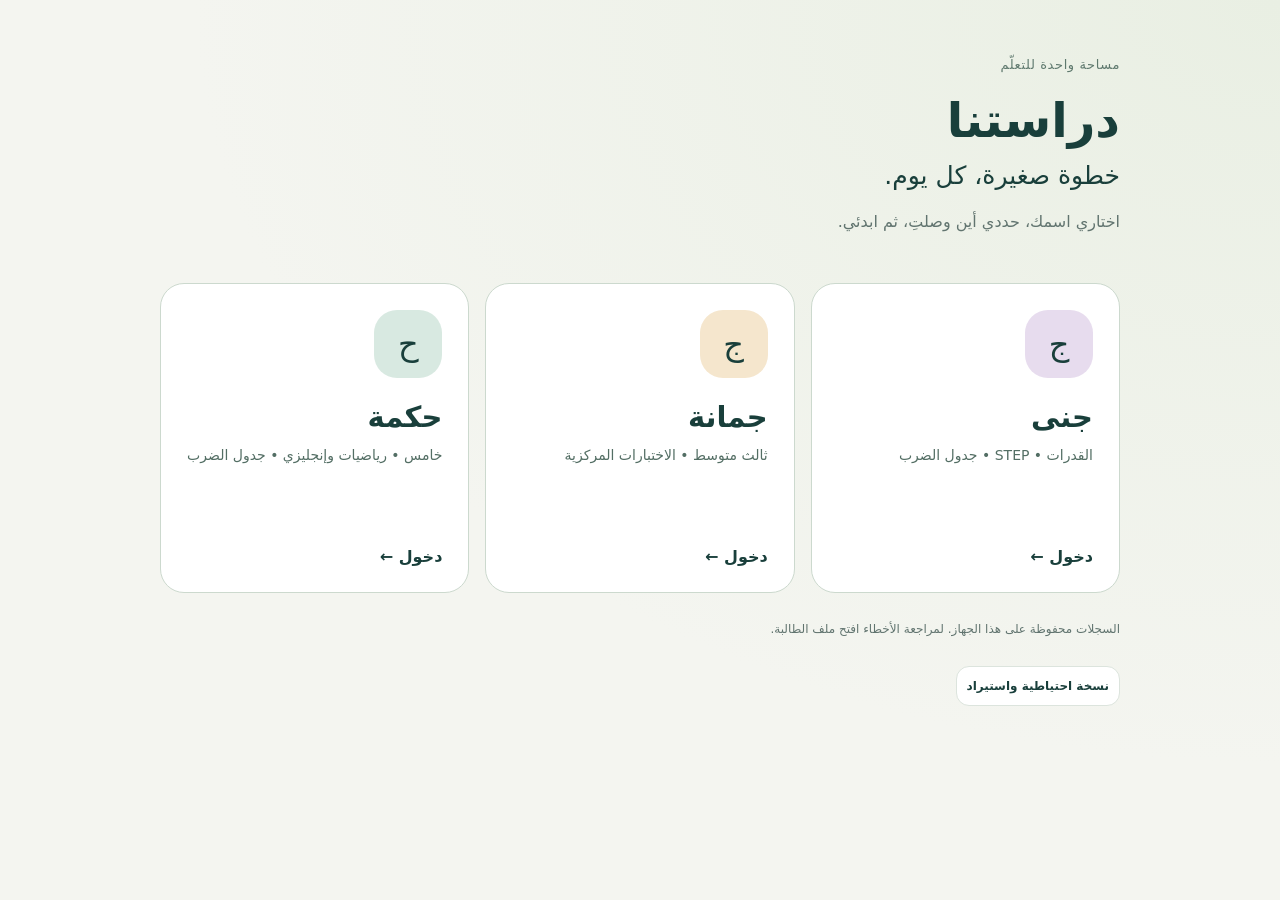
<file: study/modules/trainer/index.html>
<!doctype html>
<html lang="ar" dir="rtl">
<head>
  <meta charset="utf-8">
  <meta name="viewport" content="width=device-width,initial-scale=1,viewport-fit=cover">
  <meta name="theme-color" content="#102235">
  <meta name="apple-mobile-web-app-capable" content="yes">
  <meta name="apple-mobile-web-app-status-bar-style" content="black-translucent">
  <meta name="apple-mobile-web-app-title" content="تحدي القدرات">
  <title>تحدي القدرات و STEP</title>
  
  <link rel="icon" type="image/png" sizes="192x192" href="./icon-192.png">
  <link rel="apple-touch-icon" sizes="192x192" href="./icon-192.png">
  <style>
    :root{--bg:#07131e;--panel:#0d1d2b;--card:#122638;--line:#284156;--text:#f4f7fa;--muted:#a8b5c1;--accent:#4dc3ff;--good:#3ddc97;--bad:#ff6b78;--gold:#ffc857}
    *{box-sizing:border-box}
    body{margin:0;background:linear-gradient(180deg,#07131e,#0b1824);color:var(--text);font-family:Tahoma,Arial,sans-serif;min-height:100vh}
    button,input,select{font:inherit}
    button{cursor:pointer}
    .app{max-width:820px;margin:auto;padding:14px 14px 90px}
    .hero{padding:12px 2px 4px}
    .hero h1{font-size:24px;margin:0 0 5px}
    .hero p{margin:0;color:var(--muted);font-size:14px;line-height:1.7}
    .stats{display:grid;grid-template-columns:repeat(4,1fr);gap:8px;margin:14px 0}
    .stat{background:var(--panel);border:1px solid var(--line);border-radius:16px;padding:10px;text-align:center}
    .stat small{display:block;color:var(--muted);font-size:11px;margin-bottom:5px}
    .stat b{font-size:19px}
    .section-title{display:flex;align-items:end;justify-content:space-between;gap:10px;margin:18px 0 9px}
    .section-title h2{font-size:17px;margin:0}
    .section-title span{font-size:12px;color:var(--muted)}
    .modes{display:grid;grid-template-columns:repeat(2,1fr);gap:10px}
    .mode-card{min-height:108px;background:var(--card);border:1px solid var(--line);border-radius:18px;color:var(--text);padding:14px;text-align:right}
    .mode-card strong{display:block;font-size:18px;margin-bottom:6px}
    .mode-card span{font-size:12px;color:var(--muted);line-height:1.5}
    .mode-card.active{outline:2px solid var(--accent)}
    .panel{background:var(--panel);border:1px solid var(--line);border-radius:18px;padding:14px}
    .weak-row{padding:9px 0;border-bottom:1px solid rgba(255,255,255,.06)}
    .weak-row:last-child{border-bottom:0}
    .weak-line{display:flex;justify-content:space-between;gap:10px;font-size:13px}
    .weak-meta{font-size:10px;color:var(--muted);margin-top:4px}
    .meter{height:7px;background:#1a3143;border-radius:99px;overflow:hidden;margin-top:7px}
    .meter span{display:block;height:100%;background:var(--accent);border-radius:99px}
    .empty{color:var(--muted);font-size:13px;padding:10px 2px}
    .nav{position:fixed;left:0;right:0;bottom:0;background:rgba(7,19,30,.96);border-top:1px solid var(--line);display:grid;grid-template-columns:repeat(6,1fr);padding:7px max(10px,env(safe-area-inset-right)) calc(7px + env(safe-area-inset-bottom)) max(10px,env(safe-area-inset-left));z-index:20}
    .nav-btn{border:0;background:transparent;color:var(--muted);min-height:50px;border-radius:12px;font-size:12px}
    .nav-btn.active{background:#173047;color:white;font-weight:bold}
    .quiz-head{display:flex;justify-content:space-between;gap:10px;align-items:center;margin-bottom:10px}
    .badge{background:#173047;border:1px solid var(--line);border-radius:999px;padding:6px 10px;font-size:12px}
    .progress-track{height:8px;background:#1a3143;border-radius:99px;overflow:hidden;margin-bottom:16px}
    .progress-track span{display:block;height:100%;background:var(--accent)}
    #questionText{font-size:20px;line-height:1.8;margin:8px 0 14px}
    .answers{display:grid;gap:9px}
    .answer-btn{min-height:52px;border-radius:14px;border:1px solid var(--line);background:#0d2030;color:var(--text);padding:10px 13px;text-align:right}
    .answer-btn.correct{outline:2px solid var(--good);background:rgba(61,220,151,.1)}
    .answer-btn.wrong{outline:2px solid var(--bad);background:rgba(255,107,120,.1)}
    .feedback-good,.feedback-bad,.rule-box,.finish{margin-top:12px;padding:11px;border-radius:12px;line-height:1.7;font-size:13px}
    .feedback-good{background:rgba(61,220,151,.10);border:1px solid rgba(61,220,151,.35)}
    .feedback-bad{background:rgba(255,107,120,.10);border:1px solid rgba(255,107,120,.35)}
    .rule-box{background:#112b3f;border:1px solid var(--line)}
    .finish{background:rgba(255,200,87,.12);border:1px solid rgba(255,200,87,.35)}
    .quiz-actions{display:flex;gap:8px;margin-top:12px}
    .primary,.secondary,.danger{min-height:46px;border-radius:13px;padding:0 15px;font-weight:bold}
    .primary{flex:1;background:var(--accent);border:0;color:#022034}
    .secondary{background:transparent;border:1px solid var(--line);color:var(--text)}
    .danger{background:transparent;border:1px solid rgba(255,107,120,.5);color:#ff98a2}
    button:disabled{opacity:.45;cursor:default}
    .chips{display:flex;gap:7px;flex-wrap:wrap;margin-bottom:13px}
    .chip{background:transparent;border:1px solid var(--line);color:var(--text);min-height:39px;border-radius:999px;padding:0 12px;font-size:12px}
    .chip.active{background:#173047;outline:1px solid var(--accent)}
    .hint{font-size:12px;color:var(--muted);padding:5px 0}
    .word-tools{display:grid;grid-template-columns:1fr 130px;gap:8px;margin-bottom:10px}
    .word-tools input,.word-tools select{width:100%;min-height:46px;border-radius:12px;border:1px solid var(--line);background:#0a1a27;color:var(--text);padding:0 12px;font-size:16px}
    .table-wrap{overflow:auto;border:1px solid var(--line);border-radius:14px}
    table{width:100%;border-collapse:collapse;min-width:570px}
    th,td{padding:10px;border-bottom:1px solid var(--line);text-align:right;font-size:12px}
    th{position:sticky;top:0;background:#102638;color:#dbe8f1}
    tr:last-child td{border-bottom:0}
    .ltr{direction:ltr;text-align:left}
    .mistake-card{background:var(--card);border:1px solid var(--line);border-radius:14px;padding:12px;margin-bottom:9px;line-height:1.7;font-size:13px}
    .mistake-card small{display:block;color:var(--muted);margin-top:4px}
    .mini-label{color:var(--accent);font-size:11px;margin-bottom:5px}
    .study-grid{display:grid;grid-template-columns:1fr 1fr;gap:10px}
    .study-column h3{margin:0 0 9px;font-size:15px}
    .study-card{background:var(--card);border:1px solid var(--line);border-radius:15px;padding:12px;margin-bottom:8px}
    .study-card .word{font-size:20px;font-weight:bold;margin-bottom:5px}
    .study-card .meaning{font-size:13px;line-height:1.7}
    .study-card .meta{font-size:11px;color:var(--muted);line-height:1.6;margin-top:5px}
    .study-actions{display:flex;gap:8px;align-items:center;margin-top:12px;flex-wrap:wrap}
    .rule-tabs{display:grid;grid-template-columns:1fr 1fr;gap:8px;margin-bottom:12px}
    .rule-tab{min-height:44px;border-radius:12px;border:1px solid var(--line);background:transparent;color:var(--text);font-weight:bold}
    .rule-tab.active{background:#173047;outline:1px solid var(--accent)}
    .rule-item{border:1px solid var(--line);border-radius:14px;background:var(--panel);margin-bottom:9px;overflow:hidden}
    .rule-toggle{width:100%;min-height:52px;border:0;background:transparent;color:var(--text);padding:12px 14px;display:flex;justify-content:space-between;gap:10px;text-align:right;font-weight:bold}
    .rule-toggle span:last-child{color:var(--accent)}
    .rule-body{padding:0 14px 14px;border-top:1px solid rgba(255,255,255,.05);line-height:1.8;font-size:13px}
    .rule-body .rule-summary{font-weight:bold;margin:10px 0}
    .formula{background:#0a1a27;border:1px solid var(--line);border-radius:10px;padding:9px;margin:9px 0;color:#dcebf5}
    .rule-body ul{margin:8px 0;padding-right:20px}
    .examples{display:grid;gap:7px;margin-top:10px}
    .example{background:#102638;border-radius:10px;padding:9px}
    [hidden]{display:none!important}
    @media(max-width:520px){
      .app{padding:10px 10px 86px}.hero h1{font-size:21px}.stats{grid-template-columns:repeat(2,1fr)}.modes{grid-template-columns:1fr}.mode-card{min-height:82px}.word-tools{grid-template-columns:1fr}.quiz-actions{flex-wrap:wrap}.secondary{flex:1}.study-grid{grid-template-columns:1fr}.nav-btn{font-size:10px;padding:2px}.nav{grid-template-columns:repeat(6,1fr)}
    }
  </style>
<script src="../bridge.js"></script></head>
<body>
  <main class="app">
    <header class="hero">
      <h1>تحدي القدرات و STEP</h1>
      <p>تدريب يومي ذكي على STEP واللفظي والكمي، مع إعادة المهارات الأضعف تلقائيًا.</p>
    </header>

    <section class="stats">
      <div class="stat"><small>النقاط</small><b id="scoreValue">0</b></div>
      <div class="stat"><small>السلسلة</small><b id="streakValue">0</b></div>
      <div class="stat"><small>الدقة</small><b id="accuracyValue">0٪</b></div>
      <div class="stat"><small>تدريب اليوم</small><b id="dailyValue">0 / 20</b></div>
    </section>

    <section id="homeView" class="view">
      <div class="section-title"><h2>ابدئي التدريب</h2><span>اختاري مسارًا أو التدريب الذكي</span></div>
      <div class="modes">
        <button class="mode-card" data-mode="daily"><strong>🎯 تدريب اليوم</strong><span>20 سؤالًا تتغير نسبها تلقائيًا حسب الأخطاء ونقاط الضعف.</span></button>
        <button class="mode-card" data-mode="step"><strong>🇬🇧 STEP</strong><span>الأزمنة، since/for، اختيار الزمن، والمبني للمجهول.</span></button>
        <button class="mode-card" data-mode="verbal"><strong>🧠 اللفظي</strong><span>معاني ومرادفات وأضداد باللغة الإنجليزية والعربية.</span></button>
        <button class="mode-card" data-mode="quant"><strong>🔢 الكمي</strong><span>النسب، الخصم، الربح، الإحصاء، المعادلات، الكسور والسرعة.</span></button>
      </div>

      <div class="section-title"><h2>بنك الكلمات</h2><span><b id="wordCount">0</b> كلمة</span></div>
      <div class="panel">
        <div style="display:flex;justify-content:space-between;gap:10px"><span>كلمات شوهدت أثناء التدريب</span><b id="seenWords">0</b></div>
      </div>

      <div class="section-title"><h2>أضعف المهارات</h2><span>تتحدث بعد كل إجابة</span></div>
      <div class="panel" id="weakList"></div>
    </section>

    <section id="quizView" class="view" hidden>
      <div id="skillButtons" class="chips"></div>
      <div class="panel">
        <div class="quiz-head">
          <div style="display:flex;gap:6px;flex-wrap:wrap"><span id="questionCategory" class="badge"></span><span id="questionSkill" class="badge"></span></div>
          <b id="progressText">1 / 20</b>
        </div>
        <div class="progress-track"><span id="progressBar" style="width:5%"></span></div>
        <div id="questionText"></div>
        <div id="answers" class="answers"></div>
        <div id="feedback" aria-live="polite"></div>
        <div class="quiz-actions">
          <button id="nextBtn" class="primary" disabled>السؤال التالي</button>
          <button id="ruleBtn" class="secondary" disabled>اشرح القاعدة</button>
        </div>
      </div>
    </section>

    <section id="wordsView" class="view" hidden>
      <div class="section-title"><h2>بنك الكلمات</h2><span id="bankCount"></span></div>
      <div class="word-tools">
        <input id="wordSearch" type="search" placeholder="ابحثي عن كلمة أو معنى أو مرادف...">
        <select id="wordLang" aria-label="لغة الكلمات">
          <option value="all">العربي + English</option>
          <option value="en">English</option>
          <option value="ar">العربي</option>
        </select>
      </div>
      <div class="table-wrap">
        <table>
          <thead><tr><th>الكلمة</th><th>المعنى</th><th>المرادف</th><th>الضد</th></tr></thead>
          <tbody id="wordRows"></tbody>
        </table>
      </div>
      <div id="bankLimitNote" class="hint"></div>
    </section>


    <section id="studyView" class="view" hidden>
      <div class="section-title"><h2>6 كلمات للحفظ</h2><span>3 عربي + 3 English</span></div>
      <div class="study-grid">
        <div class="study-column">
          <h3>العربية</h3>
          <div id="studyArabic"></div>
        </div>
        <div class="study-column">
          <h3>English</h3>
          <div id="studyEnglish"></div>
        </div>
      </div>
      <div class="study-actions">
        <button id="masterWordsBtn" class="primary">✓ حفظت هذه الكلمات — أعطني غيرها</button>
        <span class="hint">المجموعات المنجزة: <b id="masteredBatchCount">0</b></span>
      </div>
    </section>

    <section id="rulesView" class="view" hidden>
      <div class="section-title"><h2>شرح القواعد</h2><span>اضغطي اسم القاعدة لفتح الشرح</span></div>
      <div class="rule-tabs">
        <button id="englishRulesTab" class="rule-tab active">قواعد الإنجليزية</button>
        <button id="quantRulesTab" class="rule-tab">قواعد الكمي</button>
      </div>
      <div id="rulesList"></div>
    </section>

    <section id="mistakesView" class="view" hidden>
      <div class="section-title"><h2>دفتر الأخطاء</h2><span>آخر 30 خطأ</span></div>
      <div id="mistakeList"></div>
    </section>

    <section id="settingsView" class="view" hidden>
      <div class="section-title"><h2>البيانات</h2><span>محفوظة على هذا الجهاز</span></div>
      <div class="panel">
        <p class="hint">النقاط ونقاط الضعف والأخطاء تحفظ تلقائيًا في المتصفح، وتبقى عند فتح الموقع لاحقًا على نفس الجهاز.</p>
        <button id="resetBtn" class="danger">مسح التقدم من هذا الجهاز</button>
      </div>
    </section>
  </main>

  <nav class="nav" aria-label="التنقل">
    <button class="nav-btn active" data-view="home">الرئيسية</button>
    <button class="nav-btn" data-view="study">حفظ كلمات</button>
    <button class="nav-btn" data-view="rules">القواعد</button>
    <button class="nav-btn" data-view="words">البنك</button>
    <button class="nav-btn" data-view="mistakes">الأخطاء</button>
    <button class="nav-btn" data-view="settings">الإعدادات</button>
  </nav>

  <script src="./data.js"></script>
  <script src="./rules.js"></script>
  <script src="./app.js"></script>
</body>
</html>
</file>
<file: study/unified.css>
:root{--bg:#f4f5f0;--text:#193f3b;--muted:#61746f;--blue:#24695f;--green:#28764e;--violet:#705291;--line:#dce4dd;--shadow:0 8px 26px #193f3b08}body{background:radial-gradient(ellipse at top right,#e9efe3,transparent 60%),var(--bg)}.app{max-width:1000px;padding:24px 20px 60px}h1,h2,h3{line-height:1.5}h2{font-size:21px;margin:6px 0 12px}p{line-height:1.8}.welcome{padding:30px 0}.eyebrow{font-size:13px;color:#5f796e;letter-spacing:.6px}.welcome h1{font-size:48px;line-height:1.25;margin:17px 0}.welcome h1 span{display:block;font-size:25px;font-weight:500;margin-top:10px}.welcome p{color:var(--muted)}.profile-grid{display:grid;grid-template-columns:repeat(3,1fr);gap:16px}.profile-card{display:flex;flex-direction:column;align-items:flex-start;text-align:right;padding:26px;border:1px solid #ccd9ce;border-radius:24px;background:#fff;min-height:310px;color:var(--text);transition:transform .2s}.profile-card:hover{transform:translateY(-4px)}.avatar{display:grid;place-items:center;width:68px;height:68px;border-radius:23px;background:#e7dcee;font-size:32px}.tone1 .avatar{background:#f5e6cd}.tone2 .avatar{background:#d8e9e1}.profile-name{font-size:29px;font-weight:800;margin-top:22px}.profile-description{font-size:14px;line-height:1.9;margin:8px 0;color:#536e64}.profile-arrow{margin-top:auto;font-weight:700;padding-top:20px}.footer-note{font-size:12px;color:var(--muted);line-height:1.9;margin:25px 0}.card{border-radius:20px;padding:22px}.subject .btn{display:block;width:100%;margin-top:12px}.hero{border-color:#ceded2}.hero p{margin-bottom:0}.mini-stats{margin:0 0 18px}.mini-stats .stat{background:#fff}.stat b{font-size:24px;margin-top:5px}.stat span{font-size:12px}.weekly{display:flex;align-items:center;justify-content:space-between;gap:18px;background:#e9efe4}.weekly p{margin-bottom:0}.error-card{padding:18px 0;border-bottom:1px solid var(--line);overflow-wrap:anywhere}.error-card p{margin:7px 0}.error-card small{font-size:11px;color:var(--muted)}.btn{min-height:44px}.btn.sm{min-height:40px}select{min-height:50px;font-size:16px}.field label{font-size:15px}#moduleFrame{width:100%;height:calc(100dvh - 120px);min-height:550px;border:1px solid var(--line);border-radius:18px;background:white}.answer,.qtext{overflow-wrap:anywhere}.top{gap:16px}.pill{background:#e8eee8;color:#385e51}@media(max-width:650px){.app{padding:16px 14px 40px}.welcome{padding:15px 0}.welcome h1{font-size:39px}.welcome h1 span{font-size:22px}.profile-grid{grid-template-columns:1fr}.profile-card{min-height:0;padding:20px;display:grid;grid-template-columns:56px 1fr;column-gap:15px}.avatar{grid-row:1/4;width:56px;height:56px;font-size:27px;border-radius:18px}.profile-name{font-size:25px;margin-top:0}.profile-description{margin:5px 0}.profile-arrow{grid-column:2;padding-top:5px}.mini-stats{grid-template-columns:repeat(3,minmax(0,1fr))!important;gap:6px}.stat{padding:10px}.stat b{font-size:21px}.card{padding:18px}.weekly{display:block}.weekly .btn{margin-top:12px}.row .btn{max-width:100%}.brand{font-size:21px}#moduleFrame{height:calc(100dvh - 110px);min-height:520px}}
</file>
